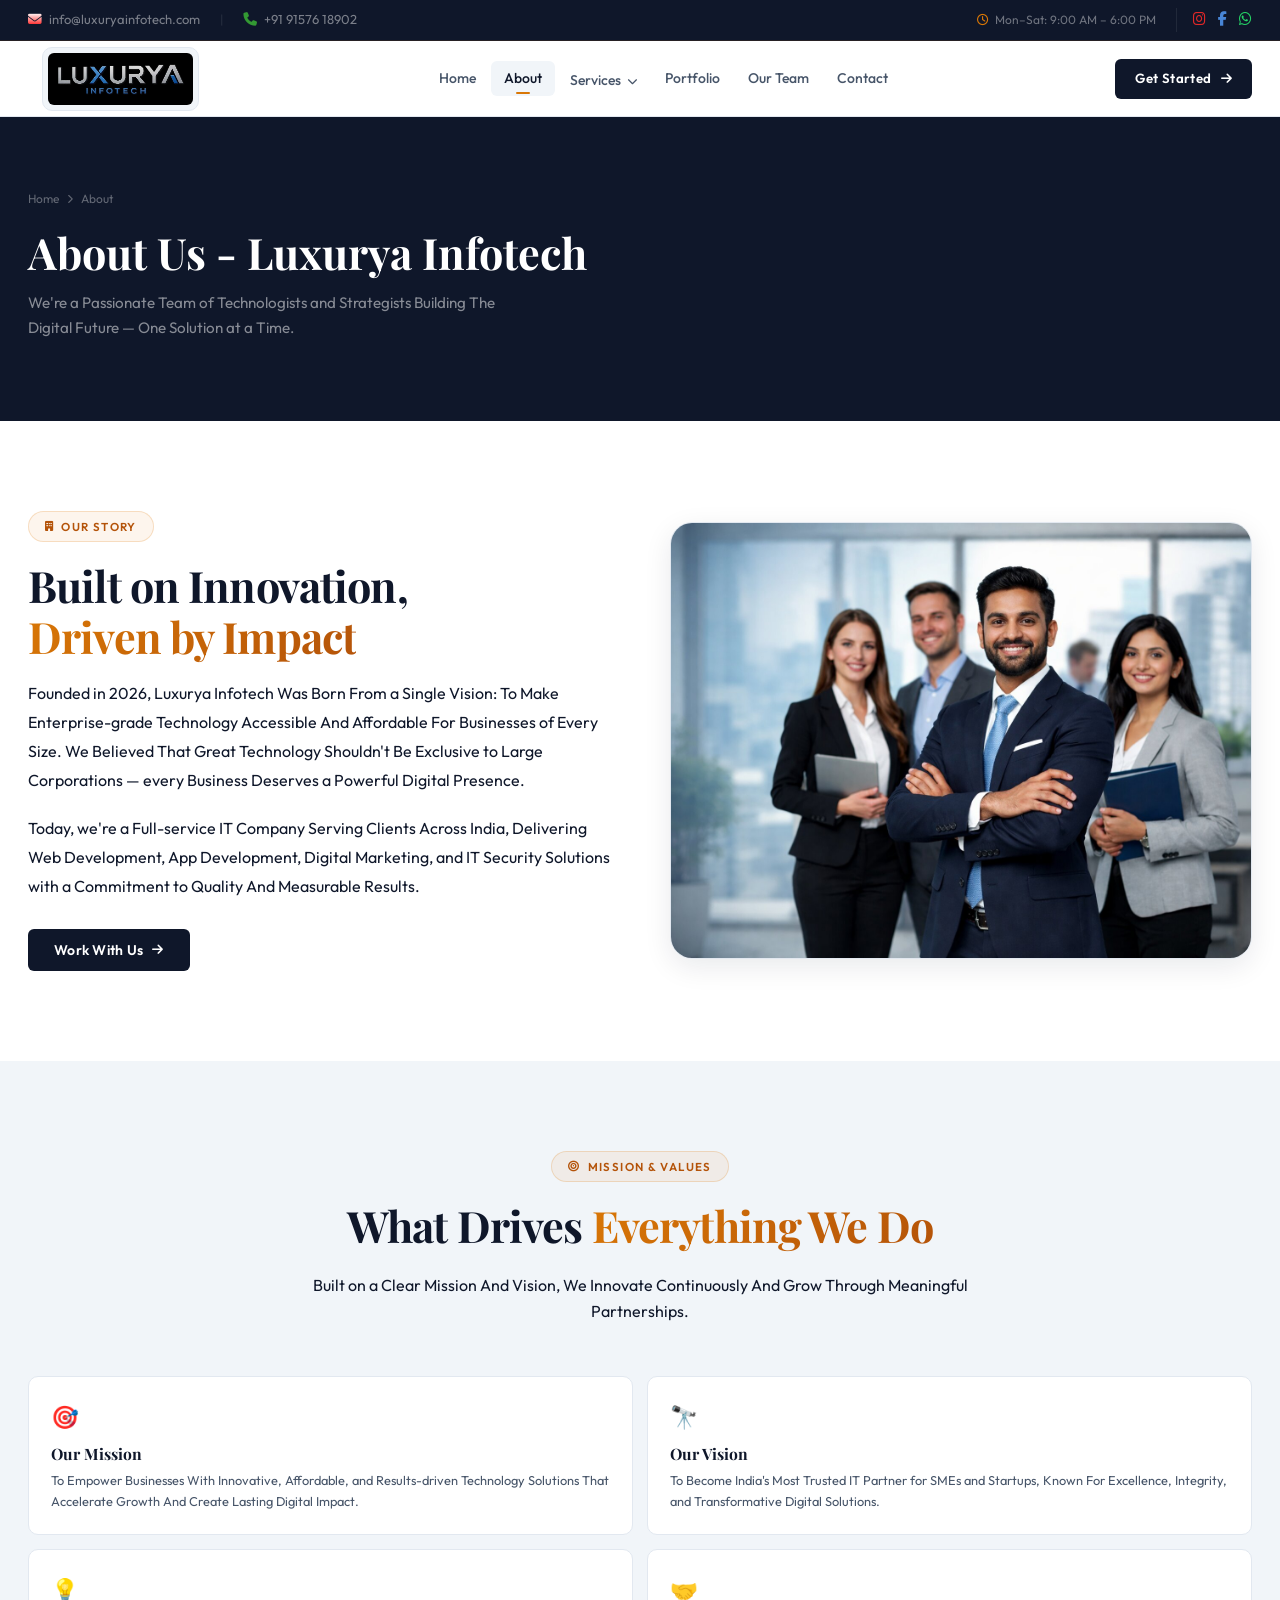
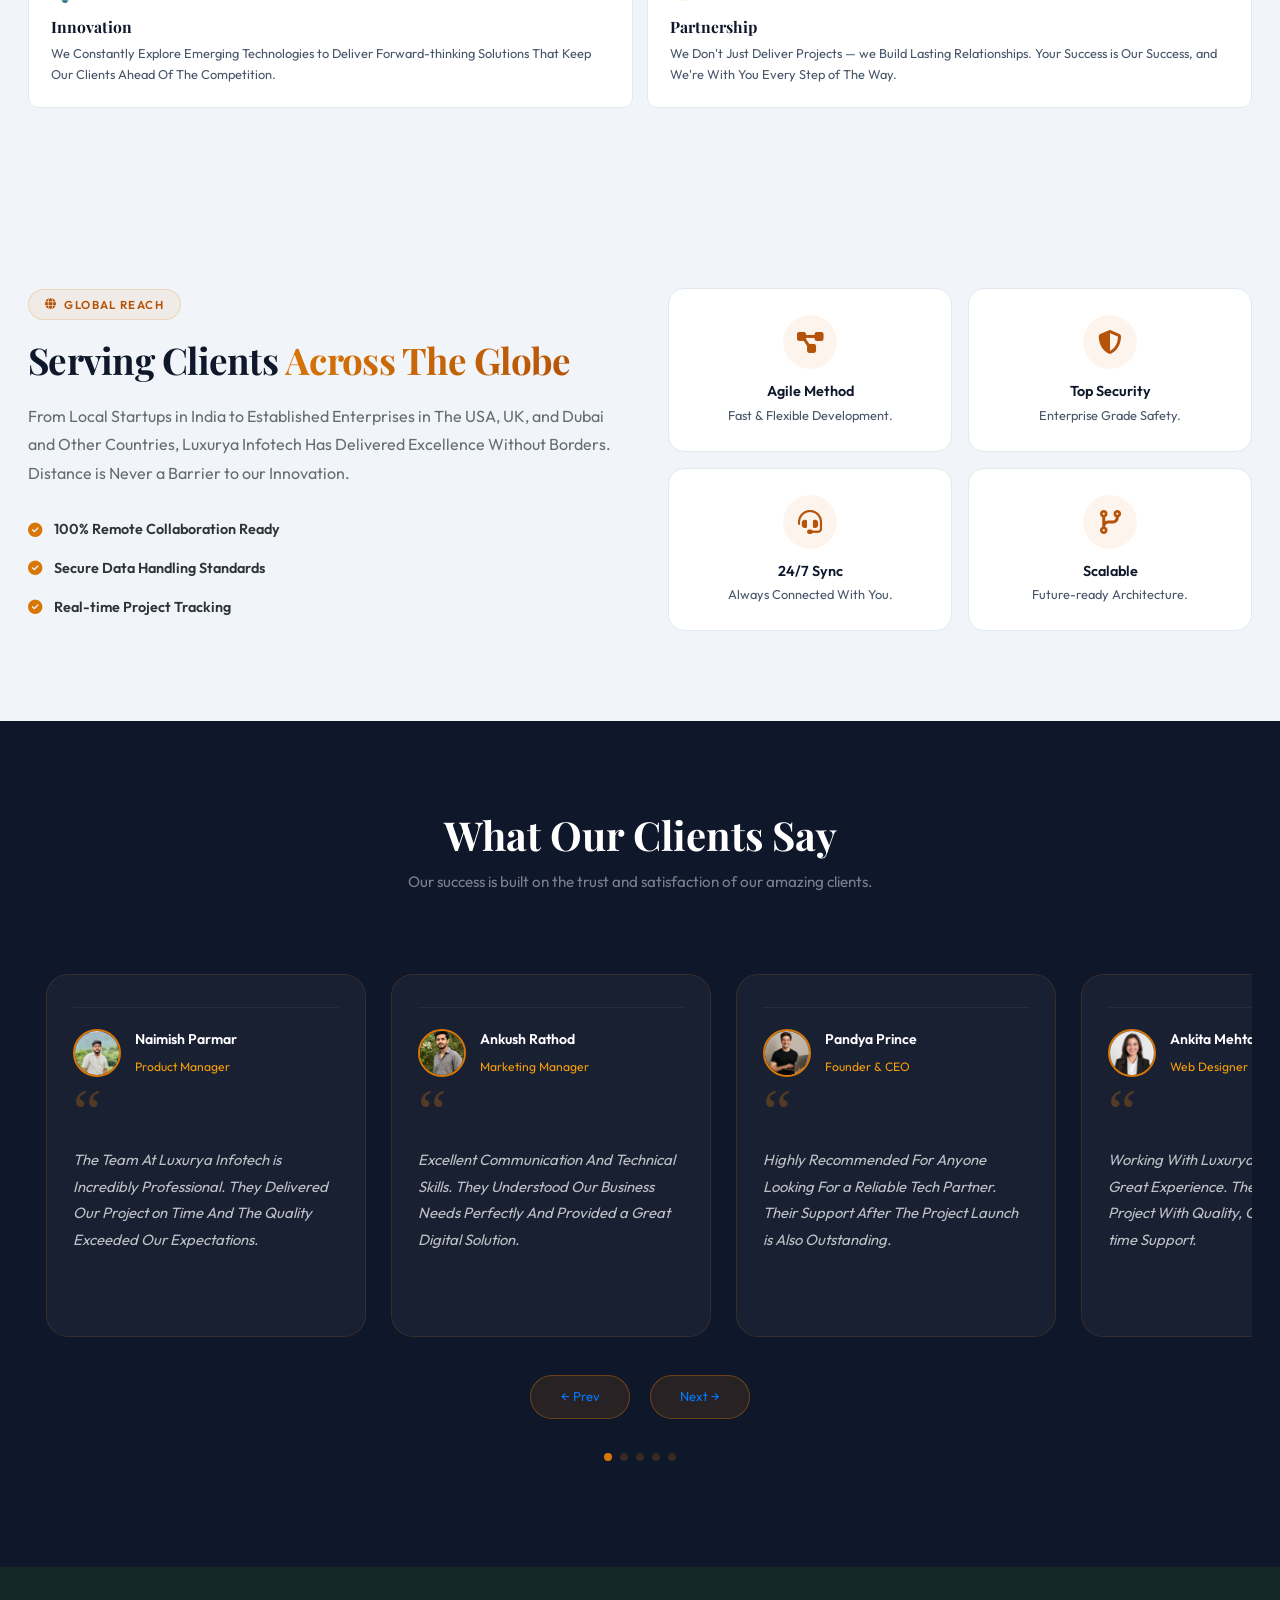
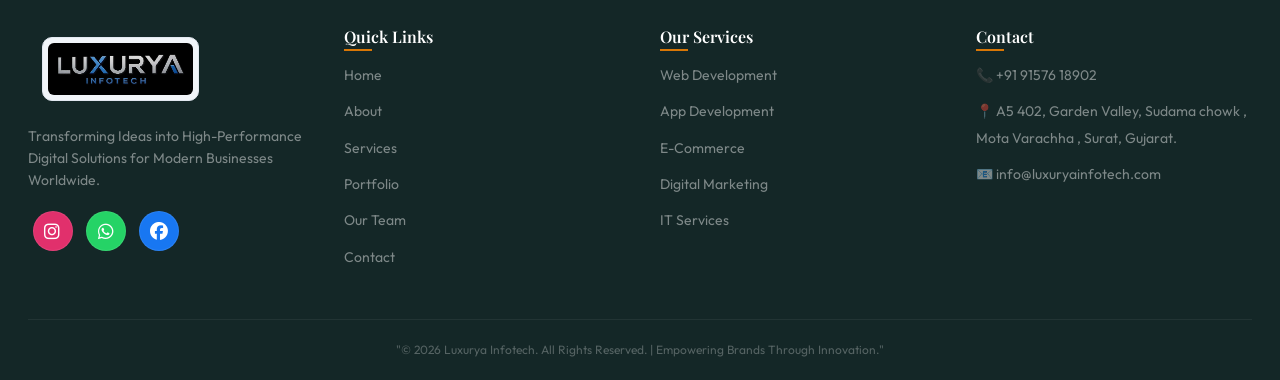
<file: about.html>
<!doctype html>
<html lang="en">
  <head>
    <meta charset="UTF-8" />
    <meta name="viewport" content="width=device-width, initial-scale=1.0" />

    <title>About | Luxurya Infotech</title>

    <meta
      name="description"
      content="Luxurya Infotech is a leading web development company in Surat offering For A New Project, mobile apps, UI/UX design, and digital marketing services across India."
    />
    <meta
      name="keywords"
      content="Luxurya Infotech, web development company Surat, MERN stack developer India, app development company, digital marketing services India"
    />
    <meta name="robots" content="index, follow" />
    <meta name="author" content="Luxurya Infotech" />
    <link rel="canonical" href="https://www.luxuryainfotech.com/" />

    <!-- Favicon (use your own domain) -->
    <link
      rel="icon"
      type="image/jpg"
      href="https://www.luxuryainfotech.com/images/logo.jpg"
    />

    <!-- Theme -->
    <meta name="theme-color" content="#0f172a" />

    <!-- Open Graph -->
    <meta property="og:site_name" content="Luxurya Infotech" />
    <meta property="og:type" content="website" />
    <meta property="og:url" content="https://www.luxuryainfotech.com/" />
    <meta
      property="og:image"
      content="https://www.luxuryainfotech.com/images/logo.jpg"
    />
    <meta
      property="og:image"
      content="https://www.luxuryainfotech.com/images/og-banner.jpg"
    />
    <meta
      property="og:title"
      content="Best Web Development Company in Surat | Luxurya Infotech"
    />
    <meta
      property="og:description"
      content="Professional web development, app development & digital marketing services to grow your business."
    />
    <meta
      property="og:image"
      content="https://www.luxuryainfotech.com/images/logo.jpg"
    />

    <!-- Twitter -->
    <meta name="twitter:card" content="summary_large_image" />
    <meta
      name="twitter:title"
      content="Luxurya Infotech - IT Solutions Company"
    />
    <meta
      name="twitter:description"
      content="Grow your business with modern web & app solutions."
    />
    <meta
      name="twitter:image"
      content="https://www.luxuryainfotech.com/images/logo.jpg"
    />

    <!-- Local SEO -->
    <meta name="geo.region" content="IN-GJ" />
    <meta name="geo.placename" content="Surat" />
    <meta name="geo.position" content="21.1702;72.8311" />
    <meta name="ICBM" content="21.1702, 72.8311" />

    <!-- Fonts & CSS -->
    <link rel="preconnect" href="https://fonts.googleapis.com" />
    <link rel="preconnect" href="https://fonts.gstatic.com" crossorigin />
    <link
      href="https://fonts.googleapis.com/css2?family=Plus+Jakarta+Sans:wght@300;400;500;600;700&display=swap"
      rel="stylesheet"
    />
    <link
      rel="stylesheet"
      href="https://cdn.jsdelivr.net/npm/swiper@11/swiper-bundle.min.css"
    />
    <link
      rel="stylesheet"
      href="https://cdnjs.cloudflare.com/ajax/libs/font-awesome/6.5.0/css/all.min.css"
    />
    <script src="https://cdn.jsdelivr.net/npm/swiper@11/swiper-bundle.min.js"></script>
    <!-- Google tag (gtag.js) -->
    <script
      async
      src="https://www.googletagmanager.com/gtag/js?id=G-0WK9GT3Q1Q"
    ></script>
    <link rel="stylesheet" href="style.css" />
  </head>

  <body>
    <!-- TOP BAR -->
    <div class="top-bar">
      <div class="container">
        <div class="top-bar-inner">
          <div class="top-info">
            <a href="mailto:info@luxuryainfotech.com"
              ><i
                style="
                  background: linear-gradient(white, red);
                  -webkit-background-clip: text;
                  background-clip: text;
                  -webkit-text-fill-color: transparent;
                "
                class="fas fa-envelope"
              ></i>
              info@luxuryainfotech.com</a
            >
            <span class="separator">|</span>
            <a href="tel:+919274356862"
              ><i
                class="fas fa-phone-alt"
                style="transform: scaleX(-1); color: #339933"
              ></i>
              +91 91576 18902</a
            >
          </div>
          <div class="top-right">
            <span class="work-hours"
              ><i class="far fa-clock"></i> Mon–Sat: 9:00 AM – 6:00 PM</span
            >
            <div class="top-socials">
              <a href="https://www.instagram.com/luxuryainfotech/"
                ><i style="color: rgb(225, 40, 40)" class="fab fa-instagram"></i
              ></a>
              <a href="https://www.facebook.com/profile.php?id=61570994831835"
                ><i style="color: #4886d7" class="fab fa-facebook-f"></i
              ></a>
              <a href="https://wa.me/919274356862"
                ><i style="color: #25d366" class="fab fa-whatsapp"></i
              ></a>
            </div>
          </div>
        </div>
      </div>
    </div>

    <!-- NAVBAR -->
    <nav id="navbar">
      <div class="container">
        <div class="nav-inner">
          <a class="nav-logo" href="index.html">
            <div class="logo-mark">
              <img src="images/logo.jpg" alt="Luxurya Infotech" />
            </div>
          </a>
          <div class="nav-links">
            <a class="nav-link" href="index.html" data-page="home">Home</a>
            <a class="nav-link" href="about.html" data-page="about">About</a>
            <div class="nav-dropdown">
              <a class="nav-link" href="services.html" data-page="services"
                >Services
                <i
                  class="fas fa-chevron-down"
                  style="font-size: 0.65rem; margin-left: 3px"
                ></i
              ></a>
              <div class="nav-dropdown-menu">
                <div
                  class="dropdown-item"
                  onclick="location.href = 'services.html#web'"
                >
                  <i class="fas fa-globe"></i> Web Development
                </div>
                <div
                  class="dropdown-item"
                  onclick="location.href = 'services.html#app'"
                >
                  <i class="fas fa-mobile-alt"></i> App Development
                </div>
                <div
                  class="dropdown-item"
                  onclick="location.href = 'services.html#ecommerce'"
                >
                  <i class="fas fa-shopping-cart"></i> E-Commerce Systems
                </div>
                <div
                  class="dropdown-item"
                  onclick="location.href = 'services.html#digital'"
                >
                  <i class="fas fa-chart-line"></i> Digital Marketing & SEO
                </div>
                <div
                  class="dropdown-item"
                  onclick="location.href = 'services.html#it'"
                >
                  <i class="fas fa-shield-alt"></i> IT Support & Security
                </div>
              </div>
            </div>
            <a class="nav-link" href="portfolio.html" data-page="portfolio"
              >Portfolio</a
            >
            <a class="nav-link" href="team.html" data-page="team">Our Team</a>
            <a class="nav-link" href="contact.html" data-page="contact"
              >Contact</a
            >
          </div>
          <a class="btn btn-primary nav-cta" href="contact.html"
            >Get Started <i class="fas fa-arrow-right"></i
          ></a>
          <button class="hamburger" aria-label="Menu">
            <span></span><span></span><span></span>
          </button>
        </div>
      </div>
    </nav>
    <div class="mobile-menu" id="mobileMenu">
      <a class="mobile-nav-link" href="index.html"
        ><i class="fas fa-home" style="color: #61dafb"></i> Home</a
      >
      <a class="mobile-nav-link" href="about.html"
        ><i class="fas fa-user" style="color: #61dafb"></i> About</a
      >
      <a class="mobile-nav-link" href="services.html"
        ><i class="fas fa-cogs" style="color: #61dafb"></i> Services</a
      >
      <a class="mobile-nav-link" href="portfolio.html"
        ><i class="fas fa-briefcase" style="color: #61dafb"></i> Portfolio</a
      >
      <a class="mobile-nav-link" href="team.html"
        ><i class="fas fa-users" style="color: #61dafb"></i> Our Team</a
      >
      <a class="mobile-nav-link" href="contact.html"
        ><i class="fas fa-envelope" style="color: #61dafb"></i> Contact</a
      >
    </div>

    <section class="page-hero">
      <div class="page-hero-bg"></div>
      <div class="container">
        <div class="breadcrumb">
          <span onclick="showPage('home')"><a href="index.html">Home</a></span
          ><i class="fas fa-chevron-right"></i><span>About</span>
        </div>
        <h1>About Us - Luxurya Infotech</h1>
        <p>
          We're a Passionate Team of Technologists and Strategists Building The
          Digital Future — One Solution at a Time.
        </p>
      </div>
    </section>

    <section class="section">
      <div class="container">
        <div class="about-intro">
          <div class="fade-in">
            <div class="eyebrow"><i class="fas fa-building"></i> Our Story</div>
            <h2 class="section-title">
              Built on Innovation,<br /><span class="hl">Driven by Impact</span>
            </h2>
            <p
              style="color: var(--text2); line-height: 1.8; margin-bottom: 20px"
            >
              Founded in 2026, Luxurya Infotech Was Born From a Single Vision:
              To Make Enterprise-grade Technology Accessible And Affordable For
              Businesses of Every Size. We Believed That Great Technology
              Shouldn't Be Exclusive to Large Corporations — every Business
              Deserves a Powerful Digital Presence.
            </p>
            <p style="color: var(--text2); line-height: 1.8">
              Today, we're a Full-service IT Company Serving Clients Across
              India, Delivering Web Development, App Development, Digital
              Marketing, and IT Security Solutions with a Commitment to Quality
              And Measurable Results.
            </p>
            <a href="contact.html"
              ><button
                class="btn btn-primary"
                style="margin-top: 28px"
                onclick="showPage('contact')"
              >
                Work With Us <i class="fas fa-arrow-right"></i></button
            ></a>
          </div>
          <div class="fade-in">
            <div class="about-intro-img">
              <div class="placeholder-art">
                <img src="images/about-us.jpg" alt="text" />
              </div>
            </div>
          </div>
        </div>
      </div>
    </section>

    <!-- Mission & Values -->
    <section class="section section-alt">
      <div class="container">
        <div class="section-header centered fade-in">
          <div class="eyebrow">
            <i class="fas fa-bullseye"></i>Mission & Values
          </div>
          <h2 class="section-title">
            What Drives <span class="hl">Everything We Do</span>
          </h2>
          <p style="max-width: 700px; margin: 20px auto">
            Built on a Clear Mission And Vision, We Innovate Continuously And
            Grow Through Meaningful Partnerships.
          </p>
        </div>
        <div class="about-values fade-in">
          <div class="mv-card">
            <div class="mv-icon">🎯</div>
            <h3>Our Mission</h3>
            <p>
              To Empower Businesses With Innovative, Affordable, and
              Results-driven Technology Solutions That Accelerate Growth And
              Create Lasting Digital Impact.
            </p>
          </div>
          <div class="mv-card">
            <div class="mv-icon">🔭</div>
            <h3>Our Vision</h3>
            <p>
              To Become India's Most Trusted IT Partner for SMEs and Startups,
              Known For Excellence, Integrity, and Transformative Digital
              Solutions.
            </p>
          </div>
          <div class="mv-card">
            <div class="mv-icon">💡</div>
            <h3>Innovation</h3>
            <p>
              We Constantly Explore Emerging Technologies to Deliver
              Forward-thinking Solutions That Keep Our Clients Ahead Of The
              Competition.
            </p>
          </div>
          <div class="mv-card">
            <div class="mv-icon">🤝</div>
            <h3>Partnership</h3>
            <p>
              We Don't Just Deliver Projects — we Build Lasting Relationships.
              Your Success is Our Success, and We're With You Every Step of The
              Way.
            </p>
          </div>
        </div>
      </div>
    </section>

    <section class="section section-alt section-global" style="padding: 90px 0">
      <div class="container">
        <div class="global-flex">
          <div class="global-content fade-in">
            <div class="eyebrow"><i class="fas fa-globe"></i> Global Reach</div>
            <h2 class="section-title">
              Serving Clients <span class="hl">Across The Globe</span>
            </h2>
            <p style="color: #636e72; line-height: 1.8; margin-top: 20px">
              From Local Startups in India to Established Enterprises in The
              USA, UK, and Dubai and Other Countries, Luxurya Infotech Has
              Delivered Excellence Without Borders. Distance is Never a Barrier
              to our Innovation.
            </p>

            <ul
              class="success-list"
              style="list-style: none; padding: 0; margin-top: 30px"
            >
              <li
                style="
                  margin-bottom: 15px;
                  display: flex;
                  align-items: center;
                  gap: 12px;
                  color: #2d3436;
                  font-weight: 600;
                "
              >
                <i class="fas fa-check-circle"></i> 100% Remote Collaboration
                Ready
              </li>
              <li
                style="
                  margin-bottom: 15px;
                  display: flex;
                  align-items: center;
                  gap: 12px;
                  color: #2d3436;
                  font-weight: 600;
                "
              >
                <i class="fas fa-check-circle"></i> Secure Data Handling
                Standards
              </li>
              <li
                style="
                  display: flex;
                  align-items: center;
                  gap: 12px;
                  color: #2d3436;
                  font-weight: 600;
                "
              >
                <i class="fas fa-check-circle"></i> Real-time Project Tracking
              </li>
            </ul>
          </div>

          <div class="global-cards fade-in">
            <div class="mini-stat-card">
              <i class="fas fa-project-diagram"></i>
              <h4>Agile Method</h4>
              <p>Fast & Flexible Development.</p>
            </div>

            <div class="mini-stat-card">
              <i class="fas fa-shield-alt"></i>
              <h4>Top Security</h4>
              <p>Enterprise Grade Safety.</p>
            </div>

            <div class="mini-stat-card">
              <i class="fas fa-headset"></i>
              <h4>24/7 Sync</h4>
              <p>Always Connected With You.</p>
            </div>

            <div class="mini-stat-card">
              <i class="fas fa-code-branch"></i>
              <h4>Scalable</h4>
              <p>Future-ready Architecture.</p>
            </div>
          </div>
        </div>
      </div>
    </section>

    <!-- CLIENT SECTION -->
    <section class="testimonial-section">
      <div class="container">
        <div class="section-header">
          <h2>What Our Clients Say</h2>
          <p>
            Our success is built on the trust and satisfaction of our amazing
            clients.
          </p>
        </div>

        <div class="swiper testimonial-swiper">
          <div class="swiper-wrapper">
            <div class="swiper-slide">
              <div class="testimonial-card">
                <div class="client-info">
                  <img
                    src="images/naimish-img-1.jpg"
                    alt="Naimish Parmar"
                    class="client-img"
                  />
                  <div class="client-details">
                    <span class="client-name">Naimish Parmar</span>
                    <span class="client-role">Product Manager</span>
                  </div>
                </div>
                <div class="quote-icon">“</div>
                <p class="review-text">
                  The Team At Luxurya Infotech is Incredibly Professional. They
                  Delivered Our Project on Time And The Quality Exceeded Our
                  Expectations.
                </p>
              </div>
            </div>

            <div class="swiper-slide">
              <div class="testimonial-card">
                <div class="client-info">
                  <img
                    src="images/ankush-img-1.jpg"
                    alt="Ankush Rathod"
                    class="client-img"
                  />
                  <div class="client-details">
                    <span class="client-name">Ankush Rathod</span>
                    <span class="client-role">Marketing Manager</span>
                  </div>
                </div>
                <div class="quote-icon">“</div>
                <p class="review-text">
                  Excellent Communication And Technical Skills. They Understood
                  Our Business Needs Perfectly And Provided a Great Digital
                  Solution.
                </p>
              </div>
            </div>

            <div class="swiper-slide">
              <div class="testimonial-card">
                <div class="client-info">
                  <img
                    src="images/prince-img-1.jpg"
                    alt="Prince Pandya"
                    class="client-img"
                  />
                  <div class="client-details">
                    <span class="client-name">Pandya Prince</span>
                    <span class="client-role">Founder & CEO</span>
                  </div>
                </div>
                <div class="quote-icon">“</div>
                <p class="review-text">
                  Highly Recommended For Anyone Looking For a Reliable Tech
                  Partner. Their Support After The Project Launch is Also
                  Outstanding.
                </p>
              </div>
            </div>

            <div class="swiper-slide">
              <div class="testimonial-card">
                <div class="client-info">
                  <img
                    src="images/ankita-img-1.jpg"
                    alt="Ankita Mehta"
                    class="client-img"
                  />
                  <div class="client-details">
                    <span class="client-name">Ankita Mehta</span>
                    <span class="client-role">Web Designer</span>
                  </div>
                </div>
                <div class="quote-icon">“</div>
                <p class="review-text">
                  Working With Luxurya Infotech Was a Great Experience. They
                  Delivered My Project With Quality, Creativity, and On-time
                  Support.
                </p>
              </div>
            </div>
            <div class="swiper-slide">
              <div class="testimonial-card">
                <div class="client-info">
                  <img
                    src="images/drashti-img-1.jpg"
                    alt="drashti trivedi"
                    class="client-img"
                  />
                  <div class="client-details">
                    <span class="client-name">Drashti Trivedi</span>
                    <span class="client-role">Jewelry Designer</span>
                  </div>
                </div>
                <div class="quote-icon">“</div>
                <p class="review-text">
                  Great Experience With Luxurya Infotech! They Delivered a
                  Modern, High-quality Website and Provided Excellent Support.
                  Highly Recommended.
                </p>
              </div>
            </div>
          </div>

          <div class="swiper-nav-wrapper">
            <div class="swiper-button-prev">← Prev</div>
            <div class="swiper-button-next">Next →</div>
          </div>
          <div class="swiper-pagination"></div>
        </div>
      </div>
    </section>

    <footer>
      <div class="container">
        <div class="footer-grid">
          <div class="footer-brand">
            <a class="nav-logo" href="index.html">
                <div class="logo-mark">
                  <img src="images/logo.jpg" alt="Luxurya Infotech" />
                </div>
              </a>
            <p>
               Transforming Ideas into High-Performance Digital Solutions for Modern Businesses Worldwide.
            </p>
            <div class="footer-social">
              <a
                href="https://www.instagram.com/luxuryainfotech"
                style="
                  display: inline-block;
                  width: 40px;
                  height: 40px;
                  line-height: 40px;
                  text-align: center;
                  border-radius: 50%;
                  background: #e1306c;
                  color: white;
                  margin: 5px;
                  font-size: 18px;
                "
              >
                <i style="margin-right:2px;" class="fab fa-instagram"></i>
              </a>

              <a
                href="https://wa.me/919157618902"
                style="
                  display: inline-block;
                  width: 40px;
                  height: 40px;
                  line-height: 40px;
                  text-align: center;
                  border-radius: 50%;
                  background: #25d366;
                  color: white;
                  margin: 5px;
                  font-size: 18px;
                "
              >
                <i class="fab fa-whatsapp"></i>
              </a>

              <a
                href="https://www.facebook.com/profile.php?id=61570994831835"
                style="
                  display: inline-block;
                  width: 40px;
                  height: 40px;
                  line-height: 40px;
                  text-align: center;
                  border-radius: 50%;
                  background: #1877f2;
                  color: white;
                  margin: 5px;
                  font-size: 18px;
                "
              >
                <i class="fab fa-facebook"></i>
              </a>
            </div>
          </div>
          <div class="footer-col">
            <h4>Quick Links</h4>
            <ul>
              <li>
                <span onclick="showPage('home')"
                  ><a href="index.html">Home</a></span
                >
              </li>
              <li>
                <span onclick="showPage('about')"
                  ><a href="about.html">About</a></span
                >
              </li>
              <li>
                <span onclick="showPage('services')"
                  ><a href="services.html">Services</a></span
                >
              </li>
              <li>
                <span onclick="showPage('portfolio')"
                  ><a href="portfolio.html">Portfolio</a></span
                >
              </li>
              <li>
                <span onclick="showPage('team')"
                  ><a href="team.html">Our Team</a></span
                >
              </li>
              <li>
                <span onclick="showPage('contact')"
                  ><a href="contact.html">Contact</a></span
                >
              </li>
            </ul>
          </div>
          <div class="footer-col">
            <h4>Our Services</h4>
            <ul>
              <li>
                <span onclick="showServiceDetail('web')"
                  ><a href="services.html#web">Web Development</a></span
                >
              </li>
              <li>
                <span onclick="showServiceDetail('app')"
                  ><a href="services.html#app">App Development</a></span
                >
              </li>
              <li>
                <span onclick="showServiceDetail('ecommerce')"
                  ><a href="services.html#ecommerce">E-Commerce</a></span
                >
              </li>
              <li>
                <span onclick="showServiceDetail('digital')"
                  ><a href="services.html#digital">Digital Marketing</a></span
                >
              </li>
              <li>
                <span onclick="showServiceDetail('it')"
                  ><a href="services.html#it">IT Services</a></span
                >
              </li>
            </ul>
          </div>
          <div class="footer-col">
            <h4>Contact</h4>
            <ul>
              <li>
                <span><a href="tel:+919274356862">📞 +91 91576 18902</a></span>
              </li>
              <li>
                <span
                  >📍 A5 402, Garden Valley, Sudama chowk , Mota Varachha ,
                  Surat, Gujarat.</span
                >
              </li>
              <li>
                <span
                  ><a href="mailto:info@luxuryainfotech.com"
                    >📧 info@luxuryainfotech.com</a
                  ></span
                >
              </li>
            </ul>
          </div>
        </div>
        <div class="footer-bottom">
          "© 2026 Luxurya Infotech. All Rights Reserved. | Empowering Brands
          Through Innovation."
        </div>
      </div>
    </footer>

    <script src="https://cdn.jsdelivr.net/npm/swiper@11/swiper-bundle.min.js"></script>
    <script src="script.js"></script>
  </body>
</html>
</file>
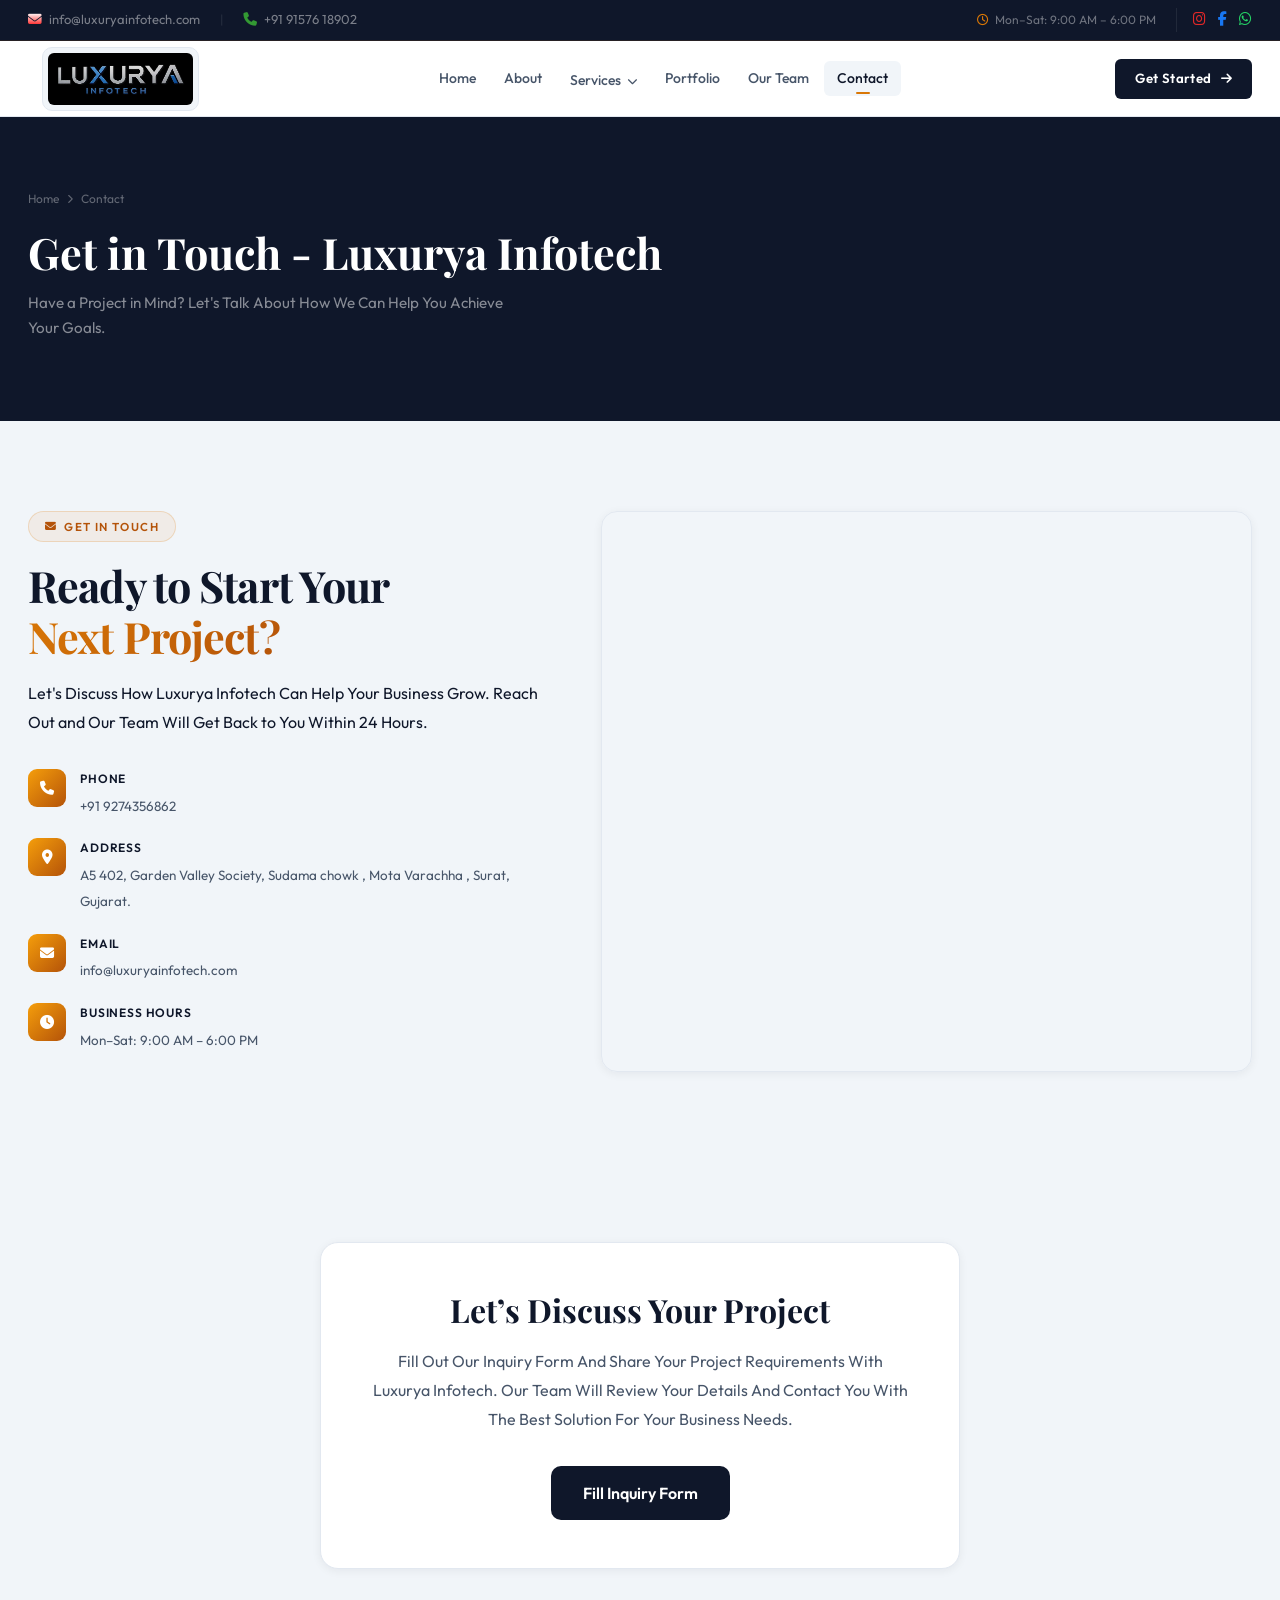
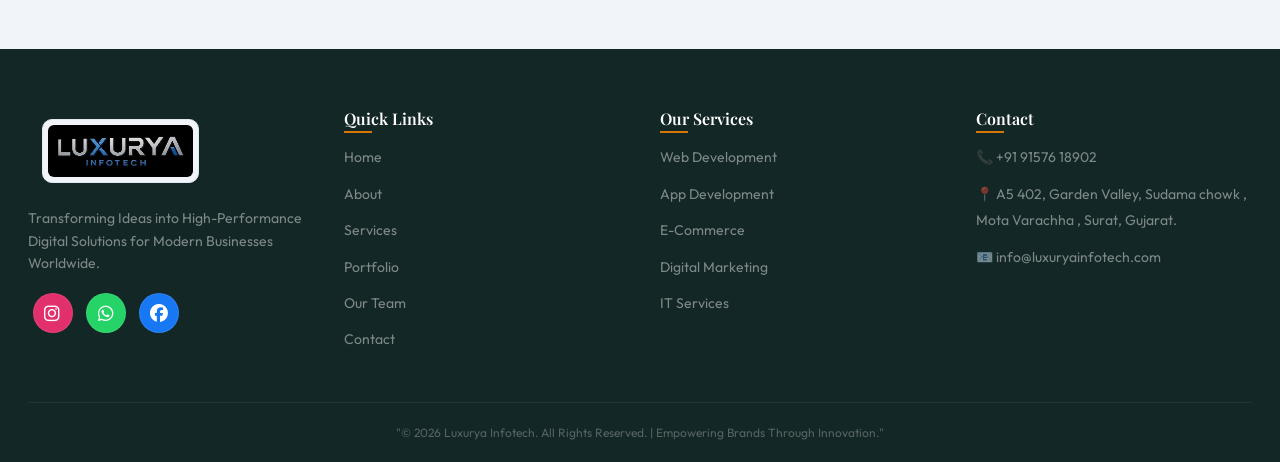
<file: contact.html>
<!doctype html>
<html lang="en">
  <head>
    <meta charset="UTF-8" />
    <meta name="viewport" content="width=device-width, initial-scale=1.0" />

    <title>Contact | Luxurya Infotech</title>

    <meta
      name="description"
      content="Luxurya Infotech is a leading web development company in Surat offering For A New Project, mobile apps, UI/UX design, and digital marketing services across India."
    />
    <meta
      name="keywords"
      content="Luxurya Infotech, web development company Surat, MERN stack development India, app development company, digital marketing services India"
    />
    <meta name="robots" content="index, follow" />
    <meta name="author" content="Luxurya Infotech" />
    <link rel="canonical" href="https://www.luxuryainfotech.com/" />

    <!-- Favicon (use your own domain) -->
    <link
      rel="icon"
      type="image/jpg"
      href="https://www.luxuryainfotech.com/images/logo.jpg"
    />

    <!-- Theme -->
    <meta name="theme-color" content="#0f172a" />

    <!-- Open Graph -->
    <meta property="og:site_name" content="Luxurya Infotech" />
    <meta property="og:type" content="website" />
    <meta property="og:url" content="https://www.luxuryainfotech.com/" />
    <meta
      property="og:image"
      content="https://www.luxuryainfotech.com/images/logo.jpg"
    />
    <meta
      property="og:image"
      content="https://www.luxuryainfotech.com/images/og-banner.jpg"
    />
    <meta
      property="og:title"
      content="Best Web Development Company in Surat | Luxurya Infotech"
    />
    <meta
      property="og:description"
      content="Professional web development, app development & digital marketing services to grow your business."
    />
    <meta
      property="og:image"
      content="https://www.luxuryainfotech.com/images/logo.jpg"
    />

    <!-- Twitter -->
    <meta name="twitter:card" content="summary_large_image" />
    <meta
      name="twitter:title"
      content="Luxurya Infotech - IT Solutions Company"
    />
    <meta
      name="twitter:description"
      content="Grow your business with modern web & app solutions."
    />
    <meta
      name="twitter:image"
      content="https://www.luxuryainfotech.com/images/logo.jpg"
    />

    <!-- Local SEO -->
    <meta name="geo.region" content="IN-GJ" />
    <meta name="geo.placename" content="Surat" />
    <meta name="geo.position" content="21.1702;72.8311" />
    <meta name="ICBM" content="21.1702, 72.8311" />

    <!-- Fonts & CSS -->
    <link rel="preconnect" href="https://fonts.googleapis.com" />
    <link rel="preconnect" href="https://fonts.gstatic.com" crossorigin />
    <link
      href="https://fonts.googleapis.com/css2?family=Plus+Jakarta+Sans:wght@300;400;500;600;700&display=swap"
      rel="stylesheet"
    />
    <link
      rel="stylesheet"
      href="https://cdn.jsdelivr.net/npm/swiper@11/swiper-bundle.min.css"
    />
    <link
      rel="stylesheet"
      href="https://cdnjs.cloudflare.com/ajax/libs/font-awesome/6.5.0/css/all.min.css"
    />
    <script src="https://cdn.jsdelivr.net/npm/swiper@11/swiper-bundle.min.js"></script>
    <!-- Google tag (gtag.js) -->
    <script
      async
      src="https://www.googletagmanager.com/gtag/js?id=G-0WK9GT3Q1Q"
    ></script>
    <link rel="stylesheet" href="style.css" />
  </head>

  <body>
    <!-- TOP BAR -->
    <div class="top-bar">
      <div class="container">
        <div class="top-bar-inner">
          <div class="top-info">
            <a href="mailto:info@luxuryainfotech.com"
              ><i
                style="
                  background: linear-gradient(white, red);
                  -webkit-background-clip: text;
                  background-clip: text;
                  -webkit-text-fill-color: transparent;
                "
                class="fas fa-envelope"
              ></i>
              info@luxuryainfotech.com</a
            >
            <span class="separator">|</span>
            <a href="tel:+919274356862"
              ><i
                class="fas fa-phone-alt"
                style="transform: scaleX(-1); color: #339933"
              ></i>
              +91 91576 18902</a
            >
          </div>
          <div class="top-right">
            <span class="work-hours"
              ><i class="far fa-clock"></i> Mon–Sat: 9:00 AM – 6:00 PM</span
            >
            <div class="top-socials">
              <a href="https://www.instagram.com/luxuryainfotech/"
                ><i style="color: rgb(225, 40, 40)" class="fab fa-instagram"></i
              ></a>
              <a href="https://www.facebook.com/luxuryainfotech"
                ><i style="color: #1877f2" class="fab fa-facebook-f"></i
              ></a>
              <a href="https://wa.me/919274356862"
                ><i style="color: #25d366" class="fab fa-whatsapp"></i
              ></a>
            </div>
          </div>
        </div>
      </div>
    </div>

    <!-- NAVBAR -->
    <nav id="navbar">
      <div class="container">
        <div class="nav-inner">
          <a class="nav-logo" href="index.html">
            <div class="logo-mark">
              <img src="images/logo.jpg" alt="Luxurya Infotech" />
            </div>
          </a>
          <div class="nav-links">
            <a class="nav-link" href="index.html" data-page="home">Home</a>
            <a class="nav-link" href="about.html" data-page="about">About</a>
            <div class="nav-dropdown">
              <a class="nav-link" href="services.html" data-page="services"
                >Services
                <i
                  class="fas fa-chevron-down"
                  style="font-size: 0.65rem; margin-left: 3px"
                ></i
              ></a>
              <div class="nav-dropdown-menu">
                <div
                  class="dropdown-item"
                  onclick="location.href = 'services.html#web'"
                >
                  <i class="fas fa-globe"></i> Web Development
                </div>
                <div
                  class="dropdown-item"
                  onclick="location.href = 'services.html#app'"
                >
                  <i class="fas fa-mobile-alt"></i> App Development
                </div>
                <div
                  class="dropdown-item"
                  onclick="location.href = 'services.html#ecommerce'"
                >
                  <i class="fas fa-shopping-cart"></i> E-Commerce Systems
                </div>
                <div
                  class="dropdown-item"
                  onclick="location.href = 'services.html#digital'"
                >
                  <i class="fas fa-chart-line"></i> Digital Marketing & SEO
                </div>
                <div
                  class="dropdown-item"
                  onclick="location.href = 'services.html#it'"
                >
                  <i class="fas fa-shield-alt"></i> IT Support & Security
                </div>
              </div>
            </div>
            <a class="nav-link" href="portfolio.html" data-page="portfolio"
              >Portfolio</a
            >
            <a class="nav-link" href="team.html" data-page="team">Our Team</a>
            <a class="nav-link active" href="contact.html" data-page="contact"
              >Contact</a
            >
          </div>
          <a class="btn btn-primary nav-cta" href="contact.html"
            >Get Started <i class="fas fa-arrow-right"></i
          ></a>
          <button class="hamburger" aria-label="Menu">
            <span></span><span></span><span></span>
          </button>
        </div>
      </div>
    </nav>
    <div class="mobile-menu" id="mobileMenu">
      <a class="mobile-nav-link" href="index.html"
        ><i class="fas fa-home" style="color: #61dafb"></i> Home</a
      >
      <a class="mobile-nav-link" href="about.html"
        ><i class="fas fa-user" style="color: #61dafb"></i> About</a
      >
      <a class="mobile-nav-link" href="services.html"
        ><i class="fas fa-cogs" style="color: #61dafb"></i> Services</a
      >
      <a class="mobile-nav-link" href="portfolio.html"
        ><i class="fas fa-briefcase" style="color: #61dafb"></i> Portfolio</a
      >
      <a class="mobile-nav-link" href="team.html"
        ><i class="fas fa-users" style="color: #61dafb"></i> Our Team</a
      >
      <a class="mobile-nav-link" href="contact.html"
        ><i class="fas fa-envelope" style="color: #61dafb"></i> Contact</a
      >
    </div>

    <!-- ============================
     CONTACT PAGE
     ============================ -->
    <section class="page-hero">
      <div class="page-hero-bg"></div>
      <div class="container">
        <div class="breadcrumb">
          <span onclick="showPage('home')"><a href="index.html">Home</a></span
          ><i class="fas fa-chevron-right"></i><span>Contact</span>
        </div>
        <h1>Get in Touch - Luxurya Infotech</h1>
        <p>
          Have a Project in Mind? Let's Talk About How We Can Help You Achieve
          Your Goals.
        </p>
      </div>
    </section>
    <section class="section contact-section section-alt">
      <div class="container">
        <div class="contact-grid">
          <!-- LEFT SIDE -->
          <div class="contact-left fade-in">
            <div class="eyebrow">
              <i class="fas fa-envelope"></i> Get in Touch
            </div>
            <h2 class="section-title">
              Ready to Start Your<br />
              <span class="hl">Next Project?</span>
            </h2>
            <p
              style="color: var(--text2); margin-bottom: 32px; line-height: 1.8"
            >
              Let's Discuss How Luxurya Infotech Can Help Your Business Grow.
              Reach Out and Our Team Will Get Back to You Within 24 Hours.
            </p>
            <div class="contact-detail">
              <div class="cd-icon"><i class="fas fa-phone"></i></div>
              <div class="cd-text">
                <strong>Phone</strong>
                <span><a href="phone:+91 9274356862">+91 9274356862</a></span>
              </div>
            </div>
            <div class="contact-detail">
              <div class="cd-icon"><i class="fas fa-map-marker-alt"></i></div>
              <div class="cd-text">
                <strong>Address</strong>
                <span
                  >A5 402, Garden Valley Society, Sudama chowk , Mota Varachha ,
                  Surat, Gujarat.</span
                >
              </div>
            </div>
            <div class="contact-detail">
              <div class="cd-icon"><i class="fas fa-envelope"></i></div>
              <div class="cd-text">
                <strong>Email</strong>
                <span
                  ><a href="mailto:info@luxuryainfotech.com"
                    >info@luxuryainfotech.com</a
                  ></span
                >
              </div>
            </div>
            <div class="contact-detail">
              <div class="cd-icon"><i class="fas fa-clock"></i></div>
              <div class="cd-text">
                <strong>Business Hours</strong>
                <span>Mon–Sat: 9:00 AM – 6:00 PM</span>
              </div>
            </div>
          </div>
          <!-- RIGHT SIDE MAP -->
          <div class="contact-right">
            <div class="map-box">
              <iframe
                src="https://www.google.com/maps/embed?pb=!1m18!1m12!1m3!1d59495.33447753133!2d72.84654073957505!3d21.253314791338074!2m3!1f0!2f0!3f0!3m2!1i1024!2i768!4f13.1!3m3!1m2!1s0x3be04f4706deb373%3A0x4539a28ddd99dcbf!2sGarden%20Valley!5e0!3m2!1sen!2sin!4v1776528553760!5m2!1sen!2sin"
                width="600"
                height="450"
                style="border: 0"
                allowfullscreen=""
                loading="lazy"
                referrerpolicy="no-referrer-when-downgrade"
              ></iframe>
            </div>
          </div>
        </div>
      </div>
    </section>

    <section class="contact-form-section">
      <div class="form-card">
        <h2>Let’s Discuss Your Project</h2>

        <p>
          Fill Out Our Inquiry Form And Share Your Project Requirements With
          Luxurya Infotech. Our Team Will Review Your Details And Contact You
          With The Best Solution For Your Business Needs.
        </p>

        <a
          href="https://forms.gle/uFkbMGZD5NgvXK1f6"
          target="_blank"
          class="form-btn"
        >
          Fill Inquiry Form
        </a>
      </div>
    </section>
    <!-- <div class="container">
        <h2>Send Us a Message</h2>
        <form
          action="mailto:info@luxuryainfotech.com"
          method="post"
          enctype="text/plain"
          class="contact-form"
          autocomplete="on"
        >
          <input type="text" name="name" placeholder="Your Name" required />
          <input type="email" name="email" placeholder="Your Email" required />
          <input type="text" name="subject" placeholder="Subject" />
          <textarea
            name="message"
            rows="5"
            placeholder="Your Message"
            required
          ></textarea>
          <button type="submit">Send Message</button>
        </form>
      </div> -->

    <footer>
      <div class="container">
        <div class="footer-grid">
          <div class="footer-brand">
            <a class="nav-logo" href="index.html">
                <div class="logo-mark">
                  <img src="images/logo.jpg" alt="Luxurya Infotech" />
                </div>
              </a>
            <p>
               Transforming Ideas into High-Performance Digital Solutions for Modern Businesses Worldwide.
            </p>
            <div class="footer-social">
              <a
                href="https://www.instagram.com/luxuryainfotech/"
                style="
                  display: inline-block;
                  width: 40px;
                  height: 40px;
                  line-height: 40px;
                  text-align: center;
                  border-radius: 50%;
                  background: #e1306c;
                  color: white;
                  margin: 5px;
                  font-size: 18px;
                "
              >
                <i style="margin-right:2px;" class="fab fa-instagram"></i>
              </a>

              <a
                href="https://wa.me/919157618902"
                style="
                  display: inline-block;
                  width: 40px;
                  height: 40px;
                  line-height: 40px;
                  text-align: center;
                  border-radius: 50%;
                  background: #25d366;
                  color: white;
                  margin: 5px;
                  font-size: 18px;
                "
              >
                <i class="fab fa-whatsapp"></i>
              </a>

              <a
                href="https://www.facebook.com/profile.php?id=61570994831835"
                style="
                  display: inline-block;
                  width: 40px;
                  height: 40px;
                  line-height: 40px;
                  text-align: center;
                  border-radius: 50%;
                  background: #1877f2;
                  color: white;
                  margin: 5px;
                  font-size: 18px;
                "
              >
                <i class="fab fa-facebook"></i>
              </a>
            </div>
          </div>
          <div class="footer-col">
            <h4>Quick Links</h4>
            <ul>
              <li>
                <span onclick="showPage('home')">
                  <a href="index.html">Home</a></span
                >
              </li>
              <li>
                <span onclick="showPage('about')"
                  ><a href="about.html">About</a></span
                >
              </li>
              <li>
                <span onclick="showPage('services')"
                  ><a href="services.html">Services</a></span
                >
              </li>
              <li>
                <span onclick="showPage('portfolio')"
                  ><a href="portfolio.html">Portfolio</a></span
                >
              </li>
              <li>
                <span onclick="showPage('team')"
                  ><a href="team.html">Our Team</a></span
                >
              </li>
              <li>
                <span onclick="showPage('contact')"
                  ><a href="contact.html">Contact</a></span
                >
              </li>
            </ul>
          </div>
          <div class="footer-col">
            <h4>Our Services</h4>
            <ul>
              <li>
                <span onclick="showServiceDetail('web')"
                  ><a href="services.html#web">Web Development</a></span
                >
              </li>
              <li>
                <span onclick="showServiceDetail('app')"
                  ><a href="services.html#app">App Development</a></span
                >
              </li>
              <li>
                <span onclick="showServiceDetail('ecommerce')"
                  ><a href="services.html#ecommerce">E-Commerce</a></span
                >
              </li>
              <li>
                <span onclick="showServiceDetail('digital')"
                  ><a href="services.html#digital">Digital Marketing</a></span
                >
              </li>
              <li>
                <span onclick="showServiceDetail('it')"
                  ><a href="services.html#it">IT Services</a></span
                >
              </li>
            </ul>
          </div>
          <div class="footer-col">
            <h4>Contact</h4>
            <ul>
              <li>
                <span><a href="tel:+919274356862">📞 +91 91576 18902</a></span>
              </li>
              <li>
                <span
                  >📍 A5 402, Garden Valley, Sudama chowk , Mota Varachha ,
                  Surat, Gujarat.</span
                >
              </li>
              <li>
                <span
                  ><a href="mailto:info@luxuryainfotech.com"
                    >📧 info@luxuryainfotech.com</a
                  ></span
                >
              </li>
            </ul>
          </div>
        </div>
        <div class="footer-bottom">
          "© 2026 Luxurya Infotech. All Rights Reserved. | Empowering Brands
          Through Innovation."
        </div>
      </div>
    </footer>

    <script src="script.js"></script>
    <script>
      // Contact form submission feedback
      document
        .getElementById("contactForm")
        .addEventListener("submit", function (e) {
          const msg = document.getElementById("formMsg");
          // Show success (real submission handled by Formspree)
          setTimeout(() => {
            msg.innerHTML =
              "✅ Message sent successfully! We'll get back to you within 24 hours.";
            msg.style.display = "block";
            msg.style.color = "#15803d";
            msg.style.padding = "10px 16px";
            msg.style.background = "rgba(22,163,74,.08)";
            msg.style.borderRadius = "8px";
            msg.style.border = "1px solid rgba(22,163,74,.2)";
          }, 300);
        });
    </script>
  </body>
</html>
</file>
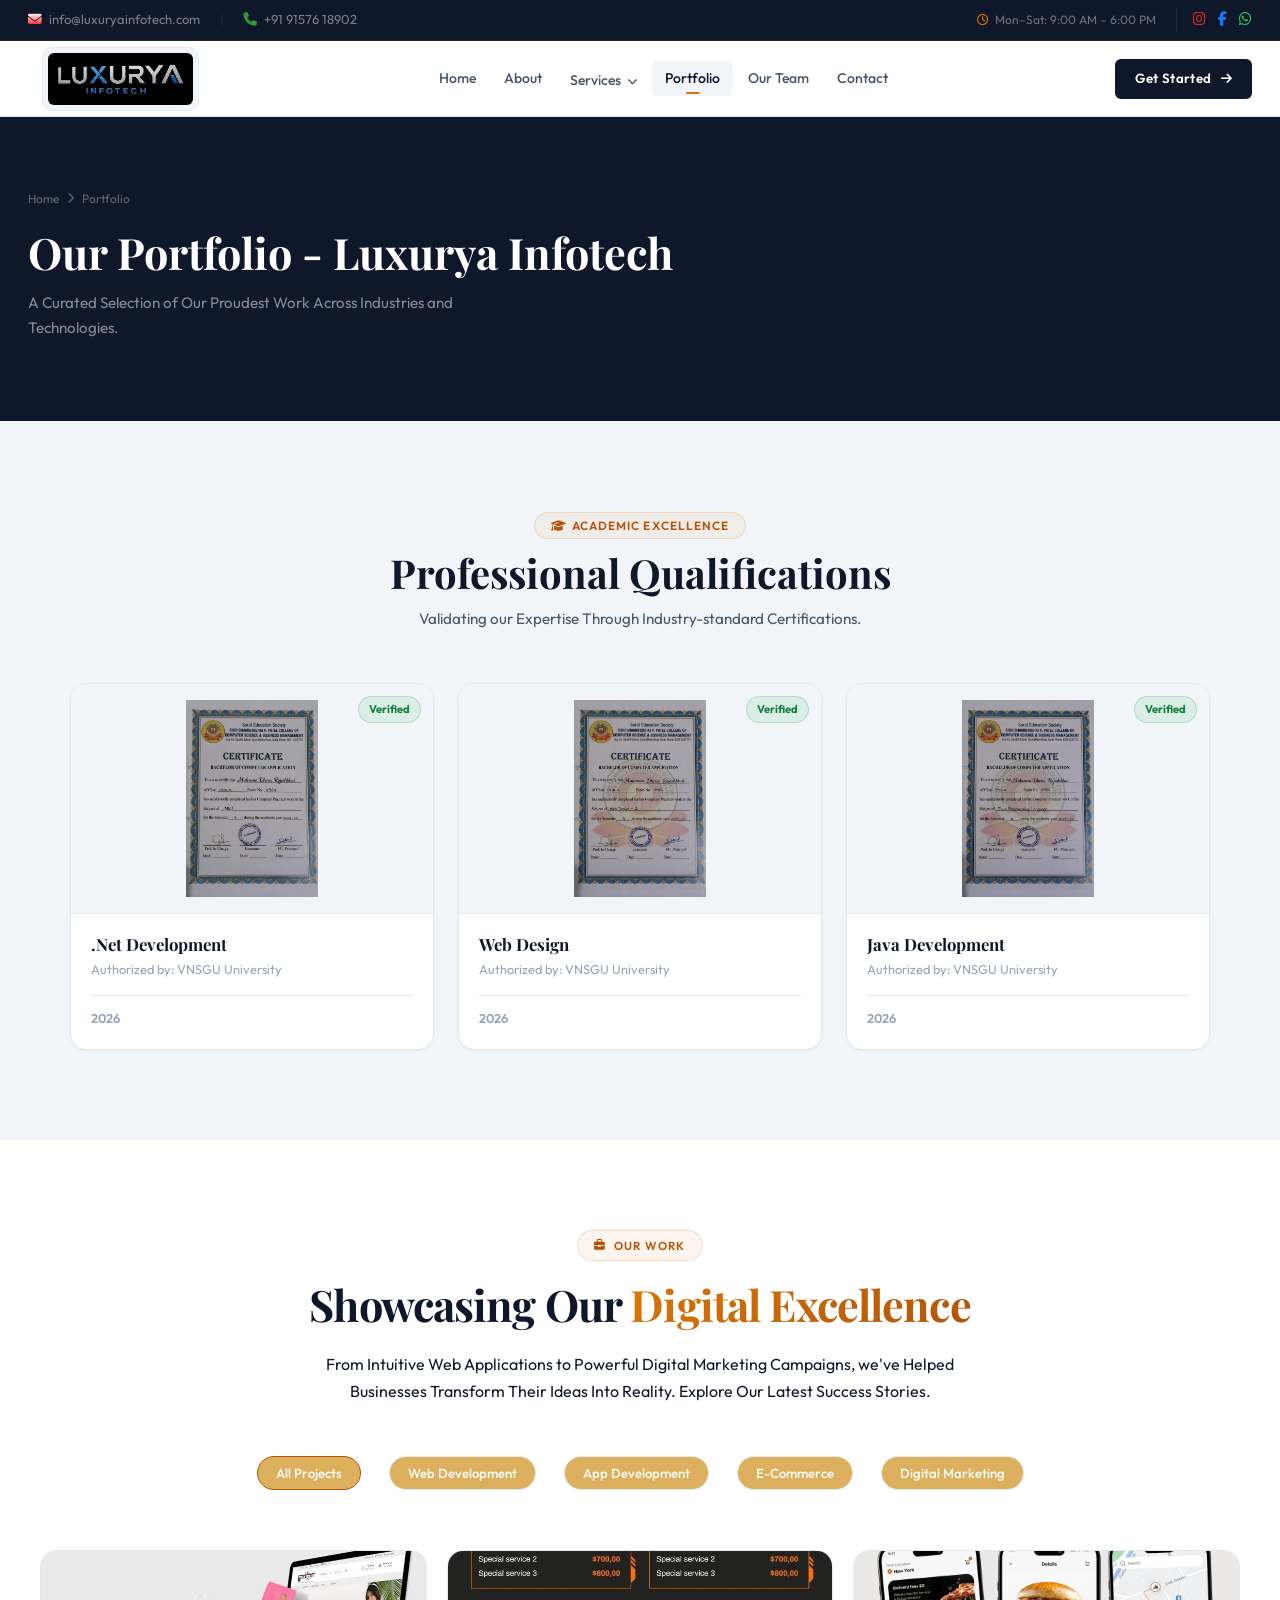
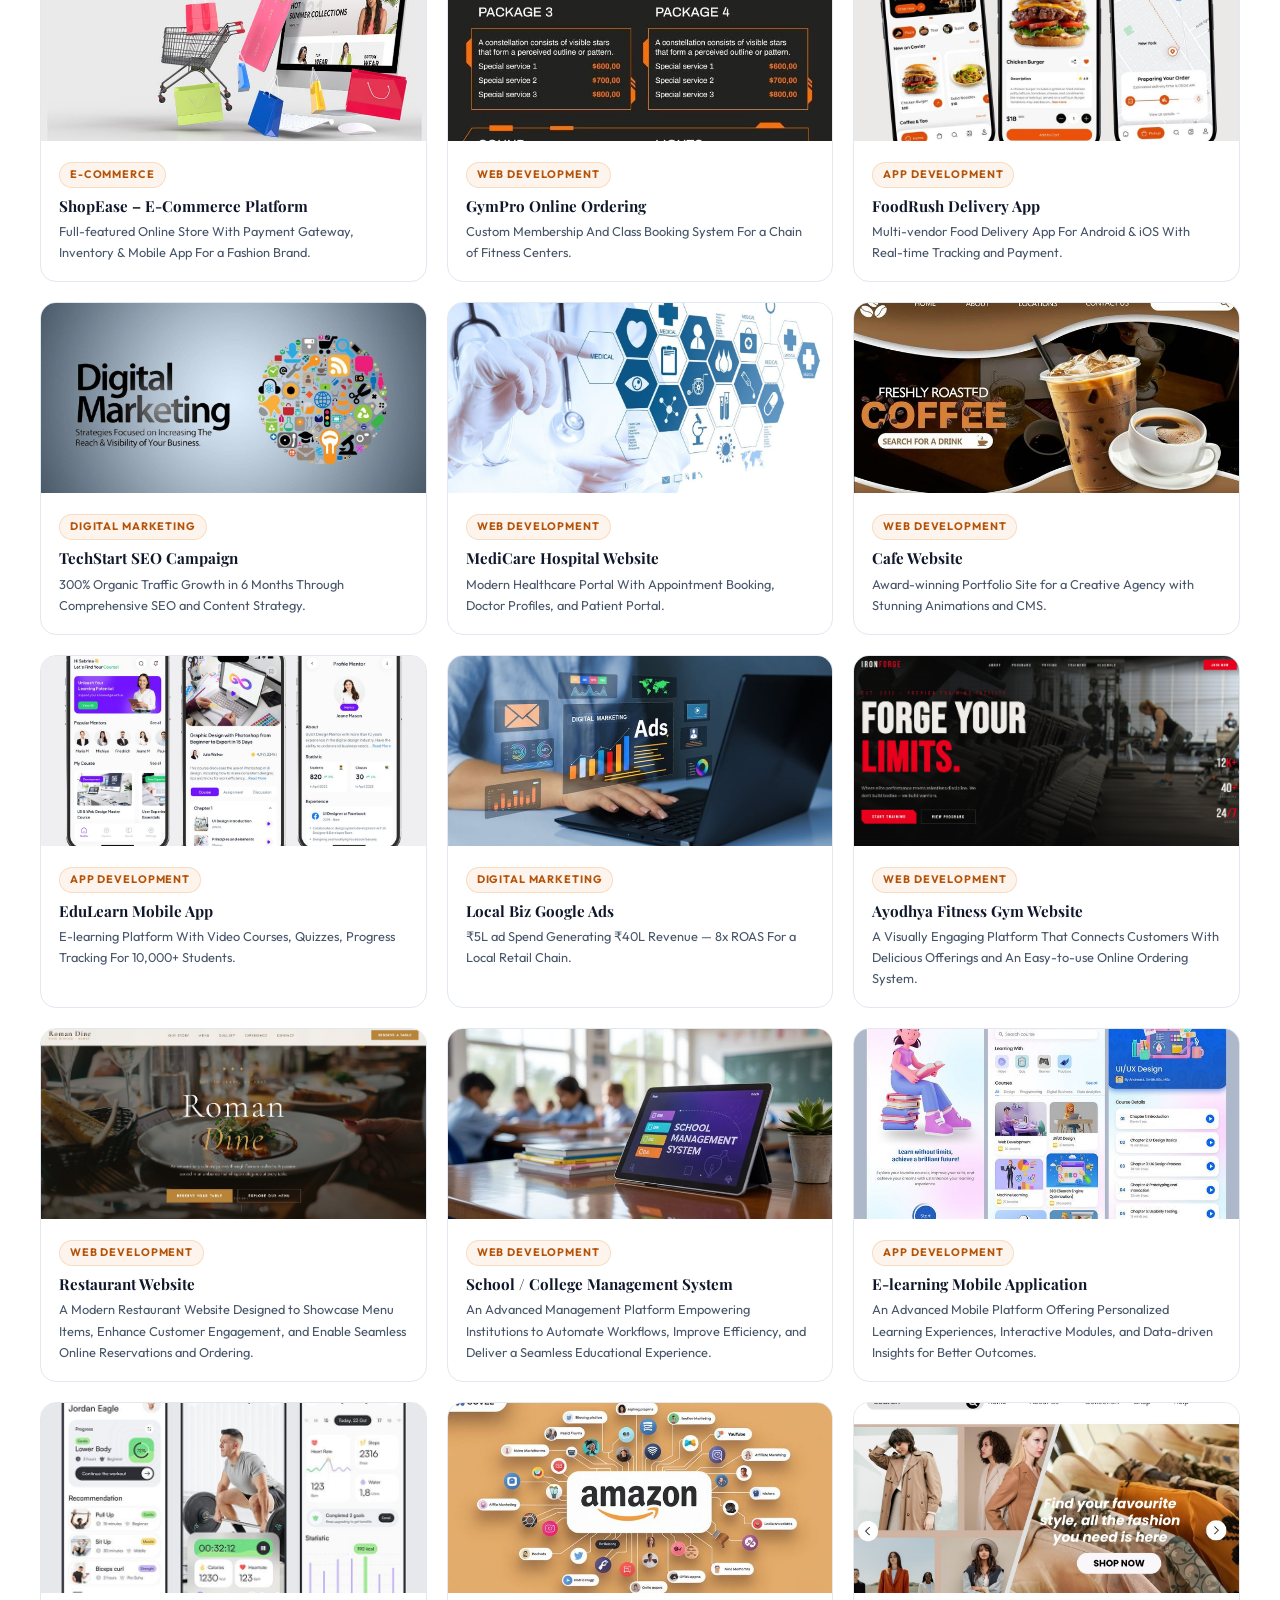
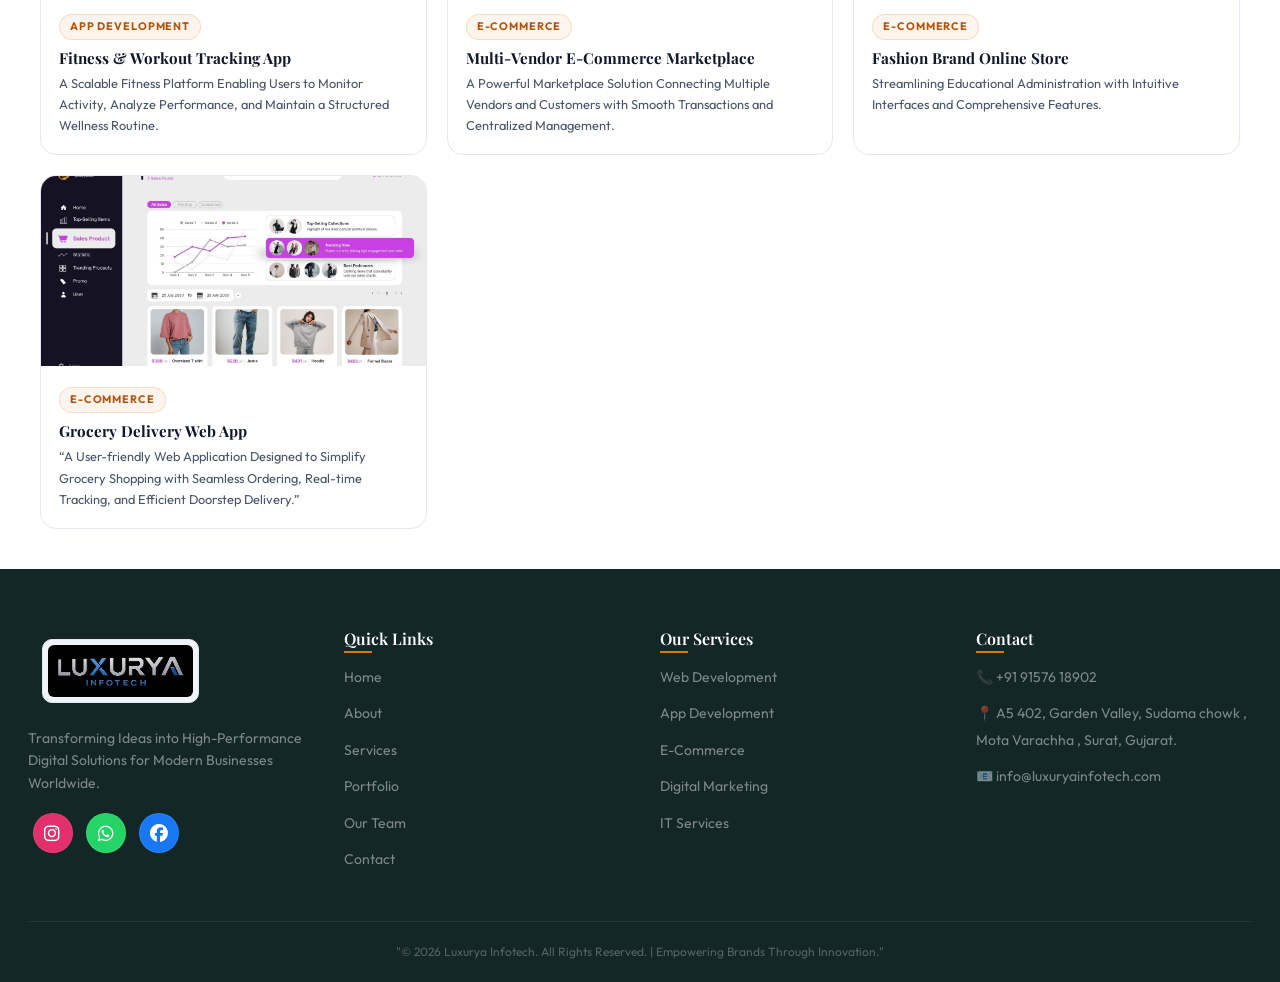
<file: portfolio.html>
<!DOCTYPE html>
<html lang="en">

<head>
    <meta charset="UTF-8">
    <meta name="viewport" content="width=device-width, initial-scale=1.0">

    <title>Portfolio | Luxurya Infotech</title>

    <meta name="description"
        content="Luxurya Infotech is a leading web development company in Surat offering For A New Project, mobile apps, UI/UX design, and digital marketing services across India.">
    <meta name="keywords"
        content="Luxurya Infotech, web development company in Surat, MERN stack development in India, app development company, digital marketing services in India">
    <meta name="robots" content="index, follow">
    <meta name="author" content="Luxurya Infotech">
    <link rel="canonical" href="https://www.luxuryainfotech.com/">

    <!-- Favicon (use your own domain) -->
    <link rel="icon" type="image/jpg" href="https://www.luxuryainfotech.com/images/logo.jpg">

    <!-- Theme -->
    <meta name="theme-color" content="#0f172a">

    <!-- Open Graph -->
    <meta property="og:site_name" content="Luxurya Infotech">
    <meta property="og:type" content="website">
    <meta property="og:url" content="https://www.luxuryainfotech.com/">
    <meta property="og:image" content="https://www.luxuryainfotech.com/images/logo.jpg">
    <meta property="og:image" content="https://www.luxuryainfotech.com/images/og-banner.jpg">
    <meta property="og:title" content="Best Web Development Company in Surat | Luxurya Infotech">
    <meta property="og:description"
        content="Professional web development, app development & digital marketing services to grow your business.">
    <meta property="og:image" content="https://www.luxuryainfotech.com/images/logo.jpg">

    <!-- Twitter -->
    <meta name="twitter:card" content="summary_large_image">
    <meta name="twitter:title" content="Luxurya Infotech - IT Solutions Company">
    <meta name="twitter:description" content="Grow your business with modern web & app solutions.">
    <meta name="twitter:image" content="https://www.luxuryainfotech.com/images/logo.jpg">

    <!-- Local SEO -->
    <meta name="geo.region" content="IN-GJ">
    <meta name="geo.placename" content="Surat">
    <meta name="geo.position" content="21.1702;72.8311">
    <meta name="ICBM" content="21.1702, 72.8311">

    <!-- Fonts & CSS -->
    <link rel="preconnect" href="https://fonts.googleapis.com">
    <link rel="preconnect" href="https://fonts.gstatic.com" crossorigin>
    <link href="https://fonts.googleapis.com/css2?family=Plus+Jakarta+Sans:wght@300;400;500;600;700&display=swap"
        rel="stylesheet">
    <link rel="stylesheet" href="https://cdn.jsdelivr.net/npm/swiper@11/swiper-bundle.min.css">
    <link rel="stylesheet" href="https://cdnjs.cloudflare.com/ajax/libs/font-awesome/6.5.0/css/all.min.css">
    <script src="https://cdn.jsdelivr.net/npm/swiper@11/swiper-bundle.min.js"></script>
    <!-- Google tag (gtag.js) -->
    <script async src="https://www.googletagmanager.com/gtag/js?id=G-0WK9GT3Q1Q"></script>
    <link rel="stylesheet" href="style.css">
    <style>
        /* Portfolio filter active state with JS */
        .pf-btn {
            cursor: pointer;
        }
    </style>
</head>

<body>

    <!-- TOP BAR -->
    <div class="top-bar">
        <div class="container">
            <div class="top-bar-inner">
                <div class="top-info">
                    <a href="mailto:info@luxuryainfotech.com"><i style="background: linear-gradient( white, red);-webkit-background-clip: text; background-clip: text;
    -webkit-text-fill-color: transparent;" class="fas fa-envelope"></i>
                        info@luxuryainfotech.com</a>
                    <span class="separator">|</span>
                    <a href="tel:+919274356862"><i class="fas fa-phone-alt"
                            style="transform: scaleX(-1); color: #339933;"></i> +91 91576 18902</a>
                </div>
                <div class="top-right">
                    <span class="work-hours"><i class="far fa-clock"></i> Mon–Sat: 9:00 AM – 6:00 PM</span>
                    <div class="top-socials">
                        <a href="https://www.instagram.com/luxurya_infotech/"><i style="color: rgb(225, 40, 40);"
                                class="fab fa-instagram"></i></a>
                        <a href="https://www.facebook.com/profile.php?id=61570994831835"><i style="color: #1877F2;"
                                class="fab fa-facebook-f"></i></a>
                        <a href="https://wa.me/919274356862"><i style="color: #25D366;" class="fab fa-whatsapp"></i></a>
                       
                    </div>
                </div>
            </div>
        </div>
    </div>

    <!-- NAVBAR -->
    <nav id="navbar">
        <div class="container">
            <div class="nav-inner">
                <a class="nav-logo" href="index.html">
            <div class="logo-mark">
              <img src="images/logo.jpg" alt="Luxurya Infotech" />
            </div>
          </a>
                <div class="nav-links">
                    <a class="nav-link" href="index.html" data-page="home">Home</a>
                    <a class="nav-link" href="about.html" data-page="about">About</a>
                    <div class="nav-dropdown">
                        <a class="nav-link" href="services.html" data-page="services">Services <i
                                class="fas fa-chevron-down" style="font-size:.65rem;margin-left:3px"></i></a>
                        <div class="nav-dropdown-menu">
                            <div class="dropdown-item" onclick="location.href='services.html#web'"><i
                                    class="fas fa-globe"></i> Web Development</div>
                            <div class="dropdown-item" onclick="location.href='services.html#app'"><i
                                    class="fas fa-mobile-alt"></i> App Development</div>
                            <div class="dropdown-item" onclick="location.href='services.html#ecommerce'"><i
                                    class="fas fa-shopping-cart"></i> E-Commerce Systems</div>
                            <div class="dropdown-item" onclick="location.href='services.html#digital'"><i
                                    class="fas fa-chart-line"></i> Digital Marketing & SEO</div>
                            <div class="dropdown-item" onclick="location.href='services.html#it'"><i
                                    class="fas fa-shield-alt"></i> IT Support & Security</div>
                        </div>
                    </div>
                    <a class="nav-link active" href="portfolio.html" data-page="portfolio">Portfolio</a>
                    <a class="nav-link" href="team.html" data-page="team">Our Team</a>
                    <a class="nav-link" href="contact.html" data-page="contact">Contact</a>
                </div>
                <a class="btn btn-primary nav-cta" href="contact.html">Get Started <i
                        class="fas fa-arrow-right"></i></a>
                <button class="hamburger" aria-label="Menu"><span></span><span></span><span></span></button>
            </div>
        </div>
    </nav>
    <div class="mobile-menu" id="mobileMenu">
        <a class="mobile-nav-link" href="index.html"><i class="fas fa-home" style="color:#61DAFB"></i> Home</a>
        <a class="mobile-nav-link" href="about.html"><i class="fas fa-user" style="color:#61DAFB"></i> About</a>
        <a class="mobile-nav-link" href="services.html"><i class="fas fa-cogs" style="color:#61DAFB"></i> Services</a>
        <a class="mobile-nav-link" href="portfolio.html"><i class="fas fa-briefcase" style="color:#61DAFB"></i>
            Portfolio</a>
        <a class="mobile-nav-link" href="team.html"><i class="fas fa-users" style="color:#61DAFB"></i> Our Team</a>
        <a class="mobile-nav-link" href="contact.html"><i class="fas fa-envelope" style="color:#61DAFB"></i> Contact</a>
    </div>

    <section class="page-hero">
        <div class="page-hero-bg"></div>
        <div class="container" style="position:relative;z-index:2">
            <div class="breadcrumb"><span onclick="showPage('home')" style="cursor:pointer"><a
                        href="index.html">Home</a></span><i class="fas fa-chevron-right"
                    style="font-size:.7rem"></i><span>Portfolio</span></div>
            <h1>Our Portfolio - Luxurya Infotech</h1>
            <p>A Curated Selection of Our Proudest Work Across Industries and Technologies.</p>
        </div>
    </section>

    <!-- Certificates -->
    <section id="certificates" class="cert-white-section">
        <div class="container">
            <div class="section-header-clean">
                <span class="badge-tech"><i style="margin-right: 5px;" class="fas fa-graduation-cap"></i>Academic
                    Excellence</span>
                <h2 class="title-dark">Professional Qualifications</h2>
                <p class="subtitle-grey">Validating our Expertise Through Industry-standard Certifications.</p>
            </div>

            <div class="cert-grid-modern">
                <div class="cert-card-white fade-in">
                    <div class="cert-status">Verified</div>
                    <div class="cert-img-container">
                        <img src="images/dot-net-certi.jpg" alt=".net">
                    </div>
                    <div class="cert-body">
                        <h3>.Net Development</h3>
                        <p class="issuer">Authorized by: VNSGU University</p>
                        <div class="cert-footer">
                            <span class="year">2026</span>
                        </div>
                    </div>
                </div>

                <div class="cert-card-white fade-in">
                    <div class="cert-status">Verified</div>
                    <div class="cert-img-container">
                        <img src="images/web-design-certi.jpg" alt="UI/UX Certificate">
                    </div>
                    <div class="cert-body">
                        <h3>Web Design</h3>
                        <p class="issuer">Authorized by: VNSGU University</p>
                        <div class="cert-footer">
                            <span class="year">2026</span>
                        </div>
                    </div>
                </div>

                <div class="cert-card-white fade-in">
                    <div class="cert-status">Verified</div>
                    <div class="cert-img-container">
                        <img src="images/java-certi.jpg" alt="JavaScript Certificate">

                    </div>
                    <div class="cert-body">
                        <h3>Java Development</h3>
                        <p class="issuer">Authorized by: VNSGU University</p>
                        <div class="cert-footer">
                            <span class="year">2026</span>
                        </div>
                    </div>
                </div>
            </div>
        </div>
    </section>

    <!-- Portfolio -->
    <section class="section">
        <div class="container">
            <div class="section-header centered fade-in">
                <div class="eyebrow"><i class="fas fa-briefcase"></i>Our Work</div>
                <h2 class="section-title">Showcasing Our <span class="hl">Digital Excellence</span></h2>
                <p style="max-width:700px; margin: 20px auto;">
                    From Intuitive Web Applications to Powerful Digital Marketing Campaigns, we've Helped Businesses
                    Transform Their Ideas Into Reality. Explore Our Latest Success Stories.
                </p>
            </div>

            <div class="portfolio-filter fade-in" style="text-align: center; margin: 40px 0 50px 0;">
                <button style="background-color: rgb(221, 176, 93); color: white;" class="pf-btn active"
                    data-category="all" onclick="filterPortfolio(this,'all')">All Projects</button>
                <button class="pf-btn" onclick="filterPortfolio(this,'web')">Web Development</button>
                <button class="pf-btn" onclick="filterPortfolio(this,'app')">App Development</button>
                <button class="pf-btn" onclick="filterPortfolio(this,'ecommerce')">E-Commerce</button>
                <button class="pf-btn" onclick="filterPortfolio(this,'marketing')">Digital Marketing</button>
            </div>
        </div>
    </section>
    <div class="portfolio-grid" id="portfolio-grid"></div>
    <div class="portfolio-container">
        <!-- Card 1 -->
        <div class="card" data-category="ecommerce">
            <img src="images/card-1.jpg" alt="text">
            <div class="card-content">
                <span class="category">E-Commerce</span>
                <h3>ShopEase – E-Commerce Platform</h3>
                <p>Full-featured Online Store With Payment Gateway, Inventory & Mobile App For a Fashion Brand.</p>
            </div>
        </div>

        <!-- Card 2 -->
        <div class="card" data-category="web">
            <img src="images/card-2.jpg" alt="text">
            <div class="card-content">
                <span class="category">Web Development</span>
                <h3>GymPro Online Ordering</h3>
                <p>Custom Membership And Class Booking System For a Chain of Fitness Centers.</p>
            </div>
        </div>

        <!-- Card 3 -->
        <div class="card" data-category="app">
            <img src="images/card-3.jpg" alt="text">
            <div class="card-content">
                <span class="category">App Development</span>
                <h3>FoodRush Delivery App</h3>
                <p>Multi-vendor Food Delivery App For Android & iOS With Real-time Tracking and Payment.</p>
            </div>
        </div>

        <!-- Card 4 -->
        <div class="card" data-category="marketing">
            <img src="images/card-4.jpg" alt="text">
            <div class="card-content">
                <span class="category">Digital Marketing</span>
                <h3>TechStart SEO Campaign</h3>
                <p>300% Organic Traffic Growth in 6 Months Through Comprehensive SEO and Content Strategy.</p>
            </div>
        </div>

        <!-- Card 5 -->
        <div class="card" data-category="web">
            <img src="images/card-5.jpg" alt="text">
            <div class="card-content">
                <span class="category">Web Development</span>
                <h3>MediCare Hospital Website</h3>
                <p>Modern Healthcare Portal With Appointment Booking, Doctor Profiles, and Patient Portal.</p>
            </div>
        </div>

        <!-- Card 6 -->
        <div class="card" data-category="web">
            <img src="images/card-6.jpg" alt="text">
            <div class="card-content">
                <span class="category">Web Development</span>
                <h3>Cafe Website</h3>
                <p>Award-winning Portfolio Site for a Creative Agency with Stunning Animations and CMS.</p>
            </div>
        </div>

        <!-- Card 7 -->
        <div class="card" data-category="app">
            <img src="images/card-7.jpg" alt="text">
            <div class="card-content">
                <span class="category">App Development</span>
                <h3>EduLearn Mobile App</h3>
                <p>E-learning Platform With Video Courses, Quizzes, Progress Tracking For 10,000+ Students.</p>
            </div>
        </div>

        <!-- Card 8 -->
        <div class="card" data-category="marketing">
            <img src="images/card-8.jpg" alt="text">
            <div class="card-content">
                <span class="category">Digital Marketing</span>
                <h3>Local Biz Google Ads</h3>
                <p>₹5L ad Spend Generating ₹40L Revenue — 8x ROAS For a Local Retail Chain.</p>
            </div>
        </div>

        <!-- Card 9 -->
        <div class="card" data-category="web">
            <img src="images/card-9.jpg" alt="text">
            <div class="card-content">
                <span class="category">Web Development</span>
                <h3>Ayodhya Fitness Gym Website</h3>
                <p>A Visually Engaging Platform That Connects Customers With Delicious Offerings and An Easy-to-use
                    Online Ordering System.</p>
            </div>
        </div>

        <!-- Card 10 -->
        <div class="card" data-category="web">
            <img src="images/card-10.jpg" alt="text">
            <div class="card-content">
                <span class="category">Web Development</span>
                <h3>Restaurant Website</h3>
                <p>A Modern Restaurant Website Designed to Showcase Menu Items, Enhance Customer Engagement, and
                    Enable Seamless Online Reservations and Ordering.</p>
            </div>
        </div>

        <!-- Card 11 -->
        <div class="card" data-category="web">
            <img src="images/card-11.jpg" alt="text">
            <div class="card-content">
                <span class="category">Web Development</span>
                <h3>School / College Management System</h3>
                <p>An Advanced Management Platform Empowering Institutions to Automate Workflows, Improve
                    Efficiency, and Deliver a Seamless Educational Experience.</p>
            </div>
        </div>

        <!-- Card 12 -->
        <div class="card" data-category="app">
            <img src="images/card-12.jpg" alt="text">
            <div class="card-content">
                <span class="category">App Development</span>
                <h3>E-learning Mobile Application</h3>
                <p>An Advanced Mobile Platform Offering Personalized Learning Experiences, Interactive Modules, and
                    Data-driven Insights for Better Outcomes.</p>
            </div>
        </div>

        <!-- Card 13 -->
        <div class="card" data-category="app">
            <img src="images/card-13.jpg" alt="text">
            <div class="card-content">
                <span class="category">App Development</span>
                <h3>Fitness & Workout Tracking App</h3>
                <p>A Scalable Fitness Platform Enabling Users to Monitor Activity, Analyze Performance, and Maintain
                    a Structured Wellness Routine.</p>
            </div>
        </div>

        <!-- Card 14 -->
        <div class="card" data-category="ecommerce">
            <img src="images/card-14.jpg" alt="text">
            <div class="card-content">
                <span class="category">E-Commerce</span>
                <h3>Multi-Vendor E-Commerce Marketplace</h3>
                <p>A Powerful Marketplace Solution Connecting Multiple Vendors and Customers with Smooth
                    Transactions and Centralized Management.</p>
            </div>
        </div>

        <!-- Card 15 -->
        <div class="card" data-category="ecommerce">
            <img src="images/card-15.jpg" alt="text">
            <div class="card-content">
                <span class="category">E-Commerce</span>
                <h3>Fashion Brand Online Store</h3>
                <p>Streamlining Educational Administration with Intuitive Interfaces and Comprehensive Features.</p>
            </div>
        </div>

        <!-- Card 16 -->
        <div class="card" data-category="ecommerce">
            <img src="images/card-16.jpg" alt="text">
            <div class="card-content">
                <span class="category">E-Commerce</span>
                <h3>Grocery Delivery Web App</h3>
                <p>“A User-friendly Web Application Designed to Simplify Grocery Shopping with Seamless Ordering,
                    Real-time Tracking, and Efficient Doorstep Delivery.”</p>
            </div>
        </div>
    </div>
    <footer>
        <div class="container">
            <div class="footer-grid">
                <div class="footer-brand">
                   <a class="nav-logo" href="index.html">
                <div class="logo-mark">
                  <img src="images/logo.jpg" alt="Luxurya Infotech" />
                </div>
              </a>
                    <p> Transforming Ideas into High-Performance Digital Solutions for Modern Businesses Worldwide.</p>
                    <div class="footer-social">
                        <a href="https://www.instagram.com/luxuryainfotech"
                            style="display:inline-block;width:40px;height:40px;line-height:40px;text-align:center;border-radius:50%;background:#E1306C;color:white;margin:5px;font-size:18px;">
                            <i style="margin-right:2px;" class="fab fa-instagram"></i>
                        </a>

                        <a href="https://wa.me/919157618902"
                            style="display:inline-block;width:40px;height:40px;line-height:40px;text-align:center;border-radius:50%;background:#25D366;color:white;margin:5px;font-size:18px;">
                            <i class="fab fa-whatsapp"></i>
                        </a>

                        <a href="https://www.facebook.com/profile.php?id=61570994831835"
                            style="display:inline-block;width:40px;height:40px;line-height:40px;text-align:center;border-radius:50%;background:#1877F2;color:white;margin:5px;font-size:18px;">
                            <i class="fab fa-facebook"></i>
                        </a> 
                        </a>
                    </div>

                </div>
                <div class="footer-col">
                    <h4>Quick Links</h4>
                    <ul>
                        <li><span onclick="showPage('home')"> <a href="index.html">Home</a></span></li>
                        <li><span onclick="showPage('about')"><a href="about.html">About</a></span></li>
                        <li><span onclick="showPage('services')"><a href="services.html">Services</a></span></li>
                        <li><span onclick="showPage('portfolio')"><a href="portfolio.html">Portfolio</a></span></li>
                        <li><span onclick="showPage('team')"><a href="team.html">Our Team</a></span></li>
                        <li><span onclick="showPage('contact')"><a href="contact.html">Contact</a></span></li>
                    </ul>
                </div>
                <div class="footer-col">
                    <h4>Our Services</h4>
                    <ul>
                        <li><span onclick="showServiceDetail('web')"><a href="services.html#web">Web
                                    Development</a></span></li>
                        <li><span onclick="showServiceDetail('app')"><a href="services.html#app">App
                                    Development</a></span></li>
                        <li><span onclick="showServiceDetail('ecommerce')"><a
                                    href="services.html#ecommerce">E-Commerce</a></span></li>
                        <li><span onclick="showServiceDetail('digital')"><a href="services.html#digital">Digital
                                    Marketing</a></span></li>
                        <li><span onclick="showServiceDetail('it')"><a href="services.html#it">IT Services</a></span>
                        </li>
                    </ul>
                </div>
                <div class="footer-col">
                    <h4>Contact</h4>
                    <ul>
                        <li><span><a href="tel:+919274356862">📞 +91 91576 18902</a></span></li>
                        <li><span>📍 A5 402, Garden Valley, Sudama chowk , Mota Varachha , Surat, Gujarat.</span></li>
                        <li><span><a href="mailto:info@luxuryainfotech.com">📧 info@luxuryainfotech.com</a></span>
                        </li>
                    </ul>
                </div>
            </div>
            <div class="footer-bottom">"© 2026 Luxurya Infotech. All Rights Reserved. | Empowering Brands Through
                Innovation."</div>
        </div>
    </footer>

    <script src="script.js"></script>
    <script>
        function filterPortfolio(btn, category) {

            // Active button change
            const buttons = document.querySelectorAll('.pf-btn');
            buttons.forEach(b => b.classList.remove('active'));
            btn.classList.add('active');

            // All cards select
            const cards = document.querySelectorAll('.portfolio-container .card');

            cards.forEach(card => {
                const cardCategory = card.getAttribute('data-category');

                if (category === 'all' || cardCategory === category) {
                    card.style.display = "block";
                } else {
                    card.style.display = "none";
                }
            });
        }

        // Page load par default ALL show
        window.addEventListener('load', function () {
            filterPortfolio(document.querySelector('.pf-btn.active'), 'all');
        });
    </script>
</body>

</html>
</file>
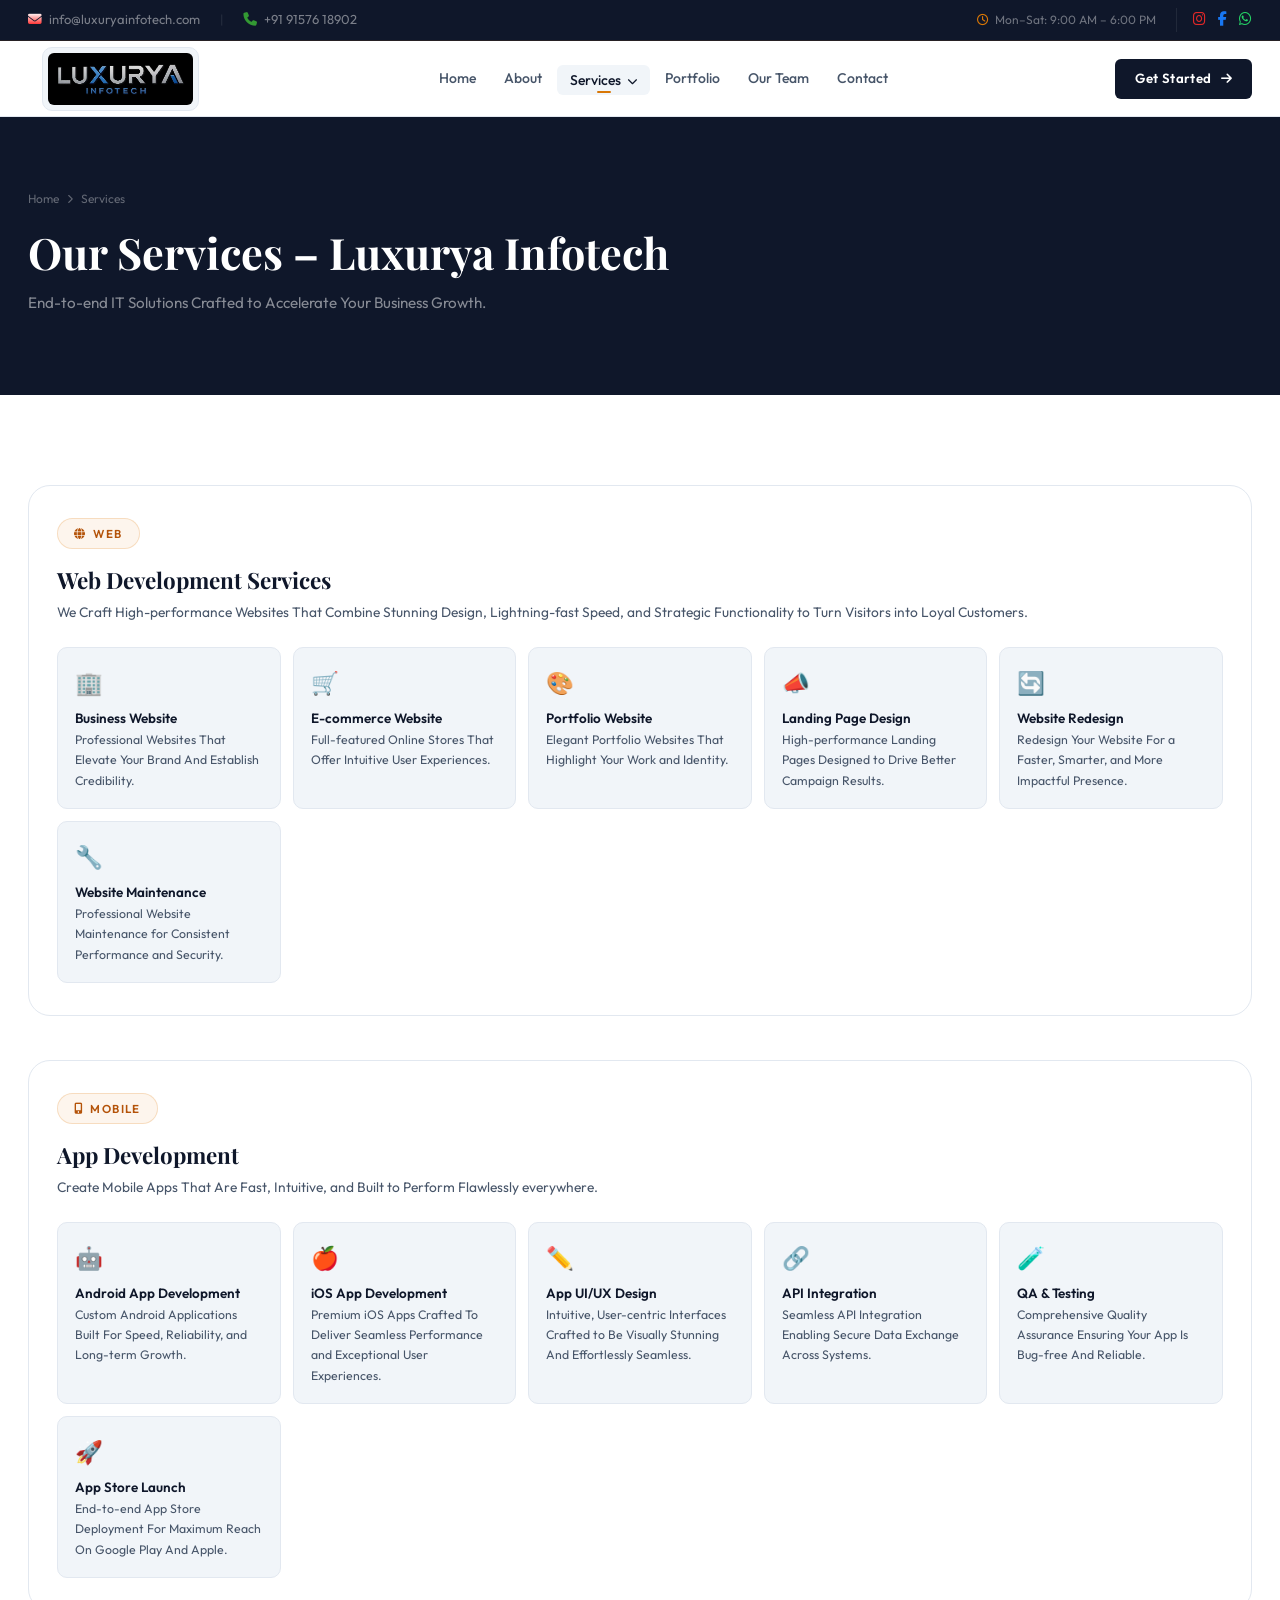
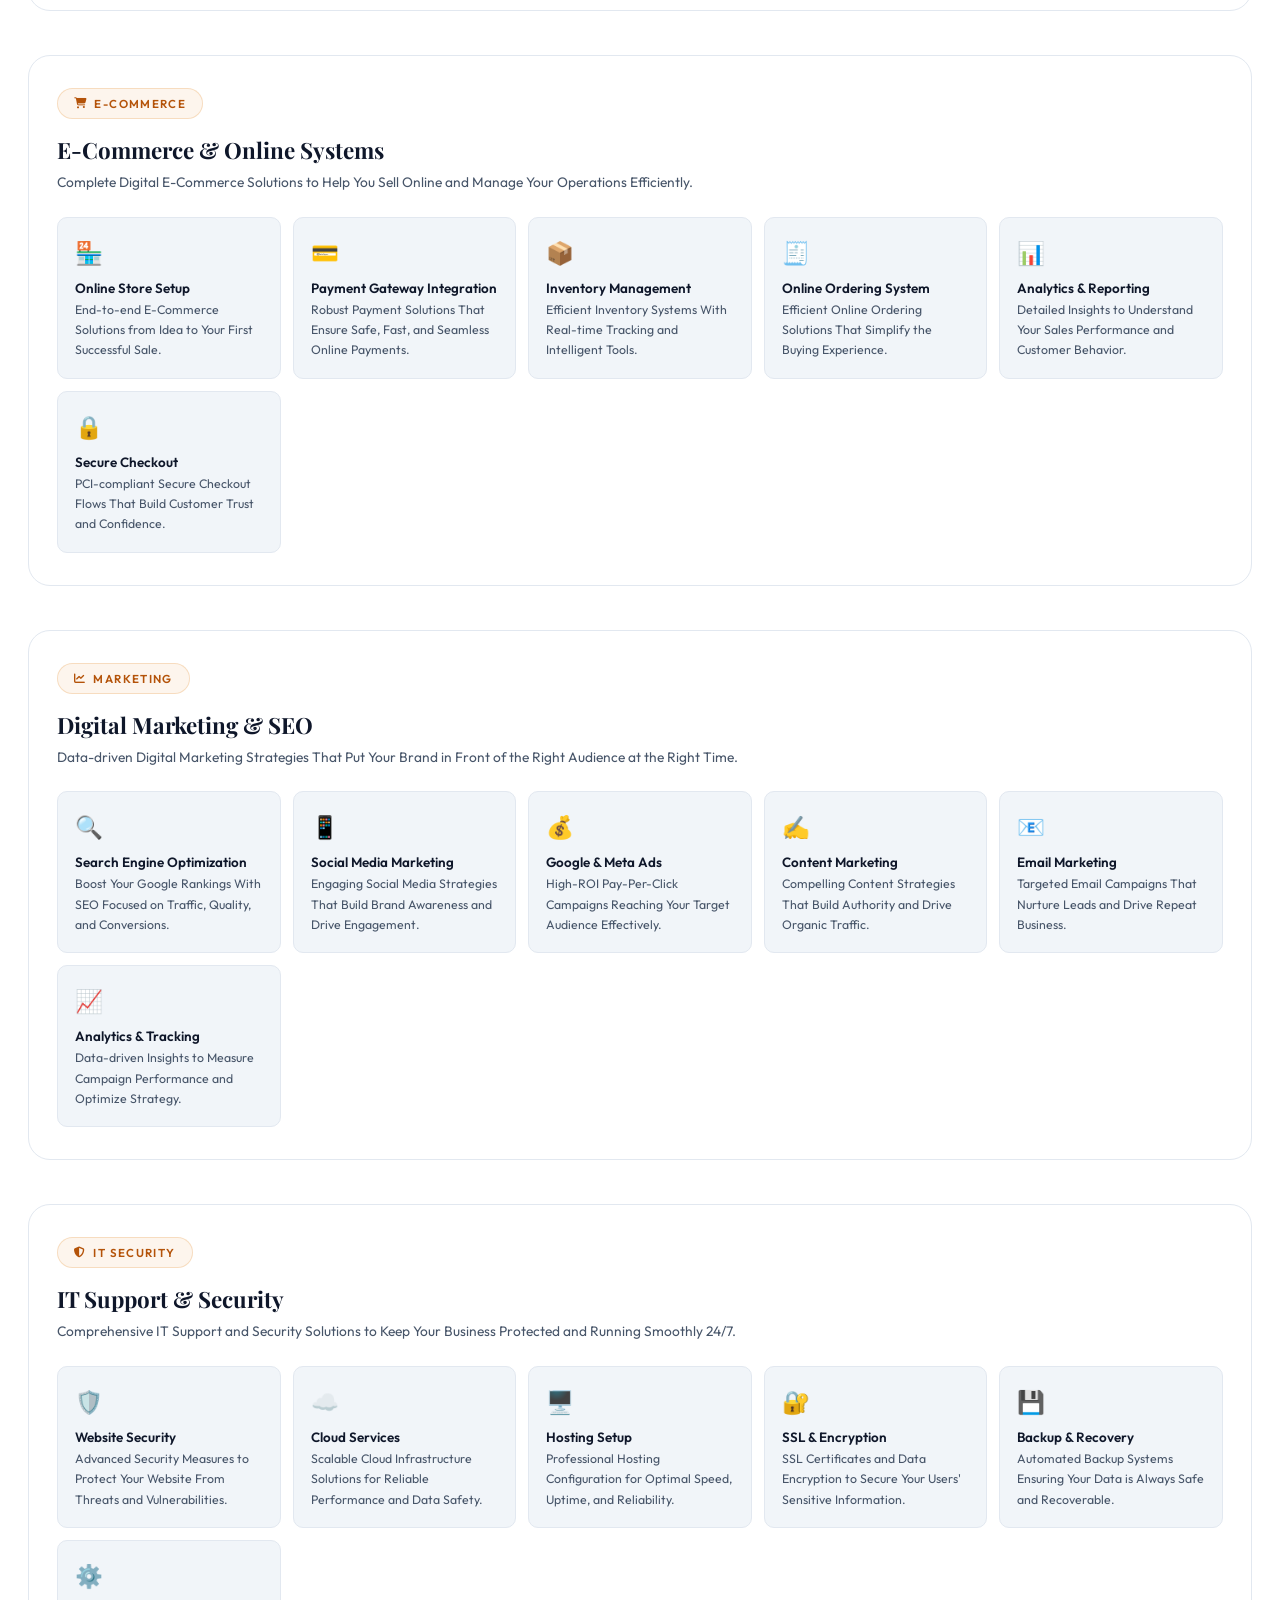
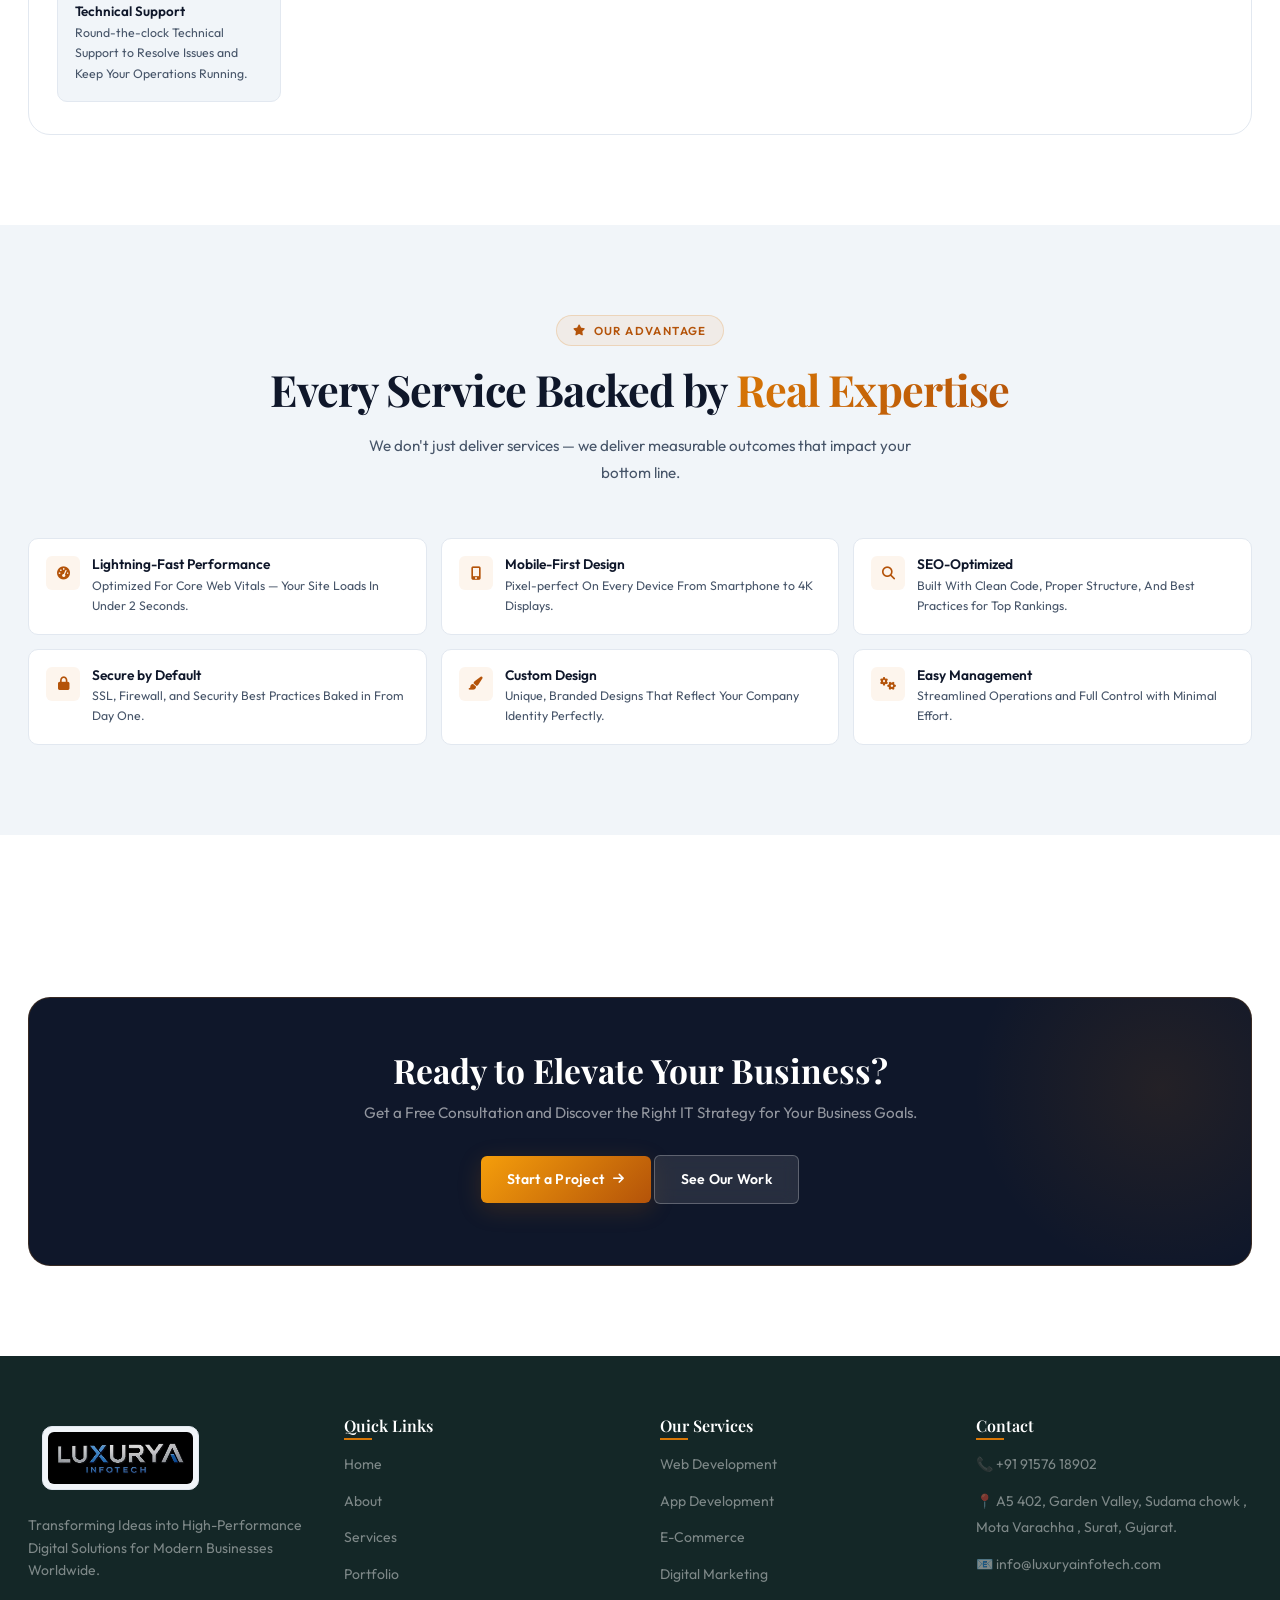
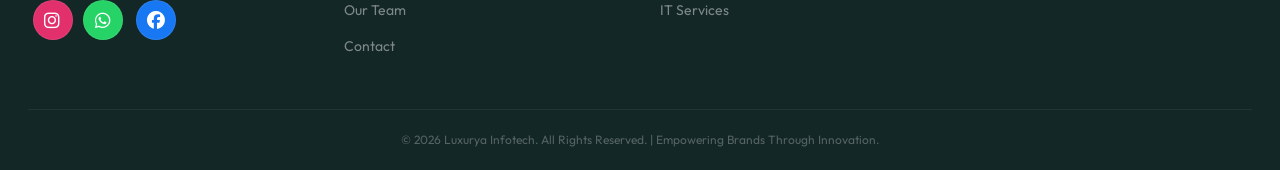
<file: services.html>
<!doctype html>
<html lang="en">
  <head>
    <meta charset="UTF-8" />
    <meta name="viewport" content="width=device-width, initial-scale=1.0" />

    <title>Services | Luxurya Infotech</title>

    <meta
      name="description"
      content="Luxurya Infotech is a leading web development company in Surat offering For A New Project, mobile apps, UI/UX design, and digital marketing services across India."
    />
    <meta
      name="keywords"
      content="Luxurya Infotech, web development company in Surat, MERN stack development in India, app development company, digital marketing services in India"
    />
    <meta name="robots" content="index, follow" />
    <meta name="author" content="Luxurya Infotech" />
    <link rel="canonical" href="https://www.luxuryainfotech.com/" />

    <!-- Favicon (use your own domain) -->
    <link
      rel="icon"
      type="image/jpg"
      href="https://www.luxuryainfotech.com/images/logo.jpg"
    />

    <!-- Theme -->
    <meta name="theme-color" content="#0f172a" />

    <!-- Open Graph -->
    <meta property="og:site_name" content="Luxurya Infotech" />
    <meta property="og:type" content="website" />
    <meta property="og:url" content="https://www.luxuryainfotech.com/" />
    <meta
      property="og:image"
      content="https://www.luxuryainfotech.com/images/logo.jpg"
    />
    <meta
      property="og:image"
      content="https://www.luxuryainfotech.com/images/og-banner.jpg"
    />
    <meta
      property="og:title"
      content="Best Web Development Company in Surat | Luxurya Infotech"
    />
    <meta
      property="og:description"
      content="Professional web development, app development & digital marketing services to grow your business."
    />
    <meta
      property="og:image"
      content="https://www.luxuryainfotech.com/images/logo.jpg"
    />

    <!-- Twitter -->
    <meta name="twitter:card" content="summary_large_image" />
    <meta
      name="twitter:title"
      content="Luxurya Infotech - IT Solutions Company"
    />
    <meta
      name="twitter:description"
      content="Grow your business with modern web & app solutions."
    />
    <meta
      name="twitter:image"
      content="https://www.luxuryainfotech.com/images/logo.jpg"
    />

    <!-- Local SEO -->
    <meta name="geo.region" content="IN-GJ" />
    <meta name="geo.placename" content="Surat" />
    <meta name="geo.position" content="21.1702;72.8311" />
    <meta name="ICBM" content="21.1702, 72.8311" />

    <!-- Fonts & CSS -->
    <link rel="preconnect" href="https://fonts.googleapis.com" />
    <link rel="preconnect" href="https://fonts.gstatic.com" crossorigin />
    <link
      href="https://fonts.googleapis.com/css2?family=Plus+Jakarta+Sans:wght@300;400;500;600;700&display=swap"
      rel="stylesheet"
    />
    <link
      rel="stylesheet"
      href="https://cdn.jsdelivr.net/npm/swiper@11/swiper-bundle.min.css"
    />
    <link
      rel="stylesheet"
      href="https://cdnjs.cloudflare.com/ajax/libs/font-awesome/6.5.0/css/all.min.css"
    />
    <script src="https://cdn.jsdelivr.net/npm/swiper@11/swiper-bundle.min.js"></script>
    <!-- Google tag (gtag.js) -->
    <script
      async
      src="https://www.googletagmanager.com/gtag/js?id=G-0WK9GT3Q1Q"
    ></script>
    <link rel="stylesheet" href="style.css" />
  </head>

  <body>
    <!-- TOP BAR -->
    <div class="top-bar">
      <div class="container">
        <div class="top-bar-inner">
          <div class="top-info">
            <a href="mailto:info@luxuryainfotech.com"
              ><i
                style="
                  background: linear-gradient(white, red);
                  -webkit-background-clip: text;
                  background-clip: text;
                  -webkit-text-fill-color: transparent;
                "
                class="fas fa-envelope"
              ></i>
              info@luxuryainfotech.com</a
            >
            <span class="separator">|</span>
            <a href="tel:+919274356862"
              ><i
                class="fas fa-phone-alt"
                style="transform: scaleX(-1); color: #339933"
              ></i>
              +91 91576 18902</a
            >
          </div>
          <div class="top-right">
            <span class="work-hours"
              ><i class="far fa-clock"></i> Mon–Sat: 9:00 AM – 6:00 PM</span
            >
            <div class="top-socials">
              <a href="https://www.instagram.com/luxuryainfotech/"
                ><i style="color: rgb(225, 40, 40)" class="fab fa-instagram"></i
              ></a>
              <a href="https://www.facebook.com/profile.php?id=61570994831835"
                ><i style="color: #1877f2" class="fab fa-facebook-f"></i
              ></a>
              <a href="https://wa.me/919274356862"
                ><i style="color: #25d366" class="fab fa-whatsapp"></i
              ></a>
            </div>
          </div>
        </div>
      </div>
    </div>

    <!-- NAVBAR -->
    <nav id="navbar">
      <div class="container">
        <div class="nav-inner">
          <a class="nav-logo" href="index.html">
            <div class="logo-mark">
              <img src="images/logo.jpg" alt="Luxurya Infotech" />
            </div>
          </a>
          <div class="nav-links">
            <a class="nav-link" href="index.html" data-page="home">Home</a>
            <a class="nav-link" href="about.html" data-page="about">About</a>
            <div class="nav-dropdown">
              <a
                class="nav-link active"
                href="services.html"
                data-page="services"
                >Services
                <i
                  class="fas fa-chevron-down"
                  style="font-size: 0.65rem; margin-left: 3px"
                ></i
              ></a>
              <div class="nav-dropdown-menu">
                <div class="dropdown-item" onclick="location.href = '#web'">
                  Web Development
                </div>
                <div class="dropdown-item" onclick="location.href = '#app'">
                  App Development
                </div>
                <div
                  class="dropdown-item"
                  onclick="location.href = '#ecommerce'"
                >
                  E-Commerce Systems
                </div>
                <div class="dropdown-item" onclick="location.href = '#digital'">
                  Digital Marketing & SEO
                </div>
                <div class="dropdown-item" onclick="location.href = '#it'">
                  IT Support & Security
                </div>
              </div>
            </div>
            <a class="nav-link" href="portfolio.html" data-page="portfolio"
              >Portfolio</a
            >
            <a class="nav-link" href="team.html" data-page="team">Our Team</a>
            <a class="nav-link" href="contact.html" data-page="contact"
              >Contact</a
            >
          </div>
          <a class="btn btn-primary nav-cta" href="contact.html"
            >Get Started <i class="fas fa-arrow-right"></i
          ></a>
          <button class="hamburger" aria-label="Menu">
            <span></span><span></span><span></span>
          </button>
        </div>
      </div>
    </nav>

    <div class="mobile-menu" id="mobileMenu">
      <a class="mobile-nav-link" href="index.html"
        ><i class="fas fa-home" style="color: #61dafb"></i> Home</a
      >
      <a class="mobile-nav-link" href="about.html"
        ><i class="fas fa-user" style="color: #61dafb"></i> About</a
      >
      <a class="mobile-nav-link" href="services.html"
        ><i class="fas fa-cogs" style="color: #61dafb"></i> Services</a
      >
      <a class="mobile-nav-link" href="portfolio.html"
        ><i class="fas fa-briefcase" style="color: #61dafb"></i> Portfolio</a
      >
      <a class="mobile-nav-link" href="team.html"
        ><i class="fas fa-users" style="color: #61dafb"></i> Our Team</a
      >
      <a class="mobile-nav-link" href="contact.html"
        ><i class="fas fa-envelope" style="color: #61dafb"></i> Contact</a
      >
    </div>

    <!-- PAGE HERO -->
    <section class="page-hero">
      <div class="page-hero-bg"></div>
      <div class="container">
        <div class="breadcrumb">
          <span onclick="showPage('home')"><a href="index.html">Home</a></span
          ><i class="fas fa-chevron-right"></i><span>Services</span>
        </div>
        <h1>Our Services – Luxurya Infotech</h1>
        <p>
          End-to-end IT Solutions Crafted to Accelerate Your Business Growth.
        </p>
      </div>
    </section>

    <!-- SERVICES CATEGORIES -->
    <section class="section">
      <div class="container">
        <div class="services-categories">
          <!-- Web Development -->
          <div class="svc-category fade-in" id="web">
            <div class="eyebrow"><i class="fas fa-globe"></i> Web</div>
            <h2>Web Development Services</h2>
            <p class="cat-desc">
              We Craft High-performance Websites That Combine Stunning Design,
              Lightning-fast Speed, and Strategic Functionality to Turn Visitors
              into Loyal Customers.
            </p>
            <div class="svc-items">
              <div class="svc-item">
                <div class="si-icon">🏢</div>
                <h4>Business Website</h4>
                <p>
                  Professional Websites That Elevate Your Brand And Establish
                  Credibility.
                </p>
              </div>
              <div class="svc-item">
                <div class="si-icon">🛒</div>
                <h4>E-commerce Website</h4>
                <p>
                  Full-featured Online Stores That Offer Intuitive User
                  Experiences.
                </p>
              </div>
              <div class="svc-item">
                <div class="si-icon">🎨</div>
                <h4>Portfolio Website</h4>
                <p>
                  Elegant Portfolio Websites That Highlight Your Work and
                  Identity.
                </p>
              </div>
              <div class="svc-item">
                <div class="si-icon">📣</div>
                <h4>Landing Page Design</h4>
                <p>
                  High-performance Landing Pages Designed to Drive Better
                  Campaign Results.
                </p>
              </div>
              <div class="svc-item">
                <div class="si-icon">🔄</div>
                <h4>Website Redesign</h4>
                <p>
                  Redesign Your Website For a Faster, Smarter, and More
                  Impactful Presence.
                </p>
              </div>
              <div class="svc-item">
                <div class="si-icon">🔧</div>
                <h4>Website Maintenance</h4>
                <p>
                  Professional Website Maintenance for Consistent Performance
                  and Security.
                </p>
              </div>
            </div>
          </div>

          <!-- App Development -->
          <div class="svc-category fade-in" id="app">
            <div class="eyebrow"><i class="fas fa-mobile-alt"></i> Mobile</div>
            <h2>App Development</h2>
            <p class="cat-desc">
              Create Mobile Apps That Are Fast, Intuitive, and Built to Perform
              Flawlessly everywhere.
            </p>
            <div class="svc-items">
              <div class="svc-item">
                <div class="si-icon">🤖</div>
                <h4>Android App Development</h4>
                <p>
                  Custom Android Applications Built For Speed, Reliability, and
                  Long-term Growth.
                </p>
              </div>
              <div class="svc-item">
                <div class="si-icon">🍎</div>
                <h4>iOS App Development</h4>
                <p>
                  Premium iOS Apps Crafted To Deliver Seamless Performance and
                  Exceptional User Experiences.
                </p>
              </div>
              <div class="svc-item">
                <div class="si-icon">✏️</div>
                <h4>App UI/UX Design</h4>
                <p>
                  Intuitive, User-centric Interfaces Crafted to Be Visually
                  Stunning And Effortlessly Seamless.
                </p>
              </div>
              <div class="svc-item">
                <div class="si-icon">🔗</div>
                <h4>API Integration</h4>
                <p>
                  Seamless API Integration Enabling Secure Data Exchange Across
                  Systems.
                </p>
              </div>
              <div class="svc-item">
                <div class="si-icon">🧪</div>
                <h4>QA & Testing</h4>
                <p>
                  Comprehensive Quality Assurance Ensuring Your App Is Bug-free
                  And Reliable.
                </p>
              </div>
              <div class="svc-item">
                <div class="si-icon">🚀</div>
                <h4>App Store Launch</h4>
                <p>
                  End-to-end App Store Deployment For Maximum Reach On Google
                  Play And Apple.
                </p>
              </div>
            </div>
          </div>

          <!-- E-Commerce -->
          <div class="svc-category fade-in" id="ecommerce">
            <div class="eyebrow">
              <i class="fas fa-shopping-cart"></i> E-Commerce
            </div>
            <h2>E-Commerce & Online Systems</h2>
            <p class="cat-desc">
              Complete Digital E-Commerce Solutions to Help You Sell Online and
              Manage Your Operations Efficiently.
            </p>
            <div class="svc-items">
              <div class="svc-item">
                <div class="si-icon">🏪</div>
                <h4>Online Store Setup</h4>
                <p>
                  End-to-end E-Commerce Solutions from Idea to Your First
                  Successful Sale.
                </p>
              </div>
              <div class="svc-item">
                <div class="si-icon">💳</div>
                <h4>Payment Gateway Integration</h4>
                <p>
                  Robust Payment Solutions That Ensure Safe, Fast, and Seamless
                  Online Payments.
                </p>
              </div>
              <div class="svc-item">
                <div class="si-icon">📦</div>
                <h4>Inventory Management</h4>
                <p>
                  Efficient Inventory Systems With Real-time Tracking and
                  Intelligent Tools.
                </p>
              </div>
              <div class="svc-item">
                <div class="si-icon">🧾</div>
                <h4>Online Ordering System</h4>
                <p>
                  Efficient Online Ordering Solutions That Simplify the Buying
                  Experience.
                </p>
              </div>
              <div class="svc-item">
                <div class="si-icon">📊</div>
                <h4>Analytics & Reporting</h4>
                <p>
                  Detailed Insights to Understand Your Sales Performance and
                  Customer Behavior.
                </p>
              </div>
              <div class="svc-item">
                <div class="si-icon">🔒</div>
                <h4>Secure Checkout</h4>
                <p>
                  PCI-compliant Secure Checkout Flows That Build Customer Trust
                  and Confidence.
                </p>
              </div>
            </div>
          </div>

          <!-- Digital Marketing -->
          <div class="svc-category fade-in" id="digital">
            <div class="eyebrow">
              <i class="fas fa-chart-line"></i> Marketing
            </div>
            <h2>Digital Marketing & SEO</h2>
            <p class="cat-desc">
              Data-driven Digital Marketing Strategies That Put Your Brand in
              Front of the Right Audience at the Right Time.
            </p>
            <div class="svc-items">
              <div class="svc-item">
                <div class="si-icon">🔍</div>
                <h4>Search Engine Optimization</h4>
                <p>
                  Boost Your Google Rankings With SEO Focused on Traffic,
                  Quality, and Conversions.
                </p>
              </div>
              <div class="svc-item">
                <div class="si-icon">📱</div>
                <h4>Social Media Marketing</h4>
                <p>
                  Engaging Social Media Strategies That Build Brand Awareness
                  and Drive Engagement.
                </p>
              </div>
              <div class="svc-item">
                <div class="si-icon">💰</div>
                <h4>Google & Meta Ads</h4>
                <p>
                  High-ROI Pay-Per-Click Campaigns Reaching Your Target Audience
                  Effectively.
                </p>
              </div>
              <div class="svc-item">
                <div class="si-icon">✍️</div>
                <h4>Content Marketing</h4>
                <p>
                  Compelling Content Strategies That Build Authority and Drive
                  Organic Traffic.
                </p>
              </div>
              <div class="svc-item">
                <div class="si-icon">📧</div>
                <h4>Email Marketing</h4>
                <p>
                  Targeted Email Campaigns That Nurture Leads and Drive Repeat
                  Business.
                </p>
              </div>
              <div class="svc-item">
                <div class="si-icon">📈</div>
                <h4>Analytics & Tracking</h4>
                <p>
                  Data-driven Insights to Measure Campaign Performance and
                  Optimize Strategy.
                </p>
              </div>
            </div>
          </div>

          <!-- IT Support & Security -->
          <div class="svc-category fade-in" id="it">
            <div class="eyebrow">
              <i class="fas fa-shield-alt"></i> IT Security
            </div>
            <h2>IT Support & Security</h2>
            <p class="cat-desc">
              Comprehensive IT Support and Security Solutions to Keep Your
              Business Protected and Running Smoothly 24/7.
            </p>
            <div class="svc-items">
              <div class="svc-item">
                <div class="si-icon">🛡️</div>
                <h4>Website Security</h4>
                <p>
                  Advanced Security Measures to Protect Your Website From
                  Threats and Vulnerabilities.
                </p>
              </div>
              <div class="svc-item">
                <div class="si-icon">☁️</div>
                <h4>Cloud Services</h4>
                <p>
                  Scalable Cloud Infrastructure Solutions for Reliable
                  Performance and Data Safety.
                </p>
              </div>
              <div class="svc-item">
                <div class="si-icon">🖥️</div>
                <h4>Hosting Setup</h4>
                <p>
                  Professional Hosting Configuration for Optimal Speed, Uptime,
                  and Reliability.
                </p>
              </div>
              <div class="svc-item">
                <div class="si-icon">🔐</div>
                <h4>SSL & Encryption</h4>
                <p>
                  SSL Certificates and Data Encryption to Secure Your Users'
                  Sensitive Information.
                </p>
              </div>
              <div class="svc-item">
                <div class="si-icon">💾</div>
                <h4>Backup & Recovery</h4>
                <p>
                  Automated Backup Systems Ensuring Your Data is Always Safe and
                  Recoverable.
                </p>
              </div>
              <div class="svc-item">
                <div class="si-icon">⚙️</div>
                <h4>Technical Support</h4>
                <p>
                  Round-the-clock Technical Support to Resolve Issues and Keep
                  Your Operations Running.
                </p>
              </div>
            </div>
          </div>
        </div>
      </div>
    </section>

    <!-- BENEFITS / WHY US -->
    <section class="section why-section">
      <div class="container">
        <div class="section-header centered fade-in">
          <div class="eyebrow"><i class="fas fa-star"></i> Our Advantage</div>
          <h2 class="section-title">
            Every Service Backed by <span class="hl">Real Expertise</span>
          </h2>
          <p class="section-sub">
            We don't just deliver services — we deliver measurable outcomes that
            impact your bottom line.
          </p>
        </div>
        <div class="benefits-grid fade-in" style="margin-top: 0">
          <div class="benefit-item">
            <div class="bi-icon"><i class="fas fa-tachometer-alt"></i></div>
            <div>
              <h4>Lightning-Fast Performance</h4>
              <p>
                Optimized For Core Web Vitals — Your Site Loads In Under 2
                Seconds.
              </p>
            </div>
          </div>
          <div class="benefit-item">
            <div class="bi-icon"><i class="fas fa-mobile-alt"></i></div>
            <div>
              <h4>Mobile-First Design</h4>
              <p>
                Pixel-perfect On Every Device From Smartphone to 4K Displays.
              </p>
            </div>
          </div>
          <div class="benefit-item">
            <div class="bi-icon"><i class="fas fa-search"></i></div>
            <div>
              <h4>SEO-Optimized</h4>
              <p>
                Built With Clean Code, Proper Structure, And Best Practices for
                Top Rankings.
              </p>
            </div>
          </div>
          <div class="benefit-item">
            <div class="bi-icon"><i class="fas fa-lock"></i></div>
            <div>
              <h4>Secure by Default</h4>
              <p>
                SSL, Firewall, and Security Best Practices Baked in From Day
                One.
              </p>
            </div>
          </div>
          <div class="benefit-item">
            <div class="bi-icon"><i class="fas fa-paint-brush"></i></div>
            <div>
              <h4>Custom Design</h4>
              <p>
                Unique, Branded Designs That Reflect Your Company Identity
                Perfectly.
              </p>
            </div>
          </div>
          <div class="benefit-item">
            <div class="bi-icon"><i class="fas fa-cogs"></i></div>
            <div>
              <h4>Easy Management</h4>
              <p>
                Streamlined Operations and Full Control with Minimal Effort.
              </p>
            </div>
          </div>
        </div>
      </div>
    </section>

    <!-- CTA BAND -->
    <section class="section">
      <div class="container">
        <div class="cta-band">
          <h2>Ready to Elevate Your Business?</h2>
          <p>
            Get a Free Consultation and Discover the Right IT Strategy for Your
            Business Goals.
          </p>
          <div class="cta-btns">
            <a class="btn btn-accent" href="contact.html"
              >Start a Project <i class="fas fa-arrow-right"></i
            ></a>
            <a class="btn btn-ghost" href="portfolio.html">See Our Work</a>
          </div>
        </div>
      </div>
    </section>

    <!-- FOOTER -->
    <footer>
      <div class="container">
        <div class="footer-grid">
          <div class="footer-brand">
            <a class="nav-logo" href="index.html">
              <div class="logo-mark">
                <img src="images/logo.jpg" alt="Luxurya Infotech" />
              </div>
            </a>
            <p>
               Transforming Ideas into High-Performance Digital Solutions for Modern Businesses Worldwide.
            </p>
            <div class="footer-social">
              <a
                href="https://www.instagram.com/luxuryainfotech"
                style="
                  display: inline-block;
                  width: 40px;
                  height: 40px;
                  line-height: 40px;
                  text-align: center;
                  border-radius: 50%;
                  background: #e1306c;
                  color: white;
                  margin: 5px;
                  font-size: 18px;
                "
                ><i style="margin-right:2px;" class="fab fa-instagram"></i>
              <a
                href="https://wa.me/919157618902"
                style="
                  display: inline-block;
                  width: 40px;
                  height: 40px;
                  line-height: 40px;
                  text-align: center;
                  border-radius: 50%;
                  background: #25d366;
                  color: white;
                  margin: 5px;
                  font-size: 18px;
                "
                ><i class="fab fa-whatsapp"></i
              ></a>
              <a
                href="https://www.facebook.com/luxuryainfotech"
                style="
                  display: inline-block;
                  width: 40px;
                  height: 40px;
                  line-height: 40px;
                  text-align: center;
                  border-radius: 50%;
                  background: #1877f2;
                  color: white;
                  margin: 5px;
                  font-size: 18px;
                "
                ><i class="fab fa-facebook"></i
              ></a>
            </div>
          </div>
          <div class="footer-col">
            <h4>Quick Links</h4>
            <ul>
              <li>
                <span onclick="showPage('home')">
                  <a href="index.html">Home</a></span
                >
              </li>
              <li>
                <span onclick="showPage('about')"
                  ><a href="about.html">About</a></span
                >
              </li>
              <li>
                <span onclick="showPage('services')"
                  ><a href="services.html">Services</a></span
                >
              </li>
              <li>
                <span onclick="showPage('portfolio')"
                  ><a href="portfolio.html">Portfolio</a></span
                >
              </li>
              <li>
                <span onclick="showPage('team')"
                  ><a href="team.html">Our Team</a></span
                >
              </li>
              <li>
                <span onclick="showPage('contact')"
                  ><a href="contact.html">Contact</a></span
                >
              </li>
            </ul>
          </div>
          <div class="footer-col">
            <h4>Our Services</h4>
            <ul>
              <li>
                <span onclick="showServiceDetail('web')"
                  ><a href="services.html#web">Web Development</a></span
                >
              </li>
              <li>
                <span onclick="showServiceDetail('app')"
                  ><a href="services.html#app">App Development</a></span
                >
              </li>
              <li>
                <span onclick="showServiceDetail('ecommerce')"
                  ><a href="services.html#ecommerce">E-Commerce</a></span
                >
              </li>
              <li>
                <span onclick="showServiceDetail('digital')"
                  ><a href="services.html#digital">Digital Marketing</a></span
                >
              </li>
              <li>
                <span onclick="showServiceDetail('it')"
                  ><a href="services.html#it">IT Services</a></span
                >
              </li>
            </ul>
          </div>
          <div class="footer-col">
            <h4>Contact</h4>
            <ul>
              <li>
                <span><a href="tel:+919274356862">📞 +91 91576 18902</a></span>
              </li>
              <li>
                <span
                  >📍 A5 402, Garden Valley, Sudama chowk , Mota Varachha ,
                  Surat, Gujarat.</span
                >
              </li>
              <li>
                <span
                  ><a href="mailto:info@luxuryainfotech.com"
                    >📧 info@luxuryainfotech.com</a
                  ></span
                >
              </li>
            </ul>
          </div>
        </div>
        <div class="footer-bottom">
          © 2026 Luxurya Infotech. All Rights Reserved. | Empowering Brands
          Through Innovation.
        </div>
      </div>
    </footer>

    <script src="script.js"></script>
  </body>
</html>
</file>
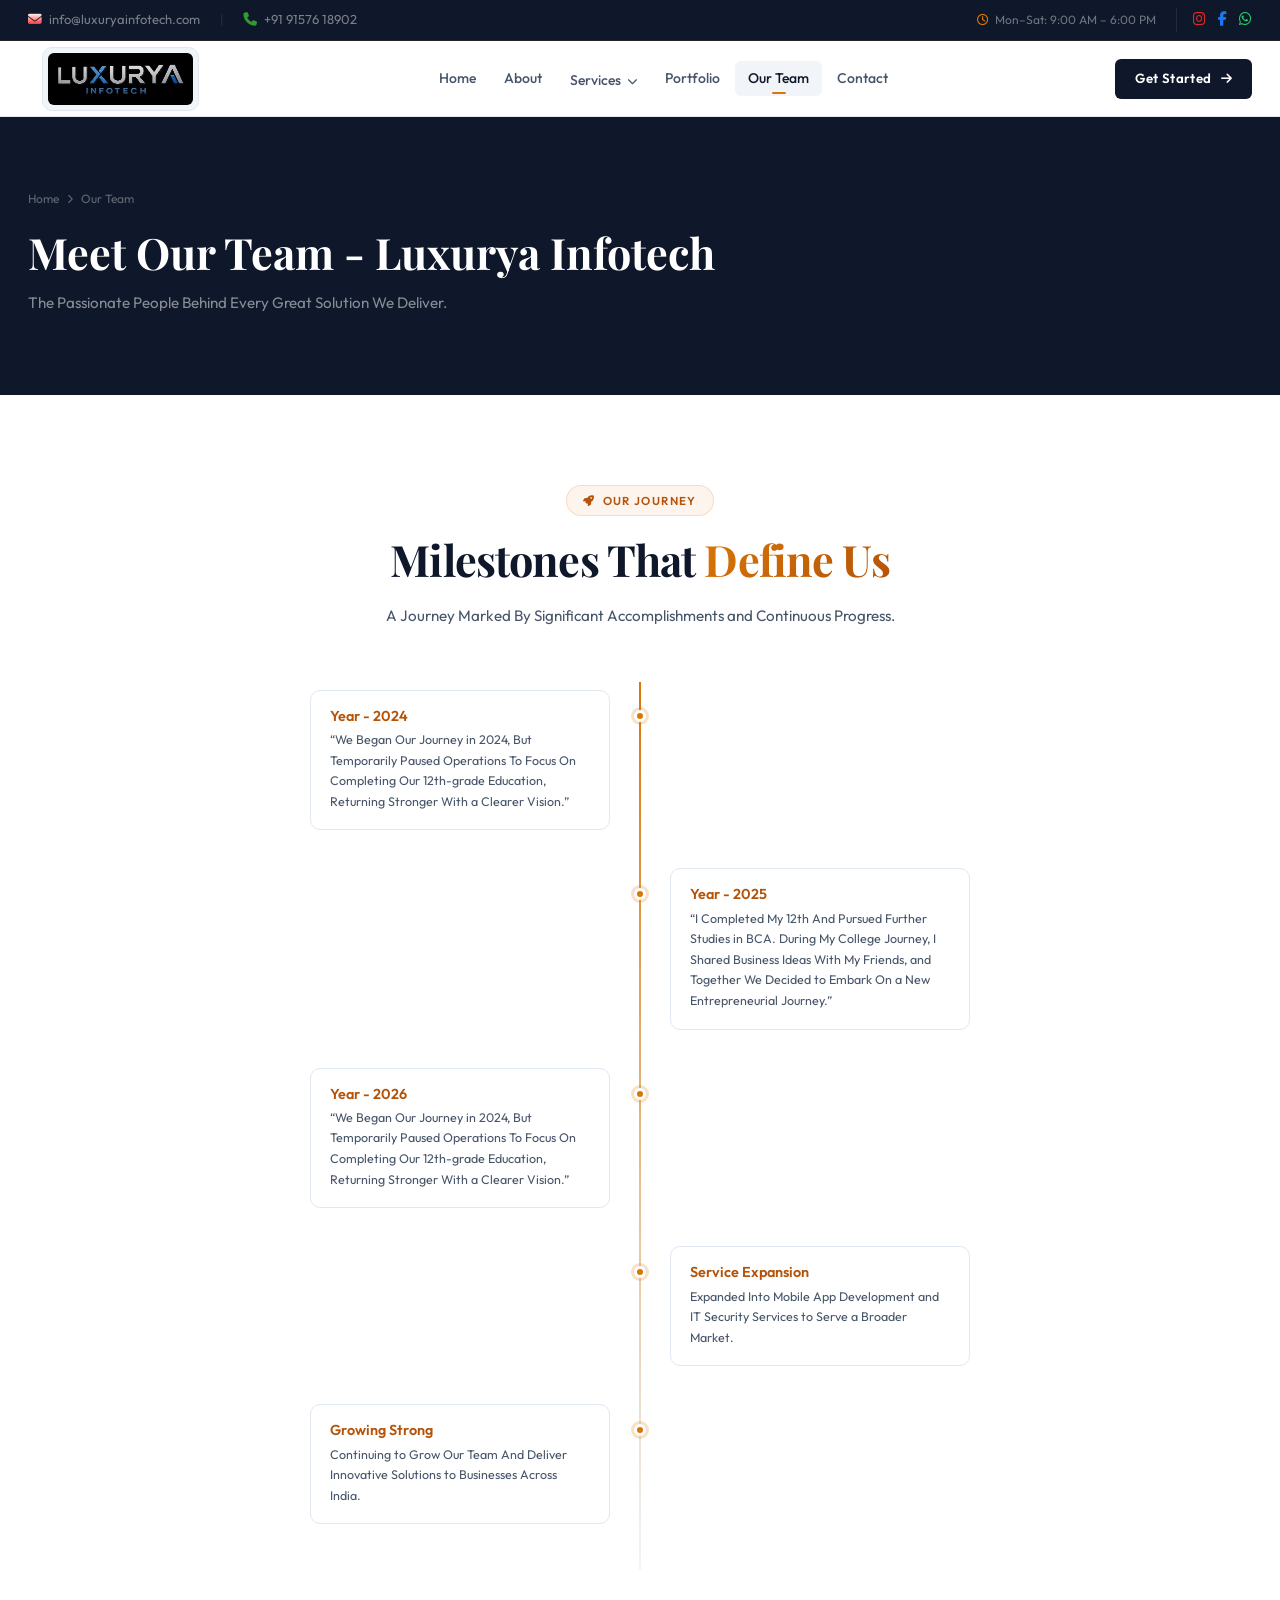
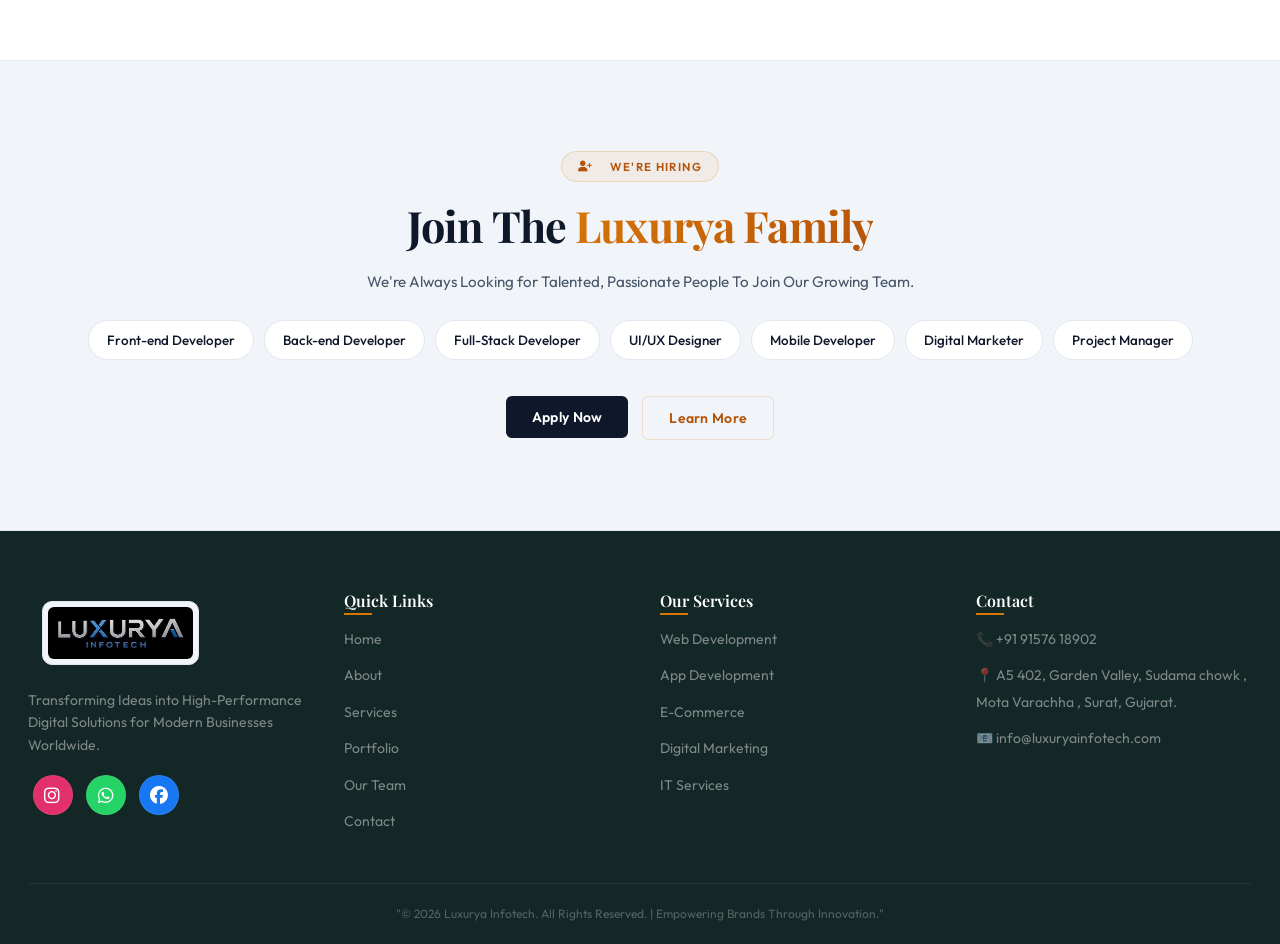
<file: team.html>
<!doctype html>
<html lang="en">
  <head>
    <meta charset="UTF-8" />
    <meta name="viewport" content="width=device-width, initial-scale=1.0" />
    <title>Our Team | Luxurya Infotech</title>

    <meta
      name="description"
      content="Luxurya Infotech is a leading web development company in Surat offering For A New Project, mobile apps, UI/UX design, and digital marketing services across India."
    />
    <meta
      name="keywords"
      content="Luxurya Infotech, web development company Surat, MERN stack developer India, app development company, digital marketing services India"
    />
    <meta name="robots" content="index, follow" />
    <meta name="author" content="Luxurya Infotech" />
    <link rel="canonical" href="https://www.luxuryainfotech.com/" />

    <!-- Favicon (use your own domain) -->
    <link
      rel="icon"
      type="image/jpg"
      href="https://www.luxuryainfotech.com/images/logo.jpg"
    />

    <!-- Theme -->
    <meta name="theme-color" content="#0f172a" />

    <!-- Open Graph -->
    <meta property="og:site_name" content="Luxurya Infotech" />
    <meta property="og:type" content="website" />
    <meta property="og:url" content="https://www.luxuryainfotech.com/" />
    <meta
      property="og:image"
      content="https://www.luxuryainfotech.com/images/logo.jpg"
    />
    <meta
      property="og:image"
      content="https://www.luxuryainfotech.com/images/og-banner.jpg"
    />
    <meta
      property="og:title"
      content="Best Web Development Company in Surat | Luxurya Infotech"
    />
    <meta
      property="og:description"
      content="Professional web development, app development & digital marketing services to grow your business."
    />
    <meta
      property="og:image"
      content="https://www.luxuryainfotech.com/images/logo.jpg"
    />

    <!-- Twitter -->
    <meta name="twitter:card" content="summary_large_image" />
    <meta
      name="twitter:title"
      content="Luxurya Infotech - IT Solutions Company"
    />
    <meta
      name="twitter:description"
      content="Grow your business with modern web & app solutions."
    />
    <meta
      name="twitter:image"
      content="https://www.luxuryainfotech.com/images/logo.jpg"
    />

    <!-- Local SEO -->
    <meta name="geo.region" content="IN-GJ" />
    <meta name="geo.placename" content="Surat" />
    <meta name="geo.position" content="21.1702;72.8311" />
    <meta name="ICBM" content="21.1702, 72.8311" />

    <!-- Fonts & CSS -->
    <link rel="preconnect" href="https://fonts.googleapis.com" />
    <link rel="preconnect" href="https://fonts.gstatic.com" crossorigin />
    <link
      href="https://fonts.googleapis.com/css2?family=Plus+Jakarta+Sans:wght@300;400;500;600;700&display=swap"
      rel="stylesheet"
    />
    <link
      rel="stylesheet"
      href="https://cdn.jsdelivr.net/npm/swiper@11/swiper-bundle.min.css"
    />
    <link
      rel="stylesheet"
      href="https://cdnjs.cloudflare.com/ajax/libs/font-awesome/6.5.0/css/all.min.css"
    />
    <script src="https://cdn.jsdelivr.net/npm/swiper@11/swiper-bundle.min.js"></script>
    <!-- Google tag (gtag.js) -->
    <script
      async
      src="https://www.googletagmanager.com/gtag/js?id=G-0WK9GT3Q1Q"
    ></script>
    <link rel="stylesheet" href="style.css" />
  </head>

  <body>
    <!-- TOP BAR -->
    <div class="top-bar">
      <div class="container">
        <div class="top-bar-inner">
          <div class="top-info">
            <a href="mailto:info@luxuryainfotech.com"
              ><i
                style="
                  background: linear-gradient(white, red);
                  -webkit-background-clip: text;
                  background-clip: text;
                  -webkit-text-fill-color: transparent;
                "
                class="fas fa-envelope"
              ></i>
              info@luxuryainfotech.com</a
            >
            <span class="separator">|</span>
            <a href="tel:+919274356862"
              ><i
                class="fas fa-phone-alt"
                style="transform: scaleX(-1); color: #339933"
              ></i>
              +91 91576 18902</a
            >
          </div>
          <div class="top-right">
            <span class="work-hours"
              ><i class="far fa-clock"></i> Mon–Sat: 9:00 AM – 6:00 PM</span
            >
            <div class="top-socials">
              <a href="https://www.instagram.com/luxuryainfotech/"
                ><i style="color: rgb(225, 40, 40)" class="fab fa-instagram"></i
              ></a>
              <a href="https://www.facebook.com/profile.php?id=61570994831835"
                ><i style="color: #1877f2" class="fab fa-facebook-f"></i
              ></a>
              <a href="https://wa.me/919274356862"
                ><i style="color: #25d366" class="fab fa-whatsapp"></i
              ></a>
            </div>
          </div>
        </div>
      </div>
    </div>

    <!-- NAVBAR -->
    <nav id="navbar">
      <div class="container">
        <div class="nav-inner">
          <a class="nav-logo" href="index.html">
            <div class="logo-mark">
              <img src="images/logo.jpg" alt="Luxurya Infotech" />
            </div>
          </a>
          <div class="nav-links">
            <a class="nav-link" href="index.html" data-page="home">Home</a>
            <a class="nav-link" href="about.html" data-page="about">About</a>
            <div class="nav-dropdown">
              <a class="nav-link" href="services.html" data-page="services"
                >Services
                <i
                  class="fas fa-chevron-down"
                  style="font-size: 0.65rem; margin-left: 3px"
                ></i
              ></a>
              <div class="nav-dropdown-menu">
                <div
                  class="dropdown-item"
                  onclick="location.href = 'services.html#web'"
                >
                  <i class="fas fa-globe"></i> Web Development
                </div>
                <div
                  class="dropdown-item"
                  onclick="location.href = 'services.html#app'"
                >
                  <i class="fas fa-mobile-alt"></i> App Development
                </div>
                <div
                  class="dropdown-item"
                  onclick="location.href = 'services.html#ecommerce'"
                >
                  <i class="fas fa-shopping-cart"></i> E-Commerce Systems
                </div>
                <div
                  class="dropdown-item"
                  onclick="location.href = 'services.html#digital'"
                >
                  <i class="fas fa-chart-line"></i> Digital Marketing & SEO
                </div>
                <div
                  class="dropdown-item"
                  onclick="location.href = 'services.html#it'"
                >
                  <i class="fas fa-shield-alt"></i> IT Support & Security
                </div>
              </div>
            </div>
            <a class="nav-link" href="portfolio.html" data-page="portfolio"
              >Portfolio</a
            >
            <a class="nav-link active" href="team.html" data-page="team"
              >Our Team</a
            >
            <a class="nav-link" href="contact.html" data-page="contact"
              >Contact</a
            >
          </div>
          <a class="btn btn-primary nav-cta" href="contact.html"
            >Get Started <i class="fas fa-arrow-right"></i
          ></a>
          <button class="hamburger" aria-label="Menu">
            <span></span><span></span><span></span>
          </button>
        </div>
      </div>
    </nav>
    <div class="mobile-menu" id="mobileMenu">
      <a class="mobile-nav-link" href="index.html"
        ><i class="fas fa-home" style="color: #61dafb"></i> Home</a
      >
      <a class="mobile-nav-link" href="about.html"
        ><i class="fas fa-user" style="color: #61dafb"></i> About</a
      >
      <a class="mobile-nav-link" href="services.html"
        ><i class="fas fa-cogs" style="color: #61dafb"></i> Services</a
      >
      <a class="mobile-nav-link" href="portfolio.html"
        ><i class="fas fa-briefcase" style="color: #61dafb"></i> Portfolio</a
      >
      <a class="mobile-nav-link" href="team.html"
        ><i class="fas fa-users" style="color: #61dafb"></i> Our Team</a
      >
      <a class="mobile-nav-link" href="contact.html"
        ><i class="fas fa-envelope" style="color: #61dafb"></i> Contact</a
      >
    </div>

    <!-- ============================
     TEAM PAGE
     ============================ -->
    <section class="page-hero">
      <div class="page-hero-bg"></div>
      <div class="container">
        <div class="breadcrumb">
          <span onclick="showPage('home')"><a href="index.html">Home</a></span
          ><i class="fas fa-chevron-right"></i><span>Our Team</span>
        </div>
        <h1>Meet Our Team - Luxurya Infotech</h1>
        <p>The Passionate People Behind Every Great Solution We Deliver.</p>
      </div>
    </section>
    <!-- Timeline -->
    <section class="section">
      <div class="container">
        <div class="section-header centered fade-in">
          <div class="eyebrow"><i class="fas fa-rocket"></i>Our Journey</div>
          <h2 class="section-title">
            Milestones That <span class="hl">Define Us</span>
          </h2>
          <p class="section-sub">
            A Journey Marked By Significant Accomplishments and Continuous
            Progress.
          </p>
        </div>
        <div class="timeline-modern fade-in">
          <div class="timeline-row left">
            <div class="timeline-card">
              <h3>Year - 2024</h3>
              <p>
                “We Began Our Journey in 2024, But Temporarily Paused Operations
                To Focus On Completing Our 12th-grade Education, Returning
                Stronger With a Clearer Vision.”
              </p>
            </div>
          </div>
          <div class="timeline-row right">
            <div class="timeline-card">
              <h3>Year - 2025</h3>
              <p>
                “I Completed My 12th And Pursued Further Studies in BCA. During
                My College Journey, I Shared Business Ideas With My Friends, and
                Together We Decided to Embark On a New Entrepreneurial Journey.”
              </p>
            </div>
          </div>
          <div class="timeline-row left">
            <div class="timeline-card">
              <h3>Year - 2026</h3>
              <p>
                “We Began Our Journey in 2024, But Temporarily Paused Operations
                To Focus On Completing Our 12th-grade Education, Returning
                Stronger With a Clearer Vision.”
              </p>
            </div>
          </div>
          <div class="timeline-row right">
            <div class="timeline-card">
              <h3>Service Expansion</h3>
              <p>
                Expanded Into Mobile App Development and IT Security Services to
                Serve a Broader Market.
              </p>
            </div>
          </div>
          <div class="timeline-row left">
            <div class="timeline-card">
              <h3>Growing Strong</h3>
              <p>
                Continuing to Grow Our Team And Deliver Innovative Solutions to
                Businesses Across India.
              </p>
            </div>
          </div>
        </div>
      </div>
    </section>
    <!-- <section class="section">
      <div class="container">
        <div class="section-header centered fade-in">
          <div class="eyebrow"><i class="fas fa-users"></i> Our Team</div>
          <h2 class="section-title">
            Built on Collaboration,<br /><span class="hl"
              >Driven By Expertise</span
            >
          </h2>
          <p class="section-sub">
            Our Team Combines Diverse Skills Across Development, Design,
            Marketing, And Management to Deliver Exceptional Results.
          </p>
        </div>
        <div class="swiper myTeamSwiper">
          <div class="swiper-wrapper">
            <div class="swiper-slide">
              <div class="team-card">
                <div class="avatar" style="background-color: #1a2e45">
                  <img src="images/dhruv-img-2.jpg" alt="dhruv" />
                </div>
                <h3>Dhruv Makvana</h3>
                <h4>Founder & CEO</h4>
                <p>
                  A Founder & CEO Is The Person Who Starts The Company And Leads
                  It By Making Important Business Decisions, Managing Growth,
                  And Guiding The Company’s Vision...
                </p>
              </div>
            </div>

            <div class="swiper-slide">
              <div class="team-card">
                <div class="avatar" style="background-color: #1a2e45">
                  <img src="images/viyanshi-img-1.jpg" alt="Viyanshi" />
                </div>
                <h3>Viyanshi Monpara</h3>
                <h4>COO</h4>
                <p>
                  A COO (Chief Operating Officer) Manages The Company’s Daily
                  Operations And Ensures That All Business Activities Run
                  Smoothly And Efficiently...
                </p>
              </div>
            </div>

            <div class="swiper-slide">
              <div class="team-card">
                <div class="avatar" style="background-color: #1a2e45">
                  <img src="images/meet-img-1.jpg" alt="Meet" />
                </div>
                <h3>Meet Parmar</h3>
                <h4>Co-Founder & CTO</h4>
                <p>
                  A Co-Founder & CTO Is A Founding Member Who Handles The
                  Company’s Technology, Software Development, And Technical Team
                  To Support Innovation And Growth...
                </p>
              </div>
            </div>

            <div class="swiper-slide">
              <div class="team-card">
                <div class="avatar" style="background-color: #1a2e45">
                  <img src="images/princy-img-1.jpg" alt="Princy" />
                </div>
                <h3>Princy Malani</h3>
                <h4>HR Manager</h4>
                <p>
                  As HR Manager, Princy Malani Oversees Talent Acquisition, Team
                  Management, and Organizational Development. She ensures a
                  productive work culture and strong human resource
                  operations...
                </p>
              </div>
            </div>
          </div>

          <div class="team-nav">
            <button class="btn1 swiper-button-prev-custom">← Prev</button>
            <button class="btn2 swiper-button-next-custom">Next →</button>
          </div>

          <div class="swiper-pagination"></div>
        </div>
        <div id="full-team-grid" style="margin-top: 24px"></div>
      </div>
    </section> -->
    <section class="cta-section">
      <div class="container" style="text-align: center">
        <div class="eyebrow" style="justify-content: center">
          <i style="margin-right: 10px" class="fas fa-user-plus"></i>We're
          Hiring
        </div>
        <h2 class="section-title">
          Join The<span class="hl"> Luxurya Family</span>
        </h2>
        <p class="section-sub" style="margin: 0 auto 24px">
          We're Always Looking for Talented, Passionate People To Join Our
          Growing Team.
        </p>
        <div class="cta-roles">
          <span>Front-end Developer</span>
          <span>Back-end Developer</span>
          <span>Full-Stack Developer</span>
          <span>UI/UX Designer</span>
          <span>Mobile Developer</span>
          <span>Digital Marketer</span>
          <span>Project Manager</span>
        </div>
        <div
          style="
            display: flex;
            gap: 14px;
            justify-content: center;
            flex-wrap: wrap;
          "
        >
          <a href="contact.html"
            ><button class="btn btn-primary" onclick="showPage('contact')">
              Apply Now
            </button></a
          >
          <a href="services.html"
            ><button class="btn btn-outline" onclick="showPage('about')">
              Learn More
            </button></a
          >
        </div>
      </div>
    </section>
    <footer>
      <div class="container">
        <div class="footer-grid">
          <div class="footer-brand">
            <a class="nav-logo" href="index.html">
              <div class="logo-mark">
                <img src="images/logo.jpg" alt="Luxurya Infotech" />
              </div>
            </a>
            <p>
               Transforming Ideas into High-Performance Digital Solutions for Modern Businesses Worldwide.
            </p>
            <div class="footer-social">
              <a
                href="https://www.instagram.com/luxuryainfotech"
                style="
                  display: inline-block;
                  width: 40px;
                  height: 40px;
                  line-height: 40px;
                  text-align: center;
                  border-radius: 50%;
                  background: #e1306c;
                  color: white;
                  margin: 5px;
                  font-size: 18px;
                "
              >
                <i style="margin-right:2px;" class="fab fa-instagram"></i>
              </a>

              <a
                href="https://wa.me/919157618902"
                style="
                  display: inline-block;
                  width: 40px;
                  height: 40px;
                  line-height: 40px;
                  text-align: center;
                  border-radius: 50%;
                  background: #25d366;
                  color: white;
                  margin: 5px;
                  font-size: 18px;
                "
              >
                <i class="fab fa-whatsapp"></i>
              </a>

              <a
                href="https://www.facebook.com/profile.php?id=61570994831835"
                style="
                  display: inline-block;
                  width: 40px;
                  height: 40px;
                  line-height: 40px;
                  text-align: center;
                  border-radius: 50%;
                  background: #1877f2;
                  color: white;
                  margin: 5px;
                  font-size: 18px;
                "
              >
                <i class="fab fa-facebook"></i>
              </a>
            </div>
          </div>
          <div class="footer-col">
            <h4>Quick Links</h4>
            <ul>
              <li>
                <span onclick="showPage('home')">
                  <a href="index.html">Home</a></span
                >
              </li>
              <li>
                <span onclick="showPage('about')"
                  ><a href="about.html">About</a></span
                >
              </li>
              <li>
                <span onclick="showPage('services')"
                  ><a href="services.html">Services</a></span
                >
              </li>
              <li>
                <span onclick="showPage('portfolio')"
                  ><a href="portfolio.html">Portfolio</a></span
                >
              </li>
              <li>
                <span onclick="showPage('team')"
                  ><a href="team.html">Our Team</a></span
                >
              </li>
              <li>
                <span onclick="showPage('contact')"
                  ><a href="contact.html">Contact</a></span
                >
              </li>
            </ul>
          </div>
          <div class="footer-col">
            <h4>Our Services</h4>
            <ul>
              <li>
                <span onclick="showServiceDetail('web')"
                  ><a href="services.html#web">Web Development</a></span
                >
              </li>
              <li>
                <span onclick="showServiceDetail('app')"
                  ><a href="services.html#app">App Development</a></span
                >
              </li>
              <li>
                <span onclick="showServiceDetail('ecommerce')"
                  ><a href="services.html#ecommerce">E-Commerce</a></span
                >
              </li>
              <li>
                <span onclick="showServiceDetail('digital')"
                  ><a href="services.html#digital">Digital Marketing</a></span
                >
              </li>
              <li>
                <span onclick="showServiceDetail('it')"
                  ><a href="services.html#it">IT Services</a></span
                >
              </li>
            </ul>
          </div>
          <div class="footer-col">
            <h4>Contact</h4>
            <ul>
              <li>
                <span><a href="tel:+919274356862">📞 +91 91576 18902</a></span>
              </li>
              <li>
                <span
                  >📍 A5 402, Garden Valley, Sudama chowk , Mota Varachha ,
                  Surat, Gujarat.</span
                >
              </li>
              <li>
                <span
                  ><a href="mailto:info@luxuryainfotech.com"
                    >📧 info@luxuryainfotech.com</a
                  ></span
                >
              </li>
            </ul>
          </div>
        </div>
        <div class="footer-bottom">
          "© 2026 Luxurya Infotech. All Rights Reserved. | Empowering Brands
          Through Innovation."
        </div>
      </div>
    </footer>
    <script src="https://cdn.jsdelivr.net/npm/swiper@11/swiper-bundle.min.js"></script>
    <script src="script.js"></script>
    <script>
      document.addEventListener("DOMContentLoaded", function () {
        if (
          typeof Swiper !== "undefined" &&
          document.querySelector(".myTeamSwiper")
        ) {
          new Swiper(".myTeamSwiper", {
            slidesPerView: 1,
            spaceBetween: 30,
            loop: true,
            grabCursor: true,
            speed: 800,
            autoplay: {
              delay: 3500,
              disableOnInteraction: false,
              pauseOnMouseEnter: true,
            },
            breakpoints: {
              640: { slidesPerView: 1 },
              768: { slidesPerView: 2 },
              1024: { slidesPerView: 3 },
            },
            pagination: {
              el: ".myTeamSwiper .swiper-pagination",
              clickable: true,
              dynamicBullets: true,
            },
            navigation: {
              nextEl: ".swiper-button-next-custom",
              prevEl: ".swiper-button-prev-custom",
            },
          });
        }
      });
    </script>
  </body>
</html>
</file>
<file: style.css>
/* ============================================================
    LUXURYA INFOTECH — REDESIGNED WHITE MODE DESIGN SYSTEM
    Same class names & IDs. Pure white + slate + warm amber.
    Fonts: Playfair Display (display) + Outfit (body)
============================================================ */

@import url("https://fonts.googleapis.com/css2?family=Playfair+Display:ital,wght@0,400;0,600;0,700;1,400&family=Outfit:wght@300;400;500;600&display=swap");

/* ── Design Tokens ── */
:root {
  --ink: #0f172a;
  --ink-2: #1e293b;
  --ink-3: #334155;
  --gold: #d97706;
  --gold-lt: #f59e0b;
  --gold-dk: #b45309;
  --gold-bg: rgba(217, 119, 6, 0.07);
  --gold-border: rgba(217, 119, 6, 0.2);
  --ivory: #fafafa;
  --ivory-2: #f1f5f9;
  --white: #ffffff;

  --t-primary: #0f172a;
  --t-secondary: #475569;
  --t-muted: #94a3b8;
  --t-light: rgba(255, 255, 255, 0.9);
  --t-dim: rgba(255, 255, 255, 0.55);

  --border: #e2e8f0;
  --border-dk: #cbd5e1;
  --border-gold: rgba(217, 119, 6, 0.22);
  --sh-xs: 0 1px 3px rgba(15, 23, 42, 0.04);
  --sh-sm: 0 2px 10px rgba(15, 23, 42, 0.06);
  --sh-md: 0 8px 28px rgba(15, 23, 42, 0.09);
  --sh-lg: 0 20px 56px rgba(15, 23, 42, 0.13);
  --sh-gold: 0 6px 24px rgba(217, 119, 6, 0.18);

  --r-sm: 6px;
  --r: 10px;
  --r-lg: 16px;
  --r-xl: 22px;

  --ease: cubic-bezier(0.4, 0, 0.2, 1);
  --t: 0.22s;

  --font-display: "Playfair Display", Georgia, serif;
  --font-body: "Outfit", "DM Sans", sans-serif;
}

/* ── Reset ── */
*,
*::before,
*::after {
  box-sizing: border-box;
  margin: 0;
  padding: 0;
}
html {
  scroll-behavior: smooth;
  font-size: 16px;
}
body {
  font-family: var(--font-body);
  color: var(--t-primary);
  overflow-x: hidden;
  line-height: 1.65;
  -webkit-font-smoothing: antialiased;
  background: var(--white);
}
a {
  text-decoration: none;
  color: inherit;
}
ul {
  list-style: none;
}
img {
  max-width: 100%;
  display: block;
}

::-webkit-scrollbar {
  width: 4px;
}
::-webkit-scrollbar-track {
  background: var(--ivory-2);
}
::-webkit-scrollbar-thumb {
  background: var(--gold);
  border-radius: 99px;
}

/* ── Layout ── */
.container {
  width: 100%;
  max-width: 1500px;
  margin: 0 auto;
  padding: 0 28px;
}
.section {
  padding: 90px 0;
}
.section-sm {
  padding: 60px 0;
}
.section-alt {
  background: var(--ivory-2);
}
.section-dark {
  background: var(--ink);
}

/* ── Typography ── */
h1,
h2,
h3,
h4,
h5 {
  font-family: var(--font-display);
  color: var(--t-primary);
  line-height: 1.2;
}

.section-header {
  margin-bottom: 52px;
}
.section-header.centered {
  text-align: center;
}
.section-header.centered .section-sub {
  margin: 0 auto;
}

.eyebrow {
  display: inline-flex;
  align-items: center;
  gap: 7px;
  background: var(--gold-bg);
  border: 1px solid var(--gold-border);
  color: var(--gold-dk);
  padding: 5px 16px;
  border-radius: 99px;
  font-size: 0.72rem;
  font-weight: 600;
  text-transform: uppercase;
  letter-spacing: 0.12em;
  margin-bottom: 18px;
  font-family: var(--font-body);
}
.eyebrow i {
  font-size: 0.68rem;
}

.section-title {
  font-size: clamp(1.8rem, 3.5vw, 2.7rem);
  font-weight: 700;
  color: var(--t-primary);
  letter-spacing: -0.02em;
  margin-bottom: 16px;
}
.section-title .hl,
.section-title .grad {
  background: linear-gradient(135deg, var(--gold), var(--gold-dk));
  -webkit-background-clip: text;
  -webkit-text-fill-color: transparent;
  background-clip: text;
}
.section-sub {
  max-width: 580px;
  color: var(--t-secondary);
  font-size: 0.95rem;
  line-height: 1.8;
}

/* ── Buttons ── */
.btn {
  display: inline-flex;
  align-items: center;
  gap: 9px;
  padding: 12px 26px;
  border-radius: var(--r-sm);
  font-family: var(--font-body);
  font-weight: 600;
  font-size: 0.875rem;
  letter-spacing: 0.02em;
  cursor: pointer;
  border: none;
  transition: all var(--t) var(--ease);
  white-space: nowrap;
}
.btn i {
  font-size: 0.78rem;
  transition: transform var(--t) var(--ease);
}
.btn:hover i {
  transform: translateX(3px);
}

.btn-primary {
  background: var(--ink);
  color: var(--white);
}
.btn-primary:hover {
  background: var(--ink-3);
  transform: translateY(-2px);
  box-shadow: var(--sh-md);
}

.btn-accent {
  background: linear-gradient(135deg, var(--gold-lt), var(--gold-dk));
  color: var(--white);
  box-shadow: var(--sh-gold);
  margin-bottom: 10px;
}
.btn-accent:hover {
  transform: translateY(-2px);
  box-shadow: 0 10px 32px rgba(217, 119, 6, 0.3);
}

.btn-outline {
  background: transparent;
  color: var(--gold-dk);
  border: 1.5px solid var(--gold-border);
}
.btn-outline:hover {
  background: var(--gold-bg);
  border-color: var(--gold);
  color: var(--gold-dk);
}

.btn-ghost {
  background: rgba(255, 255, 255, 0.1);
  color: var(--white);
  border: 1.5px solid rgba(255, 255, 255, 0.25);
  backdrop-filter: blur(8px);
}
.btn-ghost:hover {
  background: rgba(255, 255, 255, 0.18);
  border-color: rgba(255, 255, 255, 0.5);
}

/* ── Animations ── */
.fade-in {
  opacity: 0;
  transform: translateY(22px);
  transition:
    opacity 0.55s var(--ease),
    transform 0.55s var(--ease);
}
.fade-in.visible {
  opacity: 1;
  transform: none;
}

/* ── Page Routing ── */
.page {
  display: none;
}
.page.active {
  display: block !important;
  animation: pageIn 0.2s var(--ease) both;
}
@keyframes pageIn {
  from {
    opacity: 0;
    transform: translateY(8px);
  }
  to {
    opacity: 1;
    transform: none;
  }
}

/* ============================================================
   TOP BAR
============================================================ */
.top-bar {
  background: var(--ink);
  border-bottom: 1px solid rgba(217, 119, 6, 0.12);
  padding: 8px 0;
  font-size: 0.78rem;
  font-family: var(--font-body);
}
.top-bar-inner {
  display: flex;
  justify-content: space-between;
  align-items: center;
  gap: 12px;
  flex-wrap: wrap;
}

.top-info {
  display: flex;
  align-items: center;
  gap: 16px;
}
.top-info a {
  color: rgba(255, 255, 255, 0.45);
  display: inline-flex;
  align-items: center;
  gap: 7px;
  font-size: 13px;
  transition: color var(--t) var(--ease);
}
.top-info a i {
  font-size: 0.85rem;
}
.top-info a:hover {
  color: var(--white);
}

.separator {
  color: rgba(255, 255, 255, 0.1);
  margin: 0 4px;
}

.top-right {
  display: flex;
  align-items: center;
  gap: 20px;
}
.work-hours {
  color: rgba(255, 255, 255, 0.4);
  display: flex;
  font-size: 12px;
  align-items: center;
  gap: 6px;
}
.work-hours i {
  color: var(--gold);
}

.top-socials {
  display: flex;
  gap: 12px;
  border-left: 1px solid rgba(255, 255, 255, 0.08);
  padding-left: 16px;
}
.top-socials a {
  color: rgba(255, 255, 255, 0.35);
  font-size: 0.9rem;
  transition:
    color var(--t) var(--ease),
    transform var(--t) var(--ease);
}
.top-socials a:hover {
  color: var(--gold-lt);
  transform: translateY(-2px);
}

@media (max-width: 750px) {
  .top-bar {
    display: none;
  }
}

/* ============================================================
   NAVBAR
============================================================ */
#navbar {
  position: sticky;
  top: 0;
  width: 100%;
  z-index: 1000;
  height: 76px;
  background: rgba(255, 255, 255, 0.97);
  border-bottom: 1px solid var(--border);
  box-shadow: var(--sh-xs);
  transition: box-shadow var(--t) var(--ease);
}
#navbar.scrolled {
  box-shadow: 0 4px 24px rgba(15, 23, 42, 0.1);
}

.nav-inner {
  display: flex;
  align-items: center;
  justify-content: space-between;
  height: 76px;
}

.nav-logo {
  display: inline-flex;
  align-items: center;
  justify-content: center;
  text-decoration: none;
  padding: 10px 14px;
}
.logo-mark {
  display: flex;
  align-items: center;
  justify-content: center;
  border-radius: 10px;
  padding: 5px;
  background: var(--ivory-2);
  border: 1px solid var(--border);
  transition: all 0.35s cubic-bezier(0.16, 1, 0.3, 1);
}
.nav-logo:hover .logo-mark {
  transform: translateY(-3px);
  box-shadow: var(--sh-sm);
  background: var(--gold-bg);
  border-color: var(--gold-border);
}
.logo-mark img {
  height: 52px;
  width: auto;
  border-radius: 6px;
  object-fit: contain;
  transition: transform 0.35s ease;
}
.nav-logo:hover .logo-mark img {
  transform: scale(1.04);
}

.nav-links {
  display: flex;
  align-items: center;
  gap: 2px;
}
.nav-link {
  color: var(--t-secondary);
  font-size: 0.875rem;
  font-weight: 500;
  cursor: pointer;
  padding: 6px 13px;
  border-radius: var(--r-sm);
  transition: all var(--t) var(--ease);
  position: relative;
  font-family: var(--font-body);
}
.nav-link:hover,
.nav-link.active {
  color: var(--t-primary);
  background: var(--ivory-2);
}
.nav-link.active::after {
  content: "";
  position: absolute;
  bottom: 2px;
  left: 50%;
  transform: translateX(-50%);
  width: 14px;
  height: 2px;
  background: var(--gold);
  border-radius: 2px;
}

.nav-dropdown {
  position: relative;
}
.nav-dropdown-menu {
  position: absolute;
  top: calc(100% + 10px);
  left: 0;
  background: var(--white);
  border: 1px solid var(--border);
  border-radius: var(--r);
  padding: 8px;
  min-width: 220px;
  opacity: 0;
  visibility: hidden;
  transform: translateY(6px);
  transition: all var(--t) var(--ease);
  box-shadow: var(--sh-lg);
  z-index: 200;
}
.nav-dropdown:hover .nav-dropdown-menu {
  opacity: 1;
  visibility: visible;
  transform: translateY(0);
}

.dropdown-item {
  display: flex;
  align-items: center;
  gap: 11px;
  padding: 9px 12px;
  border-radius: var(--r-sm);
  color: var(--t-secondary);
  font-size: 0.84rem;
  cursor: pointer;
  transition: all var(--t) var(--ease);
  font-family: var(--font-body);
}
.dropdown-item i {
  color: var(--gold-dk);
  width: 14px;
  font-size: 0.78rem;
}
.dropdown-item:hover {
  background: var(--ivory-2);
  color: var(--t-primary);
}

.nav-cta {
  background: var(--ink) !important;
  color: var(--white) !important;
  padding: 9px 20px !important;
  border-radius: var(--r-sm) !important;
  font-weight: 600;
  font-size: 0.83rem;
  letter-spacing: 0.03em;
  box-shadow: none;
  transition: all var(--t) var(--ease) !important;
  -webkit-text-fill-color: var(--white) !important;
}
.nav-cta:hover {
  background: var(--gold-dk) !important;
  transform: translateY(-2px) !important;
  box-shadow: var(--sh-gold) !important;
}

.hamburger {
  display: none;
  flex-direction: column;
  justify-content: space-between;
  width: 24px;
  height: 16px;
  background: transparent;
  border: none;
  cursor: pointer;
  padding: 0;
  z-index: 2001;
}
.hamburger span {
  display: block;
  width: 100%;
  height: 1.5px;
  background: var(--t-primary);
  border-radius: 2px;
  transition: all 0.3s ease;
}
.hamburger.open span:nth-child(1) {
  transform: translateY(7.5px) rotate(45deg);
}
.hamburger.open span:nth-child(2) {
  opacity: 0;
}
.hamburger.open span:nth-child(3) {
  transform: translateY(-7.5px) rotate(-45deg);
}

@media (max-width: 950px) {
  .nav-links,
  .nav-cta {
    display: none;
  }
  .hamburger {
    display: flex;
  }
}

.mobile-menu {
  display: none;
  position: fixed;
  top: 76px;
  left: 0;
  right: 0;
  background: var(--white);
  border-bottom: 1px solid var(--border);
  box-shadow: var(--sh-lg);
  padding: 12px 18px 18px;
  z-index: 1100;
  flex-direction: column;
  gap: 2px;
}
.mobile-menu.open {
  display: flex;
}
.mobile-nav-link {
  display: block;
  padding: 10px 14px;
  font-size: 0.9rem;
  font-weight: 500;
  color: var(--t-secondary);
  border-radius: var(--r-sm);
  cursor: pointer;
  transition: all var(--t) var(--ease);
  font-family: var(--font-body);
}
.mobile-nav-link:hover {
  background: var(--ivory-2);
  color: var(--t-primary);
}
.mobile-submenu {
  padding-left: 14px;
  border-left: 2px solid var(--gold-border);
  margin: 4px 0 4px 14px;
  display: flex;
  flex-direction: column;
  gap: 1px;
}

/* ============================================================
   HERO SECTION
============================================================ */
#hero {
  position: relative;
  min-height: 88vh;
  display: flex;
  background: var(--ink);
  background-image: url("https://i.pinimg.com/1200x/3c/70/4b/3c704b5bfe6865cd1bcddfd981bb6e0b.jpg");
  background-size: cover;
  background-repeat: no-repeat;
  align-items: center;
  justify-content: center;
  overflow: hidden;
  text-align: center;
  padding: 80px 28px 100px;
}
#hero .hero-bg-img {
  position: absolute;
  inset: 0;
  opacity: 0.18;
}

.hero-bg {
  position: absolute;
  inset: 0;
  pointer-events: none;
}
.hero-bg::before {
  content: "";
  position: absolute;
  width: 500px;
  height: 500px;
  border-radius: 50%;
  background: radial-gradient(
    circle,
    rgba(217, 119, 6, 0.14) 0%,
    transparent 70%
  );
  top: -120px;
  right: -120px;
}
.hero-bg::after {
  content: "";
  position: absolute;
  width: 360px;
  height: 360px;
  border-radius: 50%;
  background: radial-gradient(
    circle,
    rgba(217, 119, 6, 0.08) 0%,
    transparent 70%
  );
  bottom: -80px;
  left: -80px;
}

.hero-content {
  position: relative;
  z-index: 2;
  max-width: 820px;
}

.hero-badge {
  display: inline-flex;
  align-items: center;
  gap: 8px;
  background: rgba(217, 119, 6, 0.12);
  border: 1px solid rgba(217, 119, 6, 0.28);
  border-radius: 99px;
  padding: 6px 18px;
  font-size: 0.75rem;
  font-weight: 600;
  color: var(--gold-lt);
  margin-bottom: 28px;
  letter-spacing: 0.1em;
  text-transform: uppercase;
  font-family: var(--font-body);
}
.hero-badge-dot {
  width: 7px;
  height: 7px;
  border-radius: 50%;
  background: #4ade80;
  box-shadow: 0 0 0 3px rgba(74, 222, 128, 0.25);
  animation: pulse 2s infinite;
}
@keyframes pulse {
  0%,
  100% {
    box-shadow: 0 0 0 3px rgba(74, 222, 128, 0.25);
  }
  50% {
    box-shadow: 0 0 0 7px rgba(74, 222, 128, 0.08);
  }
}

.hero-title {
  font-family: var(--font-display);
  font-size: clamp(2.2rem, 6vw, 4.2rem);
  font-weight: 700;
  color: var(--white);
  line-height: 1.1;
  margin-bottom: 22px;
  letter-spacing: -0.02em;
}
.hero-title .grad {
  background: linear-gradient(135deg, var(--gold-lt), var(--gold));
  -webkit-background-clip: text;
  -webkit-text-fill-color: transparent;
  background-clip: text;
}

.hero-sub {
  font-size: 1.02rem;
  color: rgba(255, 255, 255, 0.62);
  max-width: 540px;
  margin: 0 auto 40px;
  line-height: 1.8;
}

.hero-btns {
  display: flex;
  justify-content: center;
  gap: 14px;
  flex-wrap: wrap;
  margin-bottom: 64px;
}

.hero-stats {
  display: grid;
  grid-template-columns: repeat(4, 1fr);
  gap: 1px;
  max-width: 600px;
  margin: 0 auto;
  background: rgba(255, 255, 255, 0.08);
  border: 1px solid rgba(255, 255, 255, 0.1);
  border-radius: var(--r);
  overflow: hidden;
}
.hero-stat {
  padding: 18px 14px;
  background: rgba(255, 255, 255, 0.04);
  text-align: center;
}
.hero-stat .num {
  font-family: var(--font-display);
  font-size: 2rem;
  font-weight: 700;
  color: var(--gold-lt);
  display: block;
}
.hero-stat .lbl {
  font-size: 0.7rem;
  color: rgba(255, 255, 255, 0.42);
  margin-top: 4px;
  line-height: 2.2;
  font-family: var(--font-body);
}

/* ============================================================
   SERVICES
============================================================ */
.services-grid {
  display: grid;
  grid-template-columns: repeat(3, 1fr);
  gap: 18px;
}

.service-card {
  background: var(--white);
  border: 1px solid var(--border);
  border-radius: var(--r-lg);
  padding: 28px 24px;
  cursor: pointer;
  transition: all var(--t) var(--ease);
  position: relative;
  overflow: hidden;
  height: 100%;
}
.service-card::before {
  content: "";
  position: absolute;
  top: 0;
  left: 0;
  right: 0;
  height: 2px;
  background: linear-gradient(90deg, var(--gold), var(--gold-dk));
  opacity: 0;
  transition: opacity var(--t) var(--ease);
}
.service-card:hover {
  border-color: var(--gold-border);
  box-shadow: var(--sh-md);
  transform: translateY(-6px);
}
.service-card:hover::before {
  opacity: 1;
}

.sc-icon {
  width: 48px;
  height: 48px;
  border-radius: 10px;
  background: var(--gold-bg);
  border: 1px solid var(--gold-border);
  display: flex;
  align-items: center;
  justify-content: center;
  color: var(--gold-dk);
  font-size: 1.15rem;
  margin-bottom: 16px;
}
.service-card h3 {
  font-family: var(--font-display);
  font-size: 1.12rem;
  font-weight: 700;
  color: var(--t-primary);
  margin-bottom: 9px;
}
.service-card p {
  font-size: 0.862rem;
  color: var(--t-secondary);
  line-height: 1.72;
}
.sc-link {
  display: inline-flex;
  align-items: center;
  gap: 6px;
  color: var(--gold-dk);
  font-size: 0.78rem;
  font-weight: 600;
  margin-top: 18px;
  transition: gap var(--t) var(--ease);
  font-family: var(--font-body);
}
.service-card:hover .sc-link {
  gap: 10px;
}

.service-card.custom-card {
  background: var(--ink);
  color: #ffffff;
  border: 1px solid rgba(217, 119, 6, 0.25);
}
.service-card.custom-card h3 {
  color: var(--gold-lt);
}
.service-card.custom-card p {
  color: rgba(255, 255, 255, 0.55);
}
.service-card.custom-card .sc-icon {
  background: rgba(217, 119, 6, 0.15);
  color: var(--gold-lt);
}
.service-card.custom-card .sc-link {
  color: var(--gold-lt);
}

/* ============================================================
   WHY CHOOSE US
============================================================ */
.why-section {
  background: var(--ivory-2);
}
.why-grid {
  display: grid;
  grid-template-columns: 1fr 1fr;
  gap: 64px;
  margin-top: 30px;
  align-items: center;
}

.why-list {
  display: flex;
  flex-direction: column;
  gap: 12px;
  margin-top: 28px;
}
.why-item {
  display: flex;
  gap: 14px;
  align-items: flex-start;
  background: var(--white);
  border: 1px solid var(--border);
  border-radius: var(--r);
  padding: 16px 17px;
  transition: all var(--t) var(--ease);
}
.why-item:hover {
  border-color: var(--gold-border);
  box-shadow: var(--sh-sm);
}
.why-icon {
  width: 38px;
  height: 38px;
  min-width: 38px;
  border-radius: 9px;
  background: linear-gradient(135deg, var(--gold-lt), var(--gold-dk));
  display: flex;
  align-items: center;
  justify-content: center;
  color: var(--white);
  font-size: 0.9rem;
}
.why-item h4 {
  font-family: var(--font-body);
  font-size: 0.88rem;
  font-weight: 600;
  color: var(--t-primary);
  margin-bottom: 3px;
}
.why-item p {
  font-size: 0.8rem;
  color: var(--t-secondary);
  line-height: 1.65;
}

.why-right {
  display: grid;
  grid-template-columns: 1fr 1fr;
  gap: 14px;
  margin-top: 35px;
}
.why-card {
  background: var(--white);
  border: 1px solid var(--border);
  border-radius: var(--r);
  padding: 26px 20px;
  text-align: center;
  transition: all var(--t) var(--ease);
}
.why-card:hover {
  border-color: var(--gold-border);
  box-shadow: var(--sh-sm);
  transform: translateY(-2px);
}
.why-card .num {
  font-family: var(--font-display);
  font-size: 2.3rem;
  font-weight: 700;
  color: var(--gold-dk);
  line-height: 1;
}
.why-card .lbl {
  font-size: 0.76rem;
  color: var(--t-muted);
  font-weight: 500;
  line-height: 1.4;
  margin-top: 6px;
  font-family: var(--font-body);
}

/* ============================================================
   TECH STACK
============================================================ */
.tech-section {
  display: flex;
  flex-direction: column;
  gap: 20px;
  margin-top: 8px;
}
.tech-group {
  background: var(--white);
  border: 1px solid var(--border);
  border-radius: var(--r);
  padding: 20px 24px;
}
.tech-group h2 {
  font-family: var(--font-body);
  font-size: 0.72rem;
  font-weight: 600;
  text-transform: uppercase;
  letter-spacing: 0.12em;
  color: var(--t-muted);
  margin-bottom: 14px;
}
.tech-row {
  display: flex;
  flex-wrap: wrap;
  gap: 8px;
}
.tech-badge {
  display: inline-flex;
  align-items: center;
  gap: 7px;
  background: var(--ivory-2);
  border: 1px solid var(--border);
  border-radius: var(--r-sm);
  padding: 6px 12px;
  font-size: 0.8rem;
  font-weight: 500;
  color: var(--t-primary);
  transition: all var(--t) var(--ease);
  font-family: var(--font-body);
}
.tech-badge:hover {
  border-color: var(--gold-border);
  background: var(--gold-bg);
  transform: translateY(-1px);
}

/* ============================================================
   PROCESS
============================================================ */
.process-grid {
  display: grid;
  grid-template-columns: repeat(4, 1fr);
  gap: 18px;
  position: relative;
}
.process-grid::before {
  content: "";
  position: absolute;
  top: 36px;
  left: 12%;
  right: 12%;
  height: 1px;
  background: linear-gradient(
    90deg,
    transparent,
    var(--border-dk),
    transparent
  );
}
.process-step {
  background: var(--white);
  border: 1px solid var(--border);
  border-radius: var(--r);
  padding: 26px 20px;
  text-align: center;
  transition: all var(--t) var(--ease);
}
.process-step:hover {
  border-color: var(--gold-border);
  box-shadow: var(--sh-sm);
  transform: translateY(-4px);
}
.step-num {
  font-family: var(--font-display);
  font-size: 1.35rem;
  font-weight: 700;
  color: var(--gold-dk);
  background: var(--gold-bg);
  width: 48px;
  height: 48px;
  border-radius: 50%;
  display: flex;
  align-items: center;
  justify-content: center;
  margin: 0 auto 14px;
  border: 1.5px solid var(--gold-border);
}
.process-step h3 {
  font-family: var(--font-body);
  font-size: 0.9rem;
  font-weight: 600;
  color: var(--t-primary);
  margin-bottom: 8px;
}
.process-step p {
  font-size: 0.8rem;
  color: var(--t-secondary);
  line-height: 1.65;
}

/* ============================================================
   GLOBAL REACH
============================================================ */
.section-global {
  background: var(--ivory-2);
}
.global-flex {
  display: flex;
  align-items: center;
  gap: 56px;
  flex-wrap: wrap;
}
.global-content {
  flex: 1;
  min-width: 280px;
}
.global-content .eyebrow {
  color: var(--gold-dk);
}
.global-content .section-title {
  font-size: clamp(1.6rem, 3vw, 2.3rem);
}
.success-list {
  margin-top: 24px;
}
.success-list li {
  display: flex;
  align-items: center;
  gap: 10px;
  font-size: 0.9rem;
  font-weight: 500;
  color: var(--t-primary);
  margin-bottom: 12px;
  transition: transform var(--t) var(--ease);
}
.success-list li:hover {
  transform: translateX(6px);
}
.success-list li i {
  color: var(--gold);
}

.global-cards {
  flex: 1;
  min-width: 280px;
  display: grid;
  grid-template-columns: 1fr 1fr;
  gap: 16px;
}
.mini-stat-card {
  background: var(--white);
  border: 1px solid var(--border);
  border-radius: var(--r-lg);
  padding: 26px 20px;
  text-align: center;
  transition: all var(--t) var(--ease);
}
.mini-stat-card:hover {
  transform: translateY(-6px);
  box-shadow: var(--sh-md);
  border-color: var(--gold-border);
}
.mini-stat-card i {
  font-size: 1.5rem;
  color: var(--gold-dk);
  background: var(--gold-bg);
  width: 54px;
  height: 54px;
  line-height: 54px;
  border-radius: 50%;
  margin-bottom: 14px;
  display: block;
  margin-left: auto;
  margin-right: auto;
  transition: all var(--t) var(--ease);
}
.mini-stat-card:hover i {
  background: var(--gold-dk);
  color: var(--white);
}
.mini-stat-card h4 {
  font-size: 0.9rem;
  font-weight: 600;
  color: var(--t-primary);
  margin-bottom: 5px;
  font-family: var(--font-body);
}
.mini-stat-card p {
  font-size: 0.8rem;
  color: var(--t-secondary);
  line-height: 1.5;
}

/* ============================================================
   TESTIMONIALS
============================================================ */
.testimonial-section {
  padding: 90px 0;
  background: var(--ink);
  overflow: hidden;
}
.testimonial-section .section-header {
  text-align: center;
  margin-bottom: 52px;
}
.testimonial-section .section-header h2 {
  font-family: var(--font-display);
  font-size: clamp(1.7rem, 3.5vw, 2.5rem);
  font-weight: 700;
  color: var(--white);
  margin-bottom: 10px;
}
.testimonial-section .section-header p {
  color: rgba(255, 255, 255, 0.45);
  font-size: 0.95rem;
  font-family: var(--font-body);
}

.testimonial-swiper {
  padding: 28px 18px 58px !important;
  width: 100%;
  overflow: hidden;
}
.testimonial-swiper .swiper-wrapper {
  display: flex;
  flex-wrap: nowrap !important;
}
.testimonial-swiper .swiper-slide {
  width: 320px !important;
  flex-shrink: 0 !important;
  height: auto;
}

.testimonial-card {
  background: rgba(255, 255, 255, 0.04);
  border: 1px solid rgba(217, 119, 6, 0.16);
  border-radius: var(--r-xl);
  padding: 32px 26px;
  height: 100%;
  display: flex;
  flex-direction: column;
  transition: all var(--t) var(--ease);
}
.testimonial-card:hover {
  background: rgba(255, 255, 255, 0.07);
  border-color: rgba(217, 119, 6, 0.32);
}

.quote-icon {
  font-family: Georgia, serif;
  font-size: 4rem;
  color: var(--gold);
  margin-top: 8px;
  opacity: 0.3;
  line-height: 0.8;
  margin-bottom: 10px;
}
.review-text {
  font-size: 0.93rem;
  color: rgba(255, 255, 255, 0.72);
  line-height: 1.78;
  margin-bottom: 24px;
  flex-grow: 1;
  font-style: italic;
}
.client-info {
  display: flex;
  align-items: center;
  gap: 14px;
  border-top: 1px solid rgba(255, 255, 255, 0.06);
  padding-top: 20px;
}
.client-img {
  width: 48px;
  height: 48px;
  border-radius: 50%;
  object-fit: cover;
  border: 2px solid var(--gold);
}
.client-name {
  display: block;
  font-weight: 600;
  color: var(--white);
  font-size: 0.88rem;
  font-family: var(--font-body);
}
.client-role {
  font-size: 0.76rem;
  color: var(--gold-lt);
  font-family: var(--font-body);
}

.swiper-nav-wrapper {
  display: flex;
  justify-content: center;
  align-items: center;
  gap: 20px;
  margin-top: 28px;
}
.swiper-button-prev,
.swiper-button-next {
  position: static !important;
  margin-top:10px;
  width: 100px;
  padding: 0 18px;
  border-radius: 28px;
  background: rgba(217, 119, 6, 0.12);
  border: 1px solid rgba(217, 119, 6, 0.38);
  font-size: 13px;
  display: flex;
  align-items: center;
  justify-content: center;
  cursor: pointer;
  transition: all 0.28s ease;
}
.swiper-button-prev::after,
.swiper-button-next::after {
  display: none;
}
.swiper-button-prev:hover,
.swiper-button-next:hover {
  color: #fff;
  width: 96px;
  background: var(--gold-dk);
  transform: translateY(-2px);
}
.swiper-pagination-bullet {
  background: var(--gold) !important;
}

@media (max-width: 1024px) {
  .testimonial-section {
    padding: 70px 0;
  }
  .testimonial-card {
    padding: 18px 14px;
  }
  .testimonial-swiper .swiper-slide {
    width: 290px !important;
  }
}
@media (max-width: 768px) {
  .testimonial-section {
    padding: 60px 0;
  }
  .testimonial-swiper .swiper-slide {
    width: 250px !important;
  }
  .review-text {
    font-size: 0.88rem;
  }
  .client-img {
    width: 40px;
    height: 40px;
  }
}
@media (max-width: 500px) {
  .testimonial-swiper .swiper-slide {
    width: 100% !important;
  }
  .testimonial-card {
    padding: 18px 15px;
  }
}

/* ============================================================
   CTA BAND
============================================================ */
.cta-band {
  background: var(--ink);
  border: 1px solid rgba(217, 119, 6, 0.2);
  border-radius: var(--r-xl);
  padding: 52px 44px;
  text-align: center;
  margin-top: 72px;
  position: relative;
  overflow: hidden;
}
.cta-band::before {
  content: "";
  position: absolute;
  width: 380px;
  height: 380px;
  border-radius: 50%;
  background: radial-gradient(
    circle,
    rgba(217, 119, 6, 0.1) 0%,
    transparent 70%
  );
  top: -100px;
  right: -100px;
  pointer-events: none;
}
.cta-band h2 {
  font-size: clamp(1.5rem, 3vw, 2.1rem);
  color: var(--white);
  font-weight: 700;
  margin-bottom: 10px;
  position: relative;
  z-index: 1;
}
.cta-band p {
  color: rgba(255, 255, 255, 0.55);
  margin-bottom: 30px;
  font-size: 0.95rem;
  position: relative;
  z-index: 1;
}
.cta-band .btn {
  position: relative;
  z-index: 1;
}

.cta-section {
  background: var(--ivory-2);
  padding: 90px 0;
  border-top: 1px solid var(--border);
  border-bottom: 1px solid var(--border);
}
.cta-roles {
  display: flex;
  justify-content: center;
  gap: 10px;
  flex-wrap: wrap;
  margin-bottom: 36px;
}
.cta-roles span {
  background: var(--white);
  color: var(--t-primary);
  padding: 8px 18px;
  border-radius: 99px;
  font-size: 0.84rem;
  font-weight: 500;
  border: 1px solid var(--border);
  transition: all var(--t) var(--ease);
  cursor: default;
  font-family: var(--font-body);
}
.cta-roles span:hover {
  border-color: var(--gold-border);
  color: var(--gold-dk);
  background: var(--gold-bg);
  transform: translateY(-2px);
}

@media (max-width: 1024px) {
  .cta-section {
    padding: 70px 20px;
  }
  .cta-roles span {
    font-size: 0.8rem;
  }
}
@media (max-width: 768px) {
  .cta-section {
    padding: 60px 15px;
    text-align: center;
  }
}
@media (max-width: 480px) {
  .cta-section {
    padding: 50px 12px;
  }
  .cta-roles span {
    font-size: 0.75rem;
    padding: 6px 12px;
  }
}

/* ============================================================
   FOOTER
============================================================ */
footer {
  background: rgb(20, 39, 39);
  color: rgba(255, 255, 255, 0.6);
  padding: 60px 0 20px;
  font-family: var(--font-body);
}
.footer-grid {
  display: grid;
  grid-template-columns: repeat(auto-fit, minmax(220px, 1fr));
  gap: 40px;
}

.footer-brand span {
  font-size: 18px;
  font-weight: 600;
  color: var(--white);
}
.footer-brand p {
  margin: 14px 0;
  line-height: 1.6;
  font-size: 14px;
  color: rgba(255, 255, 255, 0.45);
}

.footer-col h4 {
  color: var(--white);
  margin-bottom: 15px;
  font-size: 16px;
  font-weight: 600;
  position: relative;
  font-family: var(--font-display);
}
.footer-col h4::after {
  content: "";
  width: 28px;
  height: 2px;
  background: var(--gold);
  position: absolute;
  left: 0;
  bottom: -5px;
}
.footer-col ul {
  list-style: none;
  padding: 0;
}
.footer-col ul li {
  margin: 10px 0;
}
.footer-col ul li a {
  color: rgba(255, 255, 255, 0.45);
  text-decoration: none;
  font-size: 14px;
  transition: all 0.28s ease;
}
.footer-col ul li a:hover {
  color: var(--gold-lt);
  padding-left: 5px;
}
.footer-col ul li span {
  font-size: 14px;
  color: rgba(255, 255, 255, 0.45);
}

.footer-social a {
  display: inline-flex;
  align-items: center;
  justify-content: center;
  width: 36px;
  height: 36px;
  border-radius: 50%;
  margin-right: 9px;
  font-size: 15px;
  transition: all 0.28s ease;
  color: rgba(255, 255, 255, 0.4);
  background: rgba(255, 255, 255, 0.05);
  border: 1px solid rgba(255, 255, 255, 0.08);
}
.footer-social a:hover {
  transform: translateY(-4px);
  background: var(--gold-bg);
  color: var(--gold-lt);
  border-color: var(--gold-border);
}

.footer-bottom {
  text-align: center;
  margin-top: 40px;
  padding-top: 20px;
  border-top: 1px solid rgba(255, 255, 255, 0.06);
  font-size: 12px;
  color: rgba(255, 255, 255, 0.28);
}

@media (max-width: 768px) {
  footer {
    text-align: center;
  }
  .footer-social {
    margin-top: 10px;
  }
  .footer-col h4::after {
    left: 50%;
    transform: translateX(-50%);
  }
}

/* ============================================================
   PAGE HERO (inner pages)
============================================================ */
.page-hero {
  background: var(--ink);
  padding: 72px 0 80px;
  position: relative;
  overflow: hidden;
}
.page-hero-bg {
  position: absolute;
  inset: 0;
  background-image: url("https://i.pinimg.com/1200x/a6/71/36/a671366d5227cbc987fdfd9658695172.jpg");
  background-size: cover;
  background-position: center;
  opacity: 0.12;
}
.page-hero h1 {
  font-size: clamp(1.7rem, 4vw, 2.7rem);
  color: var(--white);
  font-weight: 700;
  margin-bottom: 12px;
  position: relative;
  z-index: 2;
  font-family: var(--font-display);
}
.page-hero p {
  font-size: 0.95rem;
  color: rgba(255, 255, 255, 0.5);
  max-width: 500px;
  position: relative;
  z-index: 2;
  font-family: var(--font-body);
}
.breadcrumb {
  display: flex;
  align-items: center;
  gap: 8px;
  font-size: 0.75rem;
  color: rgba(255, 255, 255, 0.35);
  margin-bottom: 18px;
  position: relative;
  z-index: 2;
  font-family: var(--font-body);
}
.breadcrumb span {
  cursor: pointer;
  transition: color var(--t) var(--ease);
}
.breadcrumb span:hover {
  color: var(--gold-lt);
}
.breadcrumb i {
  font-size: 0.58rem;
}

/* ============================================================
   ABOUT PAGE
============================================================ */
.about-intro {
  display: grid;
  grid-template-columns: 1fr 1fr;
  gap: 60px;
  align-items: center;
}
.about-intro-img {
  width: 100%;
  border-radius: var(--r-xl);
  overflow: hidden;
  border: 1px solid var(--border);
  box-shadow: var(--sh-md);
}
.placeholder-art img {
  width: 100%;
  height: auto;
  display: block;
  object-fit: cover;
  aspect-ratio: 4/3;
  transition: transform 0.5s ease;
}
.about-intro-img:hover .placeholder-art img {
  transform: scale(1.04);
}
.about-values {
  display: grid;
  grid-template-columns: 1fr 1fr;
  gap: 14px;
  margin-top: 38px;
}
.mv-card {
  background: var(--white);
  border: 1px solid var(--border);
  border-radius: var(--r);
  padding: 22px;
  transition: all var(--t) var(--ease);
}
.mv-card:hover {
  border-color: var(--gold-border);
  box-shadow: var(--sh-sm);
}
.mv-icon {
  font-size: 1.4rem;
  margin-bottom: 9px;
}
.mv-card h3 {
  font-family: var(--font-display);
  font-size: 0.98rem;
  font-weight: 700;
  color: var(--t-primary);
  margin-bottom: 6px;
}
.mv-card p {
  font-size: 0.8rem;
  color: var(--t-secondary);
  line-height: 1.65;
}

.timeline-modern {
  position: relative;
  max-width: 760px;
  margin: 0 auto;
  padding: 8px 0;
}
.timeline-modern::before {
  content: "";
  position: absolute;
  left: 50%;
  top: 0;
  bottom: 0;
  width: 2px;
  background: linear-gradient(to bottom, var(--gold), var(--ivory-2));
  transform: translateX(-50%);
}
.timeline-row {
  display: flex;
  padding: 0 0 38px;
  position: relative;
}
.timeline-row.left {
  justify-content: flex-end;
  padding-right: calc(50% + 30px);
}
.timeline-row.right {
  justify-content: flex-start;
  padding-left: calc(50% + 30px);
}
.timeline-row::after {
  content: "";
  position: absolute;
  left: 50%;
  top: 20px;
  width: 12px;
  height: 12px;
  background: var(--gold);
  border: 3px solid var(--white);
  border-radius: 50%;
  transform: translateX(-50%);
  box-shadow: 0 0 0 3px rgba(217, 119, 6, 0.22);
  z-index: 1;
}
.timeline-card {
  background: var(--white);
  border: 1px solid var(--border);
  border-radius: var(--r);
  padding: 17px 19px;
  max-width: 300px;
  transition: all var(--t) var(--ease);
}
.timeline-card:hover {
  border-color: var(--gold-border);
  box-shadow: var(--sh-sm);
}
.timeline-card h3 {
  font-family: var(--font-body);
  font-size: 0.9rem;
  font-weight: 600;
  color: var(--gold-dk);
  margin-bottom: 5px;
}
.timeline-card p {
  font-size: 0.78rem;
  color: var(--t-secondary);
  line-height: 1.65;
}

/* ============================================================
   SERVICES PAGE
============================================================ */
.services-categories {
  display: flex;
  flex-direction: column;
  gap: 44px;
}
.svc-category {
  background: var(--white);
  border: 1px solid var(--border);
  border-radius: var(--r-xl);
  padding: 32px 28px;
}
.svc-category h2 {
  font-family: var(--font-display);
  font-size: 1.4rem;
  font-weight: 700;
  color: var(--t-primary);
  margin-bottom: 7px;
}
.cat-desc {
  font-size: 0.86rem;
  color: var(--t-secondary);
  margin-bottom: 22px;
  line-height: 1.72;
}
.svc-items {
  display: grid;
  grid-template-columns: repeat(auto-fill, minmax(200px, 1fr));
  gap: 12px;
}
.svc-item {
  background: var(--ivory-2);
  border: 1px solid var(--border);
  border-radius: var(--r);
  padding: 17px;
  cursor: pointer;
  transition: all var(--t) var(--ease);
}
.svc-item:hover {
  border-color: var(--gold-border);
  background: var(--white);
  transform: translateY(-2px);
  box-shadow: var(--sh-sm);
}
.si-icon {
  font-size: 1.4rem;
  margin-bottom: 8px;
}
.svc-item h4 {
  font-family: var(--font-body);
  font-size: 0.84rem;
  font-weight: 600;
  color: var(--t-primary);
  margin-bottom: 4px;
}
.svc-item p {
  font-size: 0.77rem;
  color: var(--t-secondary);
  line-height: 1.65;
}

/* ============================================================
   SERVICE DETAIL PAGE
============================================================ */
.service-detail-hero {
  padding: 72px 0 80px;
}
.benefits-grid {
  display: grid;
  grid-template-columns: repeat(3, 1fr);
  gap: 14px;
  margin-top: 8px;
}
.benefit-item {
  display: flex;
  gap: 12px;
  align-items: flex-start;
  background: var(--white);
  border: 1px solid var(--border);
  border-radius: var(--r);
  padding: 17px;
  transition: all var(--t) var(--ease);
}
.benefit-item:hover {
  border-color: var(--gold-border);
  box-shadow: var(--sh-sm);
}
.bi-icon {
  width: 34px;
  height: 34px;
  min-width: 34px;
  background: var(--gold-bg);
  border-radius: var(--r-sm);
  display: flex;
  align-items: center;
  justify-content: center;
  color: var(--gold-dk);
  font-size: 0.82rem;
}
.benefit-item h4 {
  font-family: var(--font-body);
  font-size: 0.862rem;
  font-weight: 600;
  color: var(--t-primary);
  margin-bottom: 3px;
}
.benefit-item p {
  font-size: 0.77rem;
  color: var(--t-secondary);
  line-height: 1.65;
}

/* ============================================================
   PORTFOLIO PAGE
============================================================ */
.cert-white-section {
  padding: 90px 0;
  background: var(--ivory-2);
}
.section-header-clean {
  text-align: center;
  margin-bottom: 52px;
}
.badge-tech {
  background: var(--gold-bg);
  color: var(--gold-dk);
  border: 1px solid var(--gold-border);
  padding: 5px 16px;
  border-radius: 99px;
  font-size: 0.74rem;
  font-weight: 600;
  text-transform: uppercase;
  letter-spacing: 0.09em;
  font-family: var(--font-body);
}
.title-dark {
  font-family: var(--font-display);
  color: var(--t-primary);
  font-size: clamp(1.7rem, 3.5vw, 2.5rem);
  font-weight: 700;
  margin-top: 12px;
}
.subtitle-grey {
  color: var(--t-secondary);
  font-size: 0.95rem;
  margin-top: 9px;
  font-family: var(--font-body);
}

.cert-grid-modern {
  display: grid;
  grid-template-columns: repeat(auto-fit, minmax(320px, 1fr));
  gap: 24px;
  max-width: 1180px;
  margin: 0 auto;
  padding: 0 20px;
}
.cert-card-white {
  background: var(--white);
  border-radius: var(--r-lg);
  border: 1px solid var(--border);
  overflow: hidden;
  position: relative;
  transition: all var(--t) var(--ease);
  box-shadow: var(--sh-xs);
}
.cert-card-white:hover {
  transform: translateY(-7px);
  box-shadow: var(--sh-md);
  border-color: var(--gold-border);
}
.cert-status {
  position: absolute;
  top: 12px;
  right: 12px;
  background: rgba(22, 163, 74, 0.1);
  color: #15803d;
  border: 1px solid rgba(22, 163, 74, 0.22);
  padding: 3px 10px;
  font-size: 0.7rem;
  font-weight: 700;
  border-radius: 99px;
  z-index: 10;
  font-family: var(--font-body);
}
.cert-img-container {
  height: 230px;
  background: var(--ivory-2);
  overflow: hidden;
  border-bottom: 1px solid var(--border);
}
.cert-img-container img {
  width: 100%;
  height: 100%;
  object-fit: contain;
  padding: 16px;
  transition: 0.5s ease;
}
.cert-img-container:hover img {
  transform: scale(1.04);
}
.cert-body {
  padding: 20px;
}
.cert-body h3 {
  font-family: var(--font-display);
  color: var(--t-primary);
  font-size: 1.05rem;
  font-weight: 700;
  margin-bottom: 5px;
}
.issuer {
  color: var(--t-muted);
  font-size: 0.8rem;
  margin-bottom: 15px;
  font-family: var(--font-body);
}
.cert-footer {
  display: flex;
  justify-content: space-between;
  align-items: center;
  border-top: 1px solid var(--border);
  padding-top: 12px;
}
.year {
  color: var(--t-muted);
  font-weight: 600;
  font-size: 0.8rem;
  font-family: var(--font-body);
}
.view-btn {
  color: var(--gold-dk);
  text-decoration: none;
  font-size: 0.8rem;
  font-weight: 700;
  transition: color var(--t) var(--ease);
  font-family: var(--font-body);
}
.view-btn:hover {
  color: var(--gold-lt);
}

.portfolio-filter {
  display: flex;
  flex-wrap: wrap;
  gap: 28px;
  margin-bottom: 34px;
  justify-content: center;
}
.pf-btn {
  padding: 8px 18px;
  border-radius: 99px;
  font-size: 0.82rem;
  font-weight: 500;
  font-family: var(--font-body);
  border: 1.5px solid var(--border);
  color: var(--t-secondary);
  background: rgb(221, 176, 93); color: white;
  cursor: pointer;
  transition: all var(--t) var(--ease);
}
.pf-btn.active,
.pf-btn:hover { 
  color: var(--white);
  border-color: var(--gold-dk);
}

.portfolio-grid {
  display: grid;
  grid-template-columns: repeat(3, 1fr);
  gap: 20px;
  margin-bottom: -80px;
}
.portfolio-card {
  background: var(--white);
  border: 1px solid var(--border);
  border-radius: var(--r-lg);
  overflow: hidden;
  transition: all var(--t) var(--ease);
}
.portfolio-card:hover {
  border-color: var(--gold-border);
  box-shadow: var(--sh-md);
  transform: translateY(-4px);
}
.pc-img {
  height: 128px;
  background: var(--ivory-2);
  display: flex;
  align-items: center;
  justify-content: center;
  font-size: 2.6rem;
  border-bottom: 1px solid var(--border);
}
.pc-body {
  padding: 18px 17px;
}
.pc-tag {
  display: inline-block;
  font-size: 0.68rem;
  font-weight: 700;
  text-transform: uppercase;
  letter-spacing: 0.08em;
  color: var(--gold-dk);
  background: var(--gold-bg);
  border: 1px solid var(--gold-border);
  padding: 3px 10px;
  border-radius: 99px;
  margin-bottom: 8px;
  font-family: var(--font-body);
}
.portfolio-card h3 {
  font-family: var(--font-display);
  font-size: 0.98rem;
  font-weight: 700;
  color: var(--t-primary);
  margin-bottom: 5px;
}
.portfolio-card p {
  font-size: 0.8rem;
  color: var(--t-secondary);
  line-height: 1.65;
}

.portfolio-container {
  max-width: 1200px;
  margin: 0 auto;
  padding: 0 0 40px;
  display: grid;
  grid-template-columns: repeat(3, 1fr);
  gap: 20px;
}
.card {
  background: var(--white);
  border: 1px solid var(--border);
  border-radius: var(--r-lg);
  overflow: hidden;
  transition: all var(--t) var(--ease);
}
.card:hover {
  border-color: var(--gold-border);
  box-shadow: var(--sh-md);
  transform: translateY(-4px);
}
.card img {
  width: 100%;
  height: 190px;
  object-fit: cover;
  transition: transform 0.5s var(--ease);
  display: block;
}
.card:hover img {
  transform: scale(1.04);
}
.card-content {
  padding: 18px;
}
.category {
  display: inline-block;
  font-size: 0.68rem;
  font-weight: 700;
  text-transform: uppercase;
  letter-spacing: 0.08em;
  color: var(--gold-dk);
  background: var(--gold-bg);
  border: 1px solid var(--gold-border);
  padding: 3px 10px;
  border-radius: 99px;
  margin-bottom: 9px;
  font-family: var(--font-body);
}
.card-content h3 {
  font-family: var(--font-display);
  font-size: 0.95rem;
  font-weight: 700;
  color: var(--t-primary);
  margin-bottom: 6px;
}
.card-content p {
  font-size: 0.8rem;
  color: var(--t-secondary);
  line-height: 1.65;
}

/* ============================================================
   TEAM PAGE
============================================================ */
.team-grid-preview {
  display: grid;
  grid-template-columns: repeat(3, 1fr);
  gap: 20px;
  margin-top: 36px;
}
.myTeamSwiper {
  width: 100%;
  padding: 28px 0 52px;
  overflow: hidden;
}
.swiper-slide {
  display: flex;
  justify-content: center;
  height: auto;
}

.team-card {
  background: var(--white);
  border: 1px solid var(--border);
  border-radius: var(--r-xl);
  padding: 28px 20px;
  text-align: center;
  transition: all var(--t) var(--ease);
  margin: 8px;
  height: 100%;
}
.team-card:hover {
  border-color: var(--gold-border);
  box-shadow: var(--sh-md);
  transform: translateY(-4px);
}
.avatar {
  width: 74px;
  height: 74px;
  border-radius: 50%;
  margin: 0 auto 14px;
  overflow: hidden;
  background: var(--ivory-2);
  border: 2.5px solid var(--gold-border);
}
.avatar img {
  width: 100%;
  height: 100%;
  border-radius: 50%;
  object-fit: cover;
  object-position: top;
}
.team-card h3 {
  font-family: var(--font-display);
  font-size: 1.05rem;
  font-weight: 700;
  color: var(--t-primary);
  margin-bottom: 3px;
}
.team-card h4 {
  font-family: var(--font-body);
  font-size: 0.72rem;
  font-weight: 600;
  color: var(--gold-dk);
  margin-bottom: 10px;
  text-transform: uppercase;
  letter-spacing: 0.08em;
}
.team-card p {
  font-size: 0.82rem;
  color: var(--t-secondary);
  line-height: 1.65;
}
.team-nav {
  display: flex;
  justify-content: center;
  gap: 12px;
  margin-top: 26px;
}
.btn1,
.btn2 {
  background: var(--white);
  border: 1.5px solid var(--border);
  color: var(--t-primary);
  font-family: var(--font-body);
  font-size: 0.84rem;
  font-weight: 600;
  padding: 10px 20px;
  border-radius: var(--r-sm);
  cursor: pointer;
  transition: all var(--t) var(--ease);
}
.btn1:hover,
.btn2:hover {
  background: var(--ink);
  color: var(--white);
  border-color: var(--ink);
}

/* ============================================================
   CONTACT PAGE
============================================================ */
.contact-section {
  background: var(--ivory-2);
}
.contact-grid {
  display: flex;
  gap: 40px;
  align-items: stretch;
}
.contact-left {
  width: 45%;
}
.contact-right {
  width: 55%;
  display: flex;
}
.contact-page-grid {
  display: grid;
  grid-template-columns: 1fr 1.3fr;
  gap: 52px;
  align-items: start;
}
.contact-detail {
  display: flex;
  align-items: flex-start;
  gap: 14px;
  margin-bottom: 20px;
}
.cd-icon {
  width: 38px;
  height: 38px;
  min-width: 38px;
  border-radius: 9px;
  background: linear-gradient(135deg, var(--gold-lt), var(--gold-dk));
  display: flex;
  align-items: center;
  justify-content: center;
  color: var(--white);
  font-size: 0.88rem;
}
.cd-text strong {
  display: block;
  font-size: 0.75rem;
  font-weight: 600;
  color: var(--t-primary);
  text-transform: uppercase;
  letter-spacing: 0.07em;
  margin-bottom: 3px;
  font-family: var(--font-body);
}
.cd-text span {
  font-size: 0.84rem;
  color: var(--t-secondary);
  font-family: var(--font-body);
}
.map-box {
  width: 100%;
  min-height: 480px;
  border-radius: var(--r-lg);
  overflow: hidden;
  position: relative;
  box-shadow: var(--sh-sm);
  border: 1px solid var(--border);
}
.map-box iframe {
  position: absolute;
  width: 100%;
  height: 100%;
  border: 0;
}

.contact-form-section {
  background: var(--ivory-2);
  padding: 80px 20px;
  display: flex;
  justify-content: center;
  align-items: center;
}
.form-card {
  background: var(--white);
  max-width: 640px;
  width: 100%;
  padding: 48px;
  border-radius: 18px;
  text-align: center;
  box-shadow: var(--sh-sm);
  border: 1px solid var(--border);
}
.form-card h2 {
  font-size: 2rem;
  color: var(--t-primary);
  margin-bottom: 18px;
  font-weight: 700;
  font-family: var(--font-display);
}
.form-card p {
  font-size: 1rem;
  color: var(--t-secondary);
  line-height: 1.8;
  margin-bottom: 32px;
}
.form-btn {
  display: inline-block;
  background: var(--ink);
  color: var(--white);
  text-decoration: none;
  padding: 14px 32px;
  border-radius: 10px;
  font-size: 1rem;
  font-weight: 600;
  transition: 0.28s ease;
}
.form-btn:hover {
  background: var(--gold-dk);
  transform: translateY(-2px);
  box-shadow: var(--sh-gold);
}

@media (max-width: 768px) {
  .form-card {
    padding: 32px 22px;
  }
  .form-card h2 {
    font-size: 1.6rem;
  }
  .form-card p {
    font-size: 0.9rem;
  }
}
@media (max-width: 1024px) {
  .contact-form-section {
    padding: 60px 20px;
  }
}
@media (max-width: 480px) {
  .contact-form-section {
    padding: 40px 12px;
  }
}

/* ============================================================
   RESPONSIVE
============================================================ */
@media (max-width: 1024px) {
  .services-grid {
    grid-template-columns: repeat(2, 1fr);
  }
  .why-grid {
    grid-template-columns: 1fr;
    gap: 38px;
  }
  .why-right {
    grid-template-columns: repeat(4, 1fr);
  }
  .process-grid {
    grid-template-columns: repeat(2, 1fr);
  }
  .process-grid::before {
    display: none;
  }
  .footer-grid {
    grid-template-columns: 1fr 1fr;
    gap: 30px;
  }
  .contact-grid {
    flex-direction: column;
  }
  .contact-left,
  .contact-right {
    width: 100%;
  }
  .about-intro {
    grid-template-columns: 1fr;
  }
  .contact-page-grid {
    grid-template-columns: 1fr;
  }
  .benefits-grid {
    grid-template-columns: repeat(2, 1fr);
  }
  .portfolio-grid {
    grid-template-columns: repeat(2, 1fr);
  }
  .portfolio-container {
    grid-template-columns: repeat(2, 1fr);
  }
  .team-grid-preview {
    grid-template-columns: repeat(2, 1fr);
  }
  .cert-grid-modern {
    grid-template-columns: 1fr 1fr;
  }
  .map-box {
    min-height: 320px;
  }
}

@media (max-width: 985px) {
  .nav-links,
  .nav-cta {
    display: none;
  }
  .hamburger {
    display: flex;
  }
  .section {
    padding: 60px 0;
  }
  .section-sm {
    padding: 40px 0;
  }
  .hero-stats {
    grid-template-columns: repeat(2, 1fr);
  }
  .hero-btns {
    flex-direction: column;
    align-items: center;
  }
  .hero-title {
    font-size: 2rem;
  }
  .services-grid {
    grid-template-columns: 1fr;
  }
  .why-right {
    grid-template-columns: repeat(2, 1fr);
  }
  .process-grid {
    grid-template-columns: 1fr;
  }
  .footer-grid {
    grid-template-columns: 1fr;
  }
  .form-row {
    grid-template-columns: 1fr;
  }
  .benefits-grid {
    grid-template-columns: 1fr;
  }
  .portfolio-grid {
    grid-template-columns: 1fr;
  }
  .portfolio-container {
    grid-template-columns: 1fr;
    padding: 0 0 24px;
  }
  .team-grid-preview {
    grid-template-columns: 1fr;
  }
  .about-values {
    grid-template-columns: 1fr;
  }
  .cta-band {
    padding: 32px 22px;
    margin-top: 44px;
  }
  .page-hero {
    padding: 44px 0 52px;
  }
  .section-title {
    font-size: 1.7rem;
  }
  .svc-category {
    padding: 22px 17px;
  }
  .cert-grid-modern {
    grid-template-columns: 1fr;
  }
  .timeline-modern::before {
    left: 18px;
  }
  .timeline-row {
    padding: 0 0 28px;
  }
  .timeline-row.left,
  .timeline-row.right {
    justify-content: flex-start;
    padding-left: 46px;
    padding-right: 0;
  }
  .timeline-row::after {
    left: 11px;
    transform: none;
  }
  .global-flex {
    flex-direction: column;
    gap: 30px;
  }
  .global-cards {
    grid-template-columns: 1fr 1fr;
  }
}

@media (max-width: 480px) {
  .hero-stats {
    grid-template-columns: repeat(2, 1fr);
  }
  .why-right {
    grid-template-columns: 1fr 1fr;
  }
  .global-cards {
    grid-template-columns: 1fr;
  }
  .hero-content {
    padding: 18px 0;
  }
  .about-values {
    grid-template-columns: 1fr;
  }
  .footer-grid {
    text-align: center;
  }
  .footer-col h4::after {
    left: 50%;
    transform: translateX(-50%);
  }
  .footer-brand .nav-logo,
  .footer-social {
    justify-content: center;
  }
}
</file>
